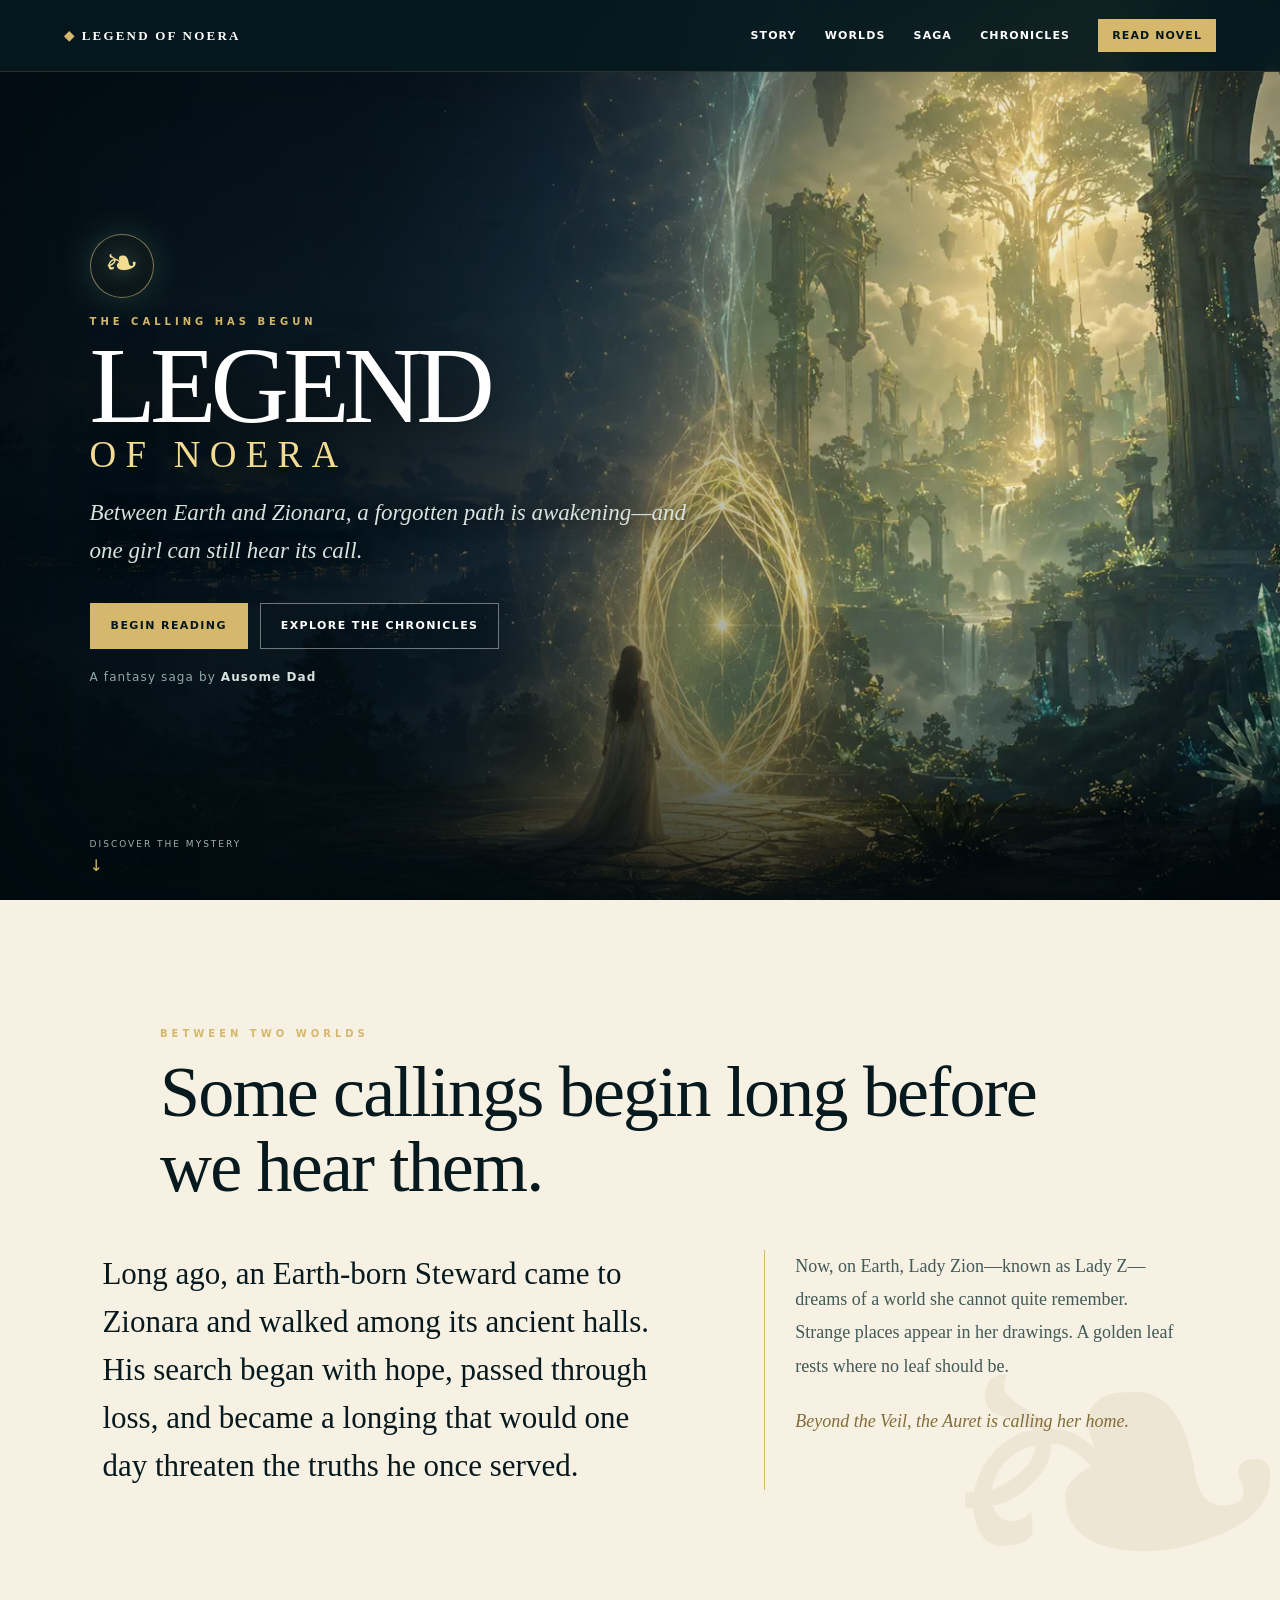
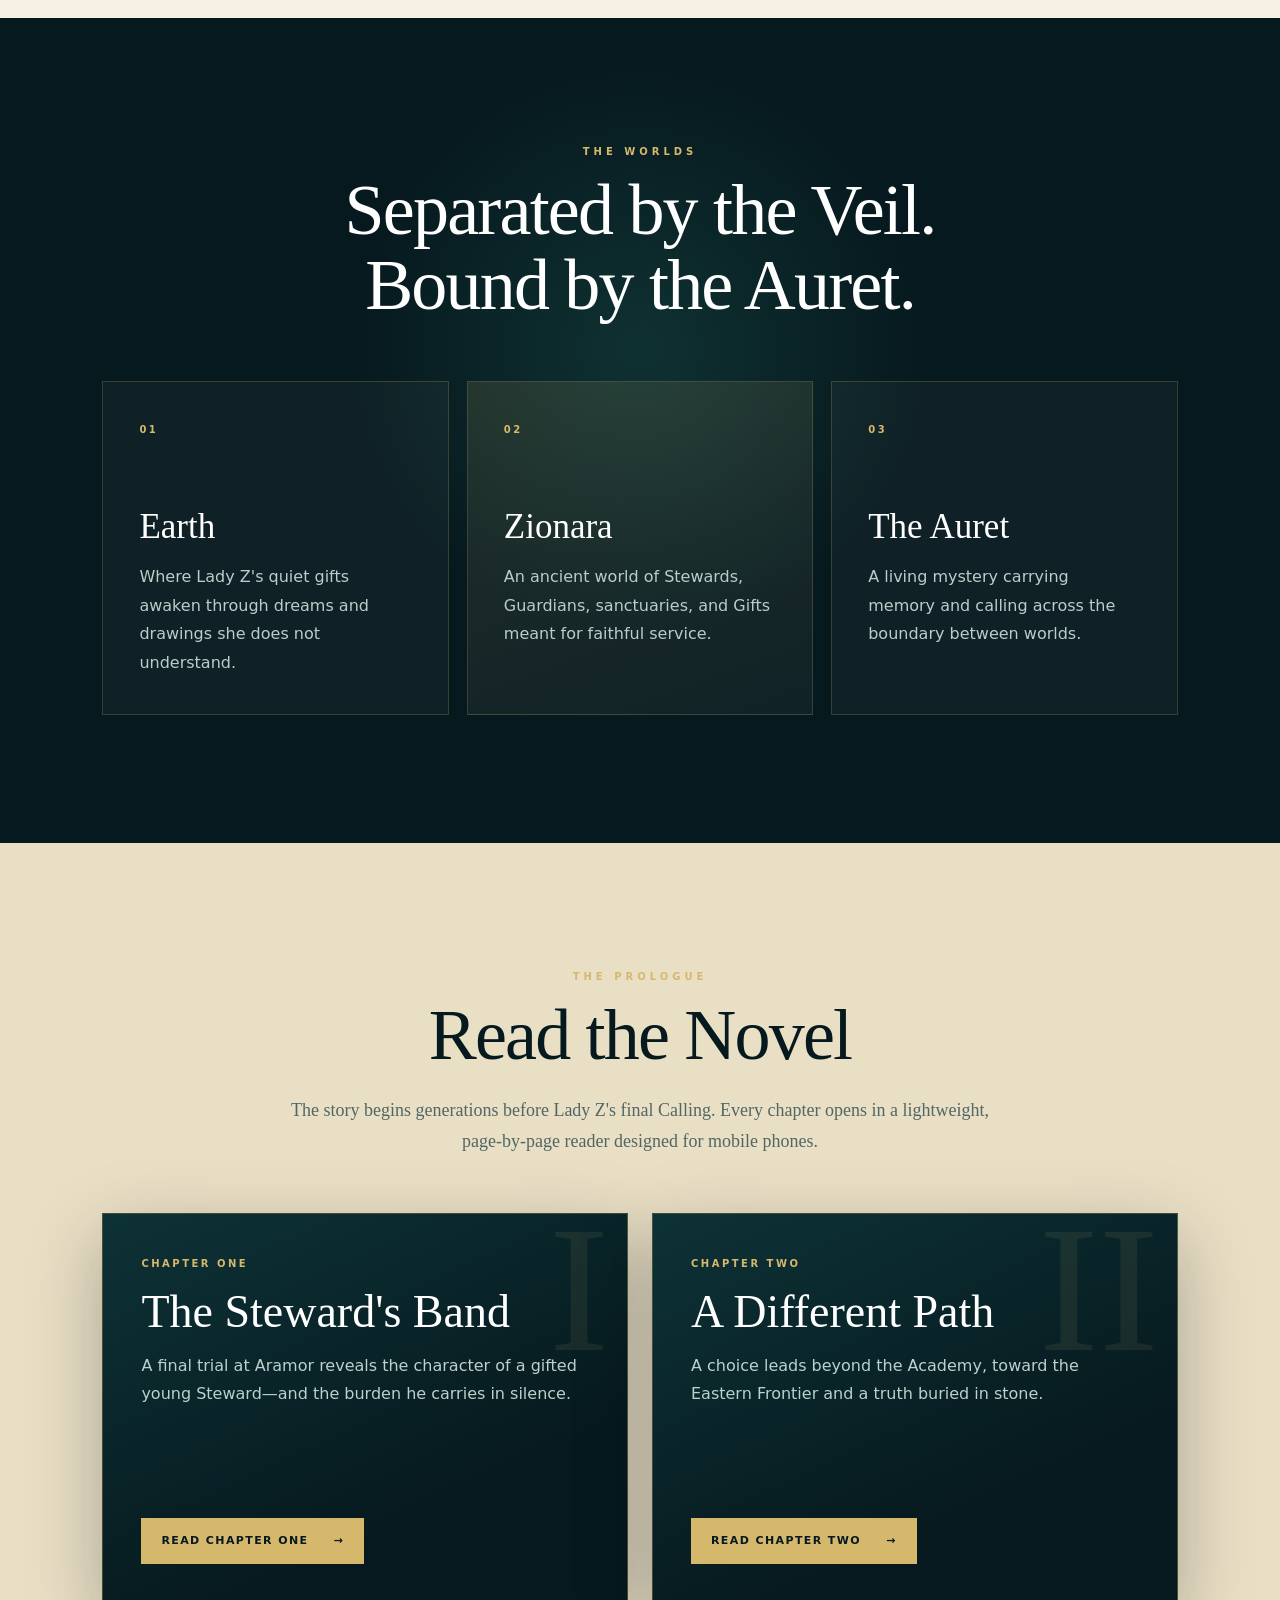
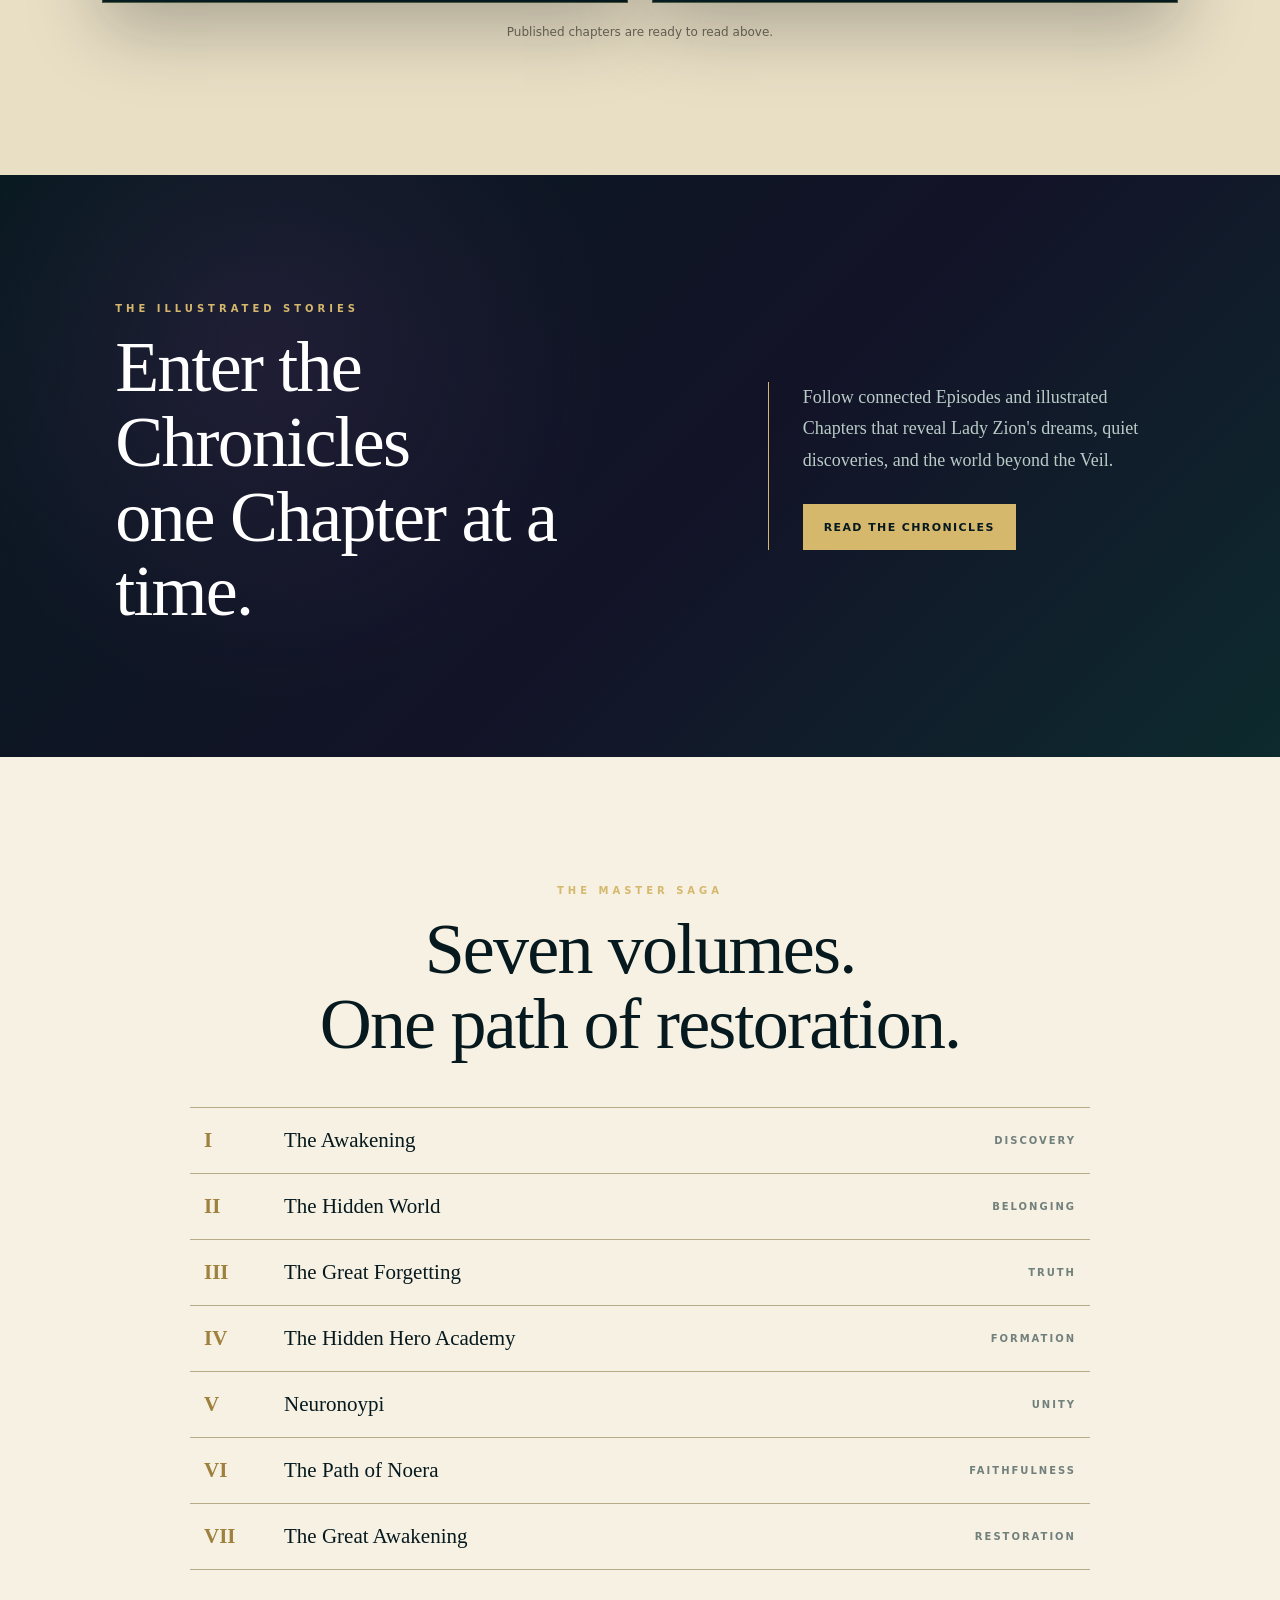
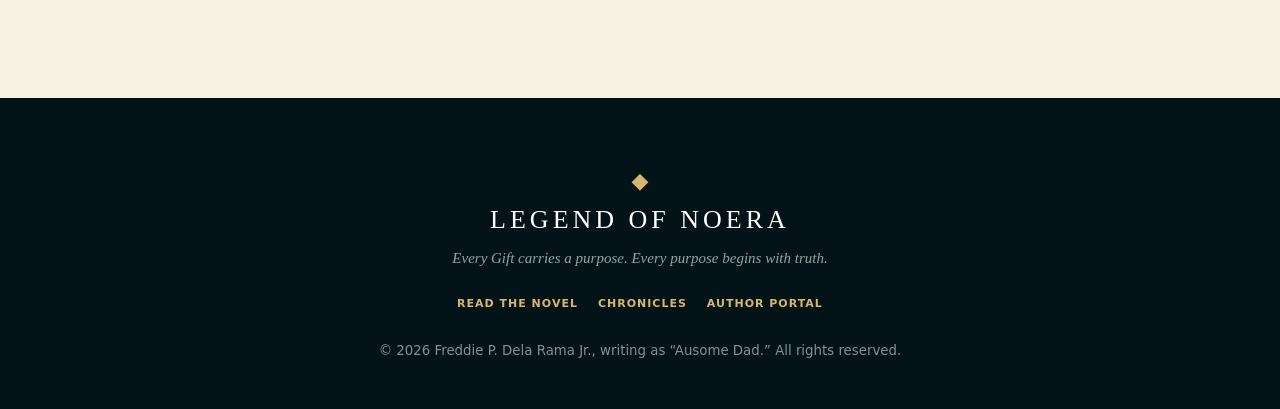
<file: index.html>
<!doctype html>
<html lang="en">
<head>
  <meta charset="utf-8">
  <meta name="viewport" content="width=device-width,initial-scale=1,viewport-fit=cover">
  <meta name="theme-color" content="#06191e">
  <meta name="description" content="The official website of Legend of Noera, a fantasy saga by Ausome Dad.">
  <title>Legend of Noera — Official Website</title>
  <link rel="preload" href="assets/hero-auret-calling-v2.svg" as="image" type="image/svg+xml">
  <link rel="stylesheet" href="styles.css?v=20260713-3">
  <link rel="stylesheet" href="reader-fixes.css?v=20260713-3">
</head>
<body>
  <a class="skip-link" href="#main">Skip to the story</a>

  <header class="site-header">
    <a class="brand" href="#home" aria-label="Legend of Noera home"><span>◆</span> LEGEND OF NOERA</a>
    <nav aria-label="Main navigation">
      <a href="#story">Story</a>
      <a href="#worlds">Worlds</a>
      <a href="#saga">Saga</a>
      <a href="comic.html">Chronicles</a>
      <a class="nav-read" href="#read">Read Novel</a>
    </nav>
  </header>

  <main id="main">
    <section id="home" class="hero">
      <div class="hero-content">
        <div class="auret" aria-hidden="true"><span>❧</span></div>
        <p class="eyebrow">THE CALLING HAS BEGUN</p>
        <h1>LEGEND <span>OF NOERA</span></h1>
        <p class="lead">Between Earth and Zionara, a forgotten path is awakening—and one girl can still hear its call.</p>
        <div class="hero-actions">
          <a class="button" href="#read">Begin Reading</a>
          <a class="ghost" href="comic.html">Explore the Chronicles</a>
        </div>
        <p class="author-credit">A fantasy saga by <strong>Ausome Dad</strong></p>
      </div>
      <a class="scroll-cue" href="#story" aria-label="Continue to story">Discover the mystery <span>↓</span></a>
    </section>

    <section id="story" class="story-section light">
      <div class="section-heading">
        <p class="eyebrow">BETWEEN TWO WORLDS</p>
        <h2>Some callings begin long before we hear them.</h2>
      </div>
      <div class="story-grid">
        <p class="story-lead">Long ago, an Earth-born Steward came to Zionara and walked among its ancient halls. His search began with hope, passed through loss, and became a longing that would one day threaten the truths he once served.</p>
        <div class="story-copy">
          <p>Now, on Earth, Lady Zion—known as Lady Z—dreams of a world she cannot quite remember. Strange places appear in her drawings. A golden leaf rests where no leaf should be.</p>
          <p>Beyond the Veil, the Auret is calling her home.</p>
        </div>
      </div>
    </section>

    <section id="worlds" class="worlds-section dark">
      <div class="section-heading center">
        <p class="eyebrow">THE WORLDS</p>
        <h2>Separated by the Veil.<br>Bound by the Auret.</h2>
      </div>
      <div class="cards">
        <article><b>01</b><h3>Earth</h3><p>Where Lady Z's quiet gifts awaken through dreams and drawings she does not understand.</p></article>
        <article class="featured-card"><b>02</b><h3>Zionara</h3><p>An ancient world of Stewards, Guardians, sanctuaries, and Gifts meant for faithful service.</p></article>
        <article><b>03</b><h3>The Auret</h3><p>A living mystery carrying memory and calling across the boundary between worlds.</p></article>
      </div>
    </section>

    <section id="read" class="read-section">
      <div class="section-heading center">
        <p class="eyebrow">THE PROLOGUE</p>
        <h2>Read the Novel</h2>
        <p>The story begins generations before Lady Z's final Calling. Every chapter opens in a lightweight, page-by-page reader designed for mobile phones.</p>
      </div>
      <div class="books" aria-live="polite">
        <article>
          <div class="book-number">I</div>
          <div><b>CHAPTER ONE</b><h3>The Steward's Band</h3><p>A final trial at Aramor reveals the character of a gifted young Steward—and the burden he carries in silence.</p></div>
          <button data-chapter="1" type="button">Read Chapter One <span>→</span></button>
        </article>
        <article>
          <div class="book-number">II</div>
          <div><b>CHAPTER TWO</b><h3>A Different Path</h3><p>A choice leads beyond the Academy, toward the Eastern Frontier and a truth buried in stone.</p></div>
          <button data-chapter="2" type="button">Read Chapter Two <span>→</span></button>
        </article>
      </div>
      <p id="chapter-discovery-status" class="discovery-status" role="status">Checking for newly published chapters…</p>
    </section>

    <section class="comic-invite dark">
      <div>
        <p class="eyebrow">THE ILLUSTRATED STORIES</p>
        <h2>Enter the Chronicles<br>one Chapter at a time.</h2>
      </div>
      <div>
        <p>Follow connected Episodes and illustrated Chapters that reveal Lady Zion's dreams, quiet discoveries, and the world beyond the Veil.</p>
        <a class="button" href="comic.html">Read the Chronicles</a>
      </div>
    </section>

    <section id="saga" class="saga-section light">
      <div class="section-heading center">
        <p class="eyebrow">THE MASTER SAGA</p>
        <h2>Seven volumes.<br>One path of restoration.</h2>
      </div>
      <div class="volumes">
        <p><b>I</b><span>The Awakening</span><small>Discovery</small></p>
        <p><b>II</b><span>The Hidden World</span><small>Belonging</small></p>
        <p><b>III</b><span>The Great Forgetting</span><small>Truth</small></p>
        <p><b>IV</b><span>The Hidden Hero Academy</span><small>Formation</small></p>
        <p><b>V</b><span>Neuronoypi</span><small>Unity</small></p>
        <p><b>VI</b><span>The Path of Noera</span><small>Faithfulness</small></p>
        <p><b>VII</b><span>The Great Awakening</span><small>Restoration</small></p>
      </div>
    </section>
  </main>

  <dialog id="reader" aria-labelledby="chapter-title">
    <div class="reader-shell">
      <div class="reader-head">
        <div><small id="chapter-label">CHAPTER</small><h2 id="chapter-title">Opening manuscript</h2></div>
        <button id="close" class="icon-button" type="button" aria-label="Close reader">×</button>
      </div>

      <div class="audio-panel" aria-label="Audio narration controls">
        <div class="audio-field">
          <label for="voice">Narrator</label>
          <select id="voice">
            <option value="female-warm">Female — Warm</option>
            <option value="female-clear">Female — Clear</option>
            <option value="male-deep">Male — Deep</option>
            <option value="male-gentle">Male — Gentle</option>
          </select>
        </div>
        <div class="audio-field speed-field">
          <label for="speed">Speed</label>
          <select id="speed">
            <option value="0.8">0.8×</option>
            <option value="0.9" selected>0.9×</option>
            <option value="1">1×</option>
            <option value="1.15">1.15×</option>
          </select>
        </div>
        <div class="audio-buttons">
          <button id="listen" type="button">▶ Listen</button>
          <button id="pause" type="button">Pause</button>
          <button id="stop" type="button">Stop</button>
        </div>
        <label class="auto-next"><input id="auto-next" type="checkbox"> Continue automatically</label>
        <small id="voice-note" role="status">Choose a narrator, then press Listen.</small>
      </div>

      <article id="page-text" tabindex="0"><p>Opening the manuscript…</p></article>

      <div class="pager">
        <button id="prev" type="button">← Previous</button>
        <span id="page-count" aria-live="polite">PART 1</span>
        <button id="next" type="button">Next →</button>
      </div>
    </div>
  </dialog>

  <footer>
    <div class="footer-mark">◆</div>
    <h2>LEGEND OF NOERA</h2>
    <p>Every Gift carries a purpose. Every purpose begins with truth.</p>
    <div class="footer-links"><a href="#read">Read the Novel</a><a href="comic.html">Chronicles</a><a href="author.html">Author Portal</a></div>
    <small>© 2026 Freddie P. Dela Rama Jr., writing as “Ausome Dad.” All rights reserved.</small>
  </footer>

  <noscript><p class="noscript">JavaScript is required to open the chapter reader. Please enable it and reload the page.</p></noscript>
  <script src="app.js?v=20260713-2" defer></script>
</body>
</html>
</file>
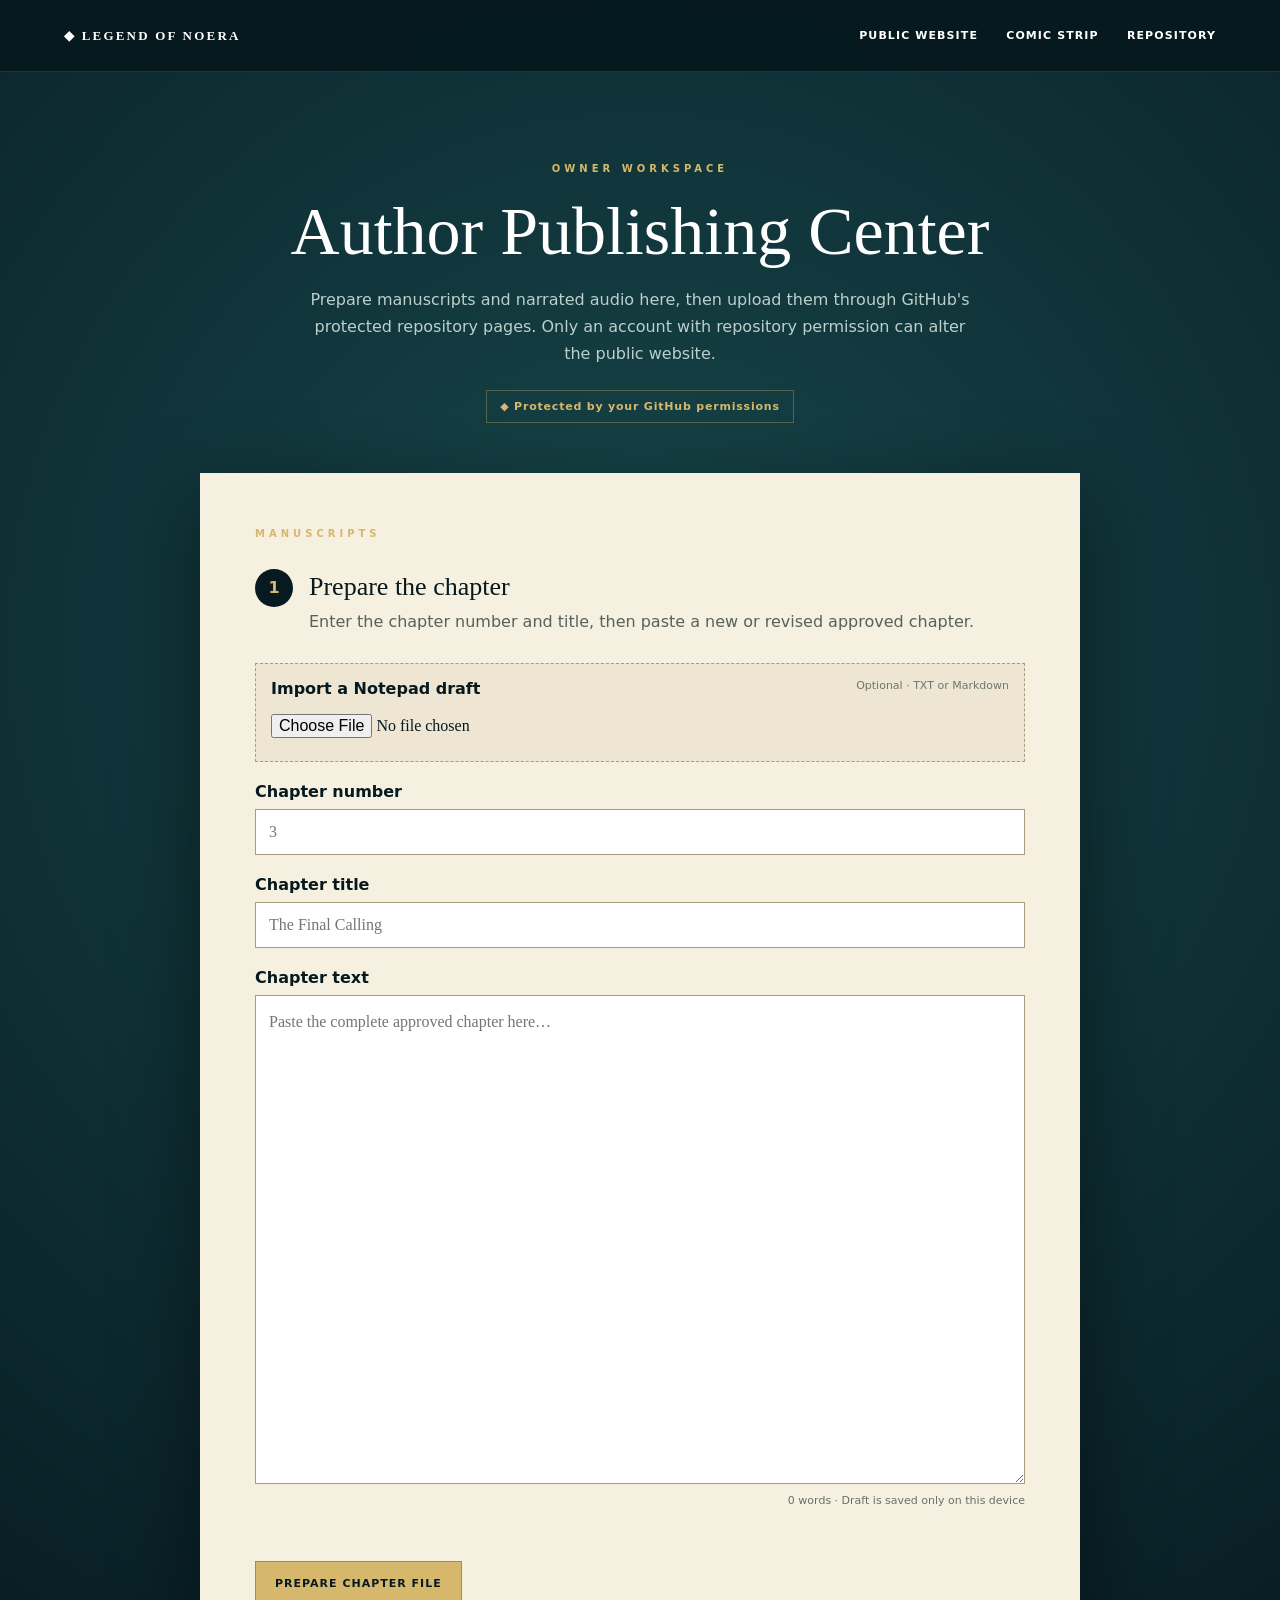
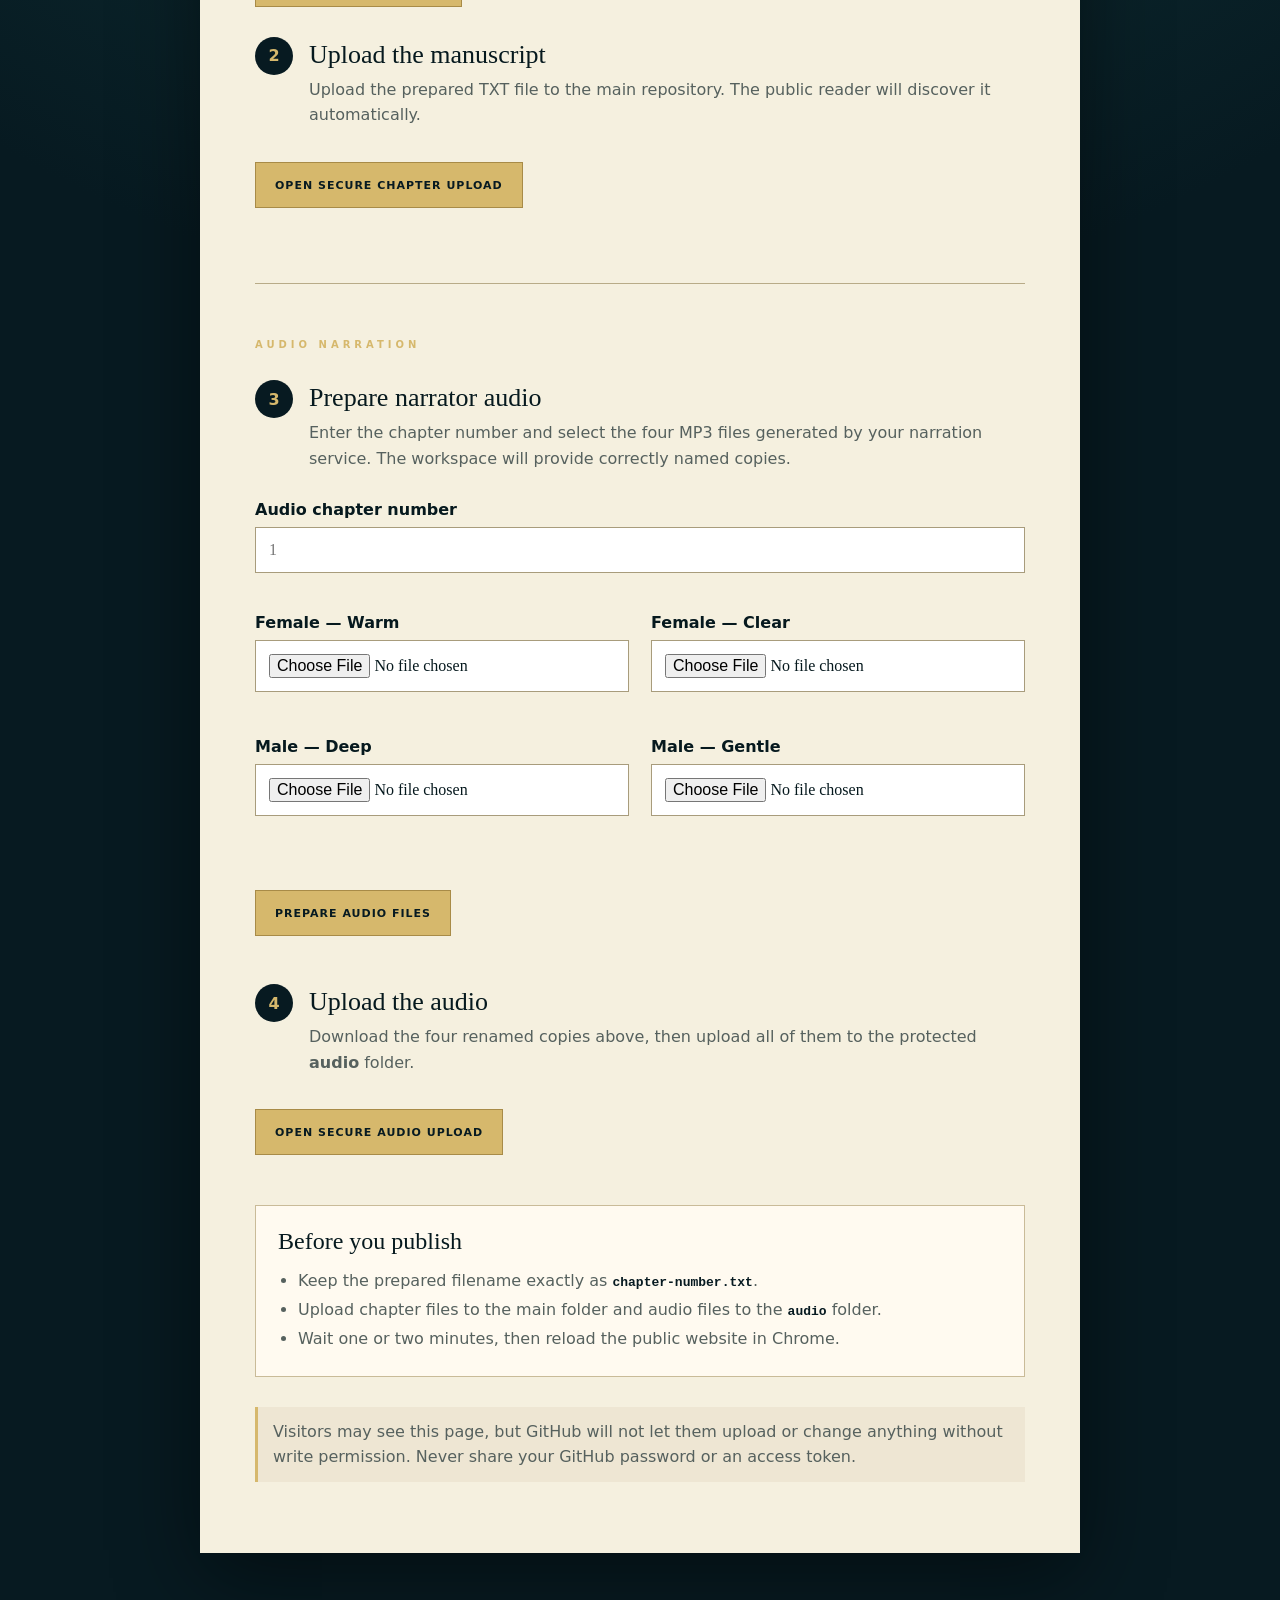
<file: author.html>
<!doctype html>
<html lang="en">
<head>
  <meta charset="utf-8">
  <meta name="viewport" content="width=device-width,initial-scale=1">
  <meta name="theme-color" content="#071a21">
  <meta name="description" content="Private publishing tools for the author of Legend of Noera.">
  <title>Author Workspace — Legend of Noera</title>
  <link rel="stylesheet" href="styles.css?v=20260713-2">
  <link rel="stylesheet" href="author.css?v=20260713-2">
  <link rel="stylesheet" href="author-audio.css?v=20260713-2">
</head>
<body class="author-page">
  <header><a href="index.html">◆ LEGEND OF NOERA</a><nav><a href="index.html">Public Website</a><a href="comic.html">Comic Strip</a><a href="https://github.com/jongpogi87/Legend-Of-Noera">Repository</a></nav></header>
  <main class="author-shell">
    <section class="author-hero">
      <p class="eyebrow">OWNER WORKSPACE</p>
      <h1>Author Publishing Center</h1>
      <p>Prepare manuscripts and narrated audio here, then upload them through GitHub's protected repository pages. Only an account with repository permission can alter the public website.</p>
      <div class="owner-badge">◆ Protected by your GitHub permissions</div>
    </section>
    <section class="author-panel">
      <p class="eyebrow">MANUSCRIPTS</p>
      <div class="author-step"><b>1</b><div><h2>Prepare the chapter</h2><p>Enter the chapter number and title, then paste a new or revised approved chapter.</p></div></div>
      <label class="import-label">Import a Notepad draft <span>Optional · TXT or Markdown</span><input id="author-import" type="file" accept=".txt,.md,text/plain,text/markdown"></label>
      <label>Chapter number<input id="author-number" type="number" min="1" step="1" placeholder="3"></label>
      <label>Chapter title<input id="author-title" type="text" placeholder="The Final Calling"></label>
      <label>Chapter text<textarea id="author-text" rows="18" placeholder="Paste the complete approved chapter here…"></textarea></label>
      <p id="author-count" class="author-count">0 words · Draft is saved only on this device</p>
      <p id="author-message" role="status"></p>
      <button id="download-chapter" class="author-action" type="button">Prepare Chapter File</button>
      <div class="author-step"><b>2</b><div><h2>Upload the manuscript</h2><p>Upload the prepared TXT file to the main repository. The public reader will discover it automatically.</p></div></div>
      <a class="author-action upload-link" href="https://github.com/jongpogi87/Legend-Of-Noera/upload/main" target="_blank" rel="noopener">Open Secure Chapter Upload</a>

      <hr class="author-divider">
      <p class="eyebrow">AUDIO NARRATION</p>
      <div class="author-step"><b>3</b><div><h2>Prepare narrator audio</h2><p>Enter the chapter number and select the four MP3 files generated by your narration service. The workspace will provide correctly named copies.</p></div></div>
      <label>Audio chapter number<input id="audio-number" type="number" min="1" step="1" placeholder="1"></label>
      <div class="audio-files">
        <label>Female — Warm<input data-audio-profile="female-warm" type="file" accept=".mp3,audio/mpeg"></label>
        <label>Female — Clear<input data-audio-profile="female-clear" type="file" accept=".mp3,audio/mpeg"></label>
        <label>Male — Deep<input data-audio-profile="male-deep" type="file" accept=".mp3,audio/mpeg"></label>
        <label>Male — Gentle<input data-audio-profile="male-gentle" type="file" accept=".mp3,audio/mpeg"></label>
      </div>
      <p id="audio-message" role="status"></p>
      <button id="prepare-audio" class="author-action" type="button">Prepare Audio Files</button>
      <div id="audio-downloads" class="audio-downloads"></div>
      <div class="author-step"><b>4</b><div><h2>Upload the audio</h2><p>Download the four renamed copies above, then upload all of them to the protected <strong>audio</strong> folder.</p></div></div>
      <a class="author-action upload-link" href="https://github.com/jongpogi87/Legend-Of-Noera/upload/main/audio" target="_blank" rel="noopener">Open Secure Audio Upload</a>
      <div class="publishing-checklist">
        <h2>Before you publish</h2>
        <ul>
          <li>Keep the prepared filename exactly as <code>chapter-number.txt</code>.</li>
          <li>Upload chapter files to the main folder and audio files to the <code>audio</code> folder.</li>
          <li>Wait one or two minutes, then reload the public website in Chrome.</li>
        </ul>
      </div>
      <p class="author-note">Visitors may see this page, but GitHub will not let them upload or change anything without write permission. Never share your GitHub password or an access token.</p>
    </section>
  </main>
  <script>
    const numberInput = document.querySelector("#author-number");
    const titleInput = document.querySelector("#author-title");
    const textInput = document.querySelector("#author-text");
    const message = document.querySelector("#author-message");
    const count = document.querySelector("#author-count");
    const importInput = document.querySelector("#author-import");
    const draftKey = "noeraAuthorDraft";

    function updateCount() {
      const words = textInput.value.trim() ? textInput.value.trim().split(/\s+/).length : 0;
      count.textContent = words.toLocaleString() + " words · Draft is saved only on this device";
    }

    function saveDraft() {
      try {
        localStorage.setItem(draftKey, JSON.stringify({ number: numberInput.value, title: titleInput.value, text: textInput.value }));
      } catch {}
      updateCount();
    }

    try {
      const saved = JSON.parse(localStorage.getItem(draftKey) || "null");
      if (saved) {
        numberInput.value = saved.number || "";
        titleInput.value = saved.title || "";
        textInput.value = saved.text || "";
      }
    } catch {}
    updateCount();
    [numberInput, titleInput, textInput].forEach((input) => input.addEventListener("input", saveDraft));

    importInput.addEventListener("change", async () => {
      const file = importInput.files[0];
      if (!file) return;
      try {
        const imported = (await file.text()).replace(/^\uFEFF/, "");
        const firstLine = imported.split(/\r?\n/).find((line) => line.trim()) || "";
        const chapterMatch = firstLine.match(/chapter\s+(\d+)\s*[:\-]?\s*(.*)/i);
        if (chapterMatch) {
          numberInput.value = chapterMatch[1];
          if (!titleInput.value && chapterMatch[2]) titleInput.value = chapterMatch[2].trim();
          textInput.value = imported.replace(firstLine, "").trimStart();
        } else {
          textInput.value = imported;
        }
        saveDraft();
        message.textContent = file.name + " was imported. Review it before preparing the chapter file.";
      } catch {
        message.textContent = "The draft could not be read. Please save it as a UTF-8 TXT file and try again.";
      }
    });

    document.querySelector("#download-chapter").addEventListener("click", () => {
      const number = Number(numberInput.value);
      const title = titleInput.value.trim();
      const body = textInput.value.trim();
      if (!Number.isInteger(number) || number < 1 || !title || !body) {
        message.textContent = "Please provide the chapter number, title, and complete chapter text.";
        return;
      }
      const contents = "CHAPTER " + number + ": " + title + "\n\n" + body + "\n\nCopyright © 2026 Freddie P. Dela Rama Jr., writing as “Ausome Dad.”\nAll rights reserved.\n";
      const link = document.createElement("a");
      link.href = URL.createObjectURL(new Blob([contents], { type: "text/plain;charset=utf-8" }));
      link.download = "chapter-" + number + ".txt";
      link.click();
      message.textContent = "chapter-" + number + ".txt is ready. Continue to the secure GitHub upload.";
    });
    document.querySelector("#prepare-audio").addEventListener("click", () => {
      const chapter = Number(document.querySelector("#audio-number").value);
      const inputs = [...document.querySelectorAll("[data-audio-profile]")];
      const status = document.querySelector("#audio-message");
      const downloads = document.querySelector("#audio-downloads");
      downloads.replaceChildren();
      if (!Number.isInteger(chapter) || chapter < 1) {
        status.textContent = "Please enter a valid chapter number.";
        return;
      }
      if (inputs.some((input) => !input.files[0])) {
        status.textContent = "Please select all four MP3 narrator files.";
        return;
      }
      inputs.forEach((input) => {
        const profile = input.dataset.audioProfile;
        const link = document.createElement("a");
        link.href = URL.createObjectURL(input.files[0]);
        link.download = "chapter-" + chapter + "-" + profile + ".mp3";
        link.textContent = "Download " + profile.replace("-", " — ");
        link.className = "audio-download";
        downloads.append(link);
      });
      status.textContent = "The four files are ready. Download each renamed copy, then continue to the secure audio upload.";
    });
  </script>
</body>
</html>
</file>
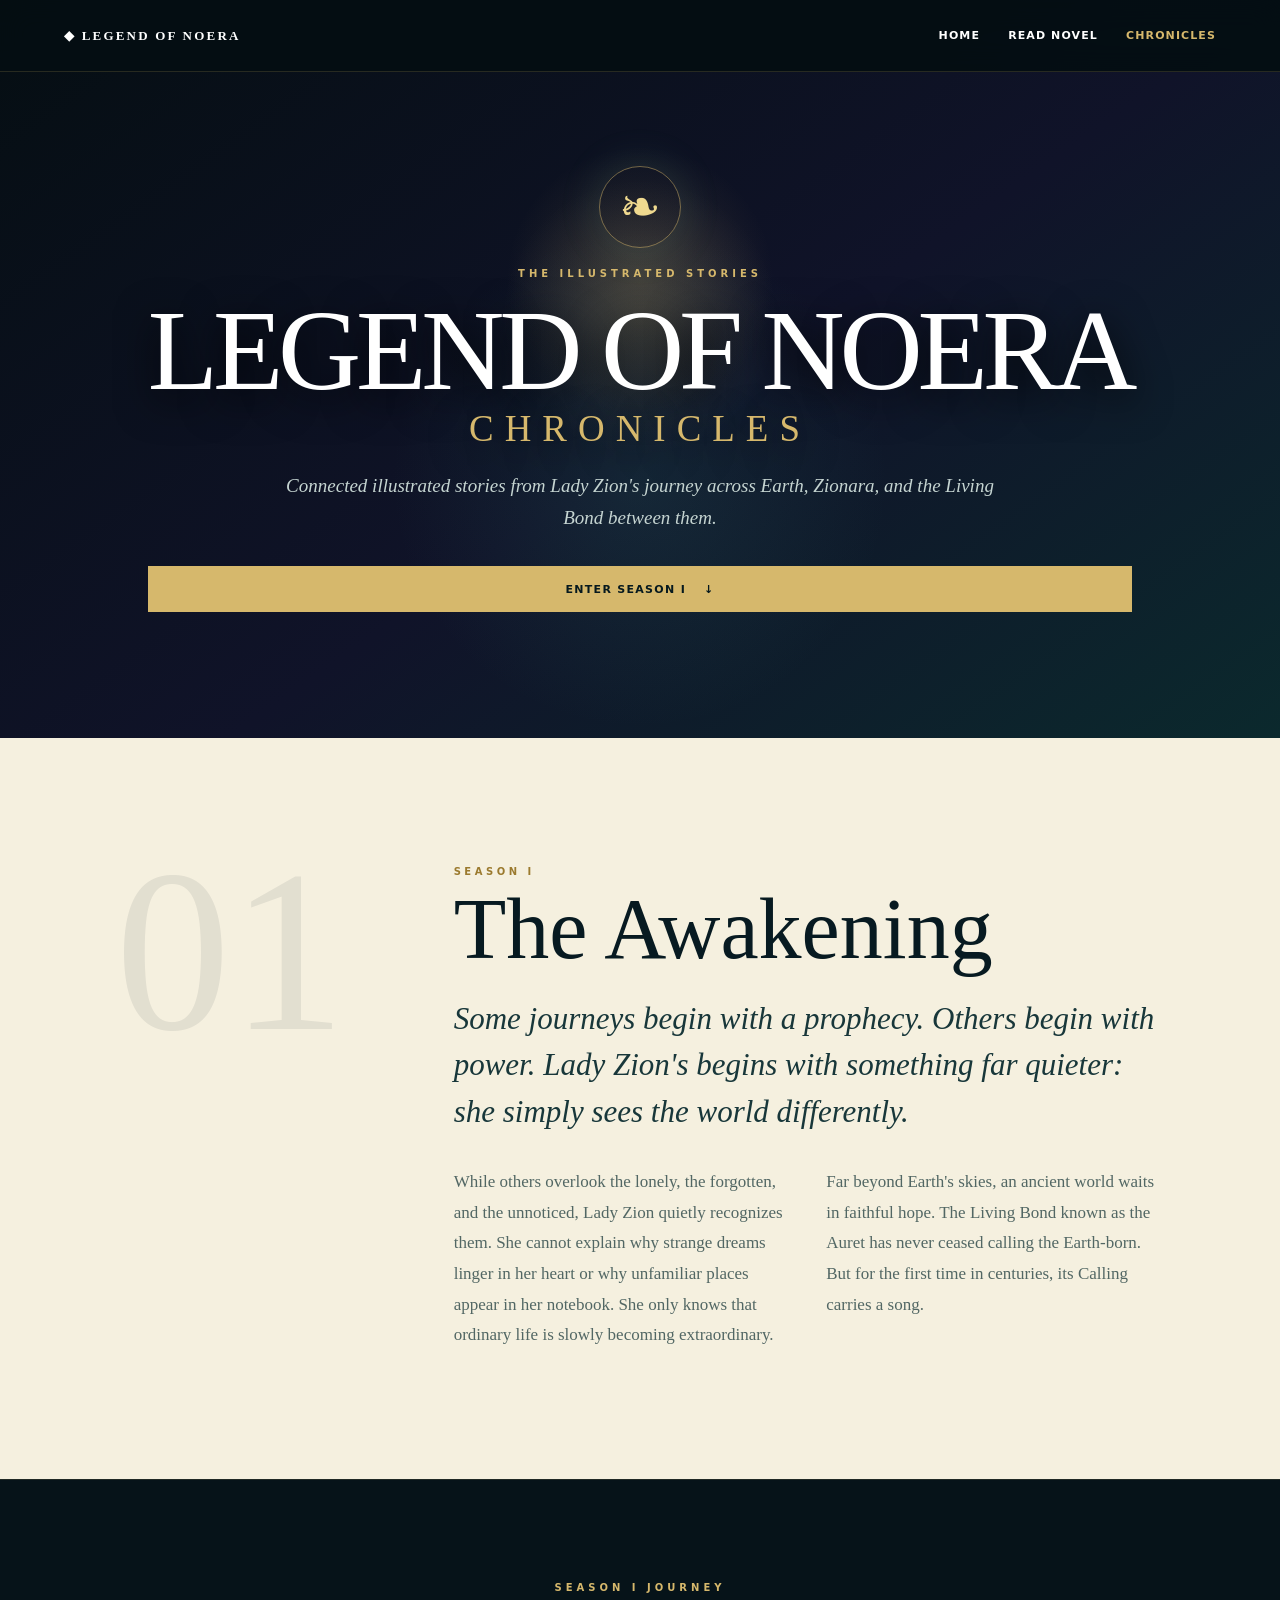
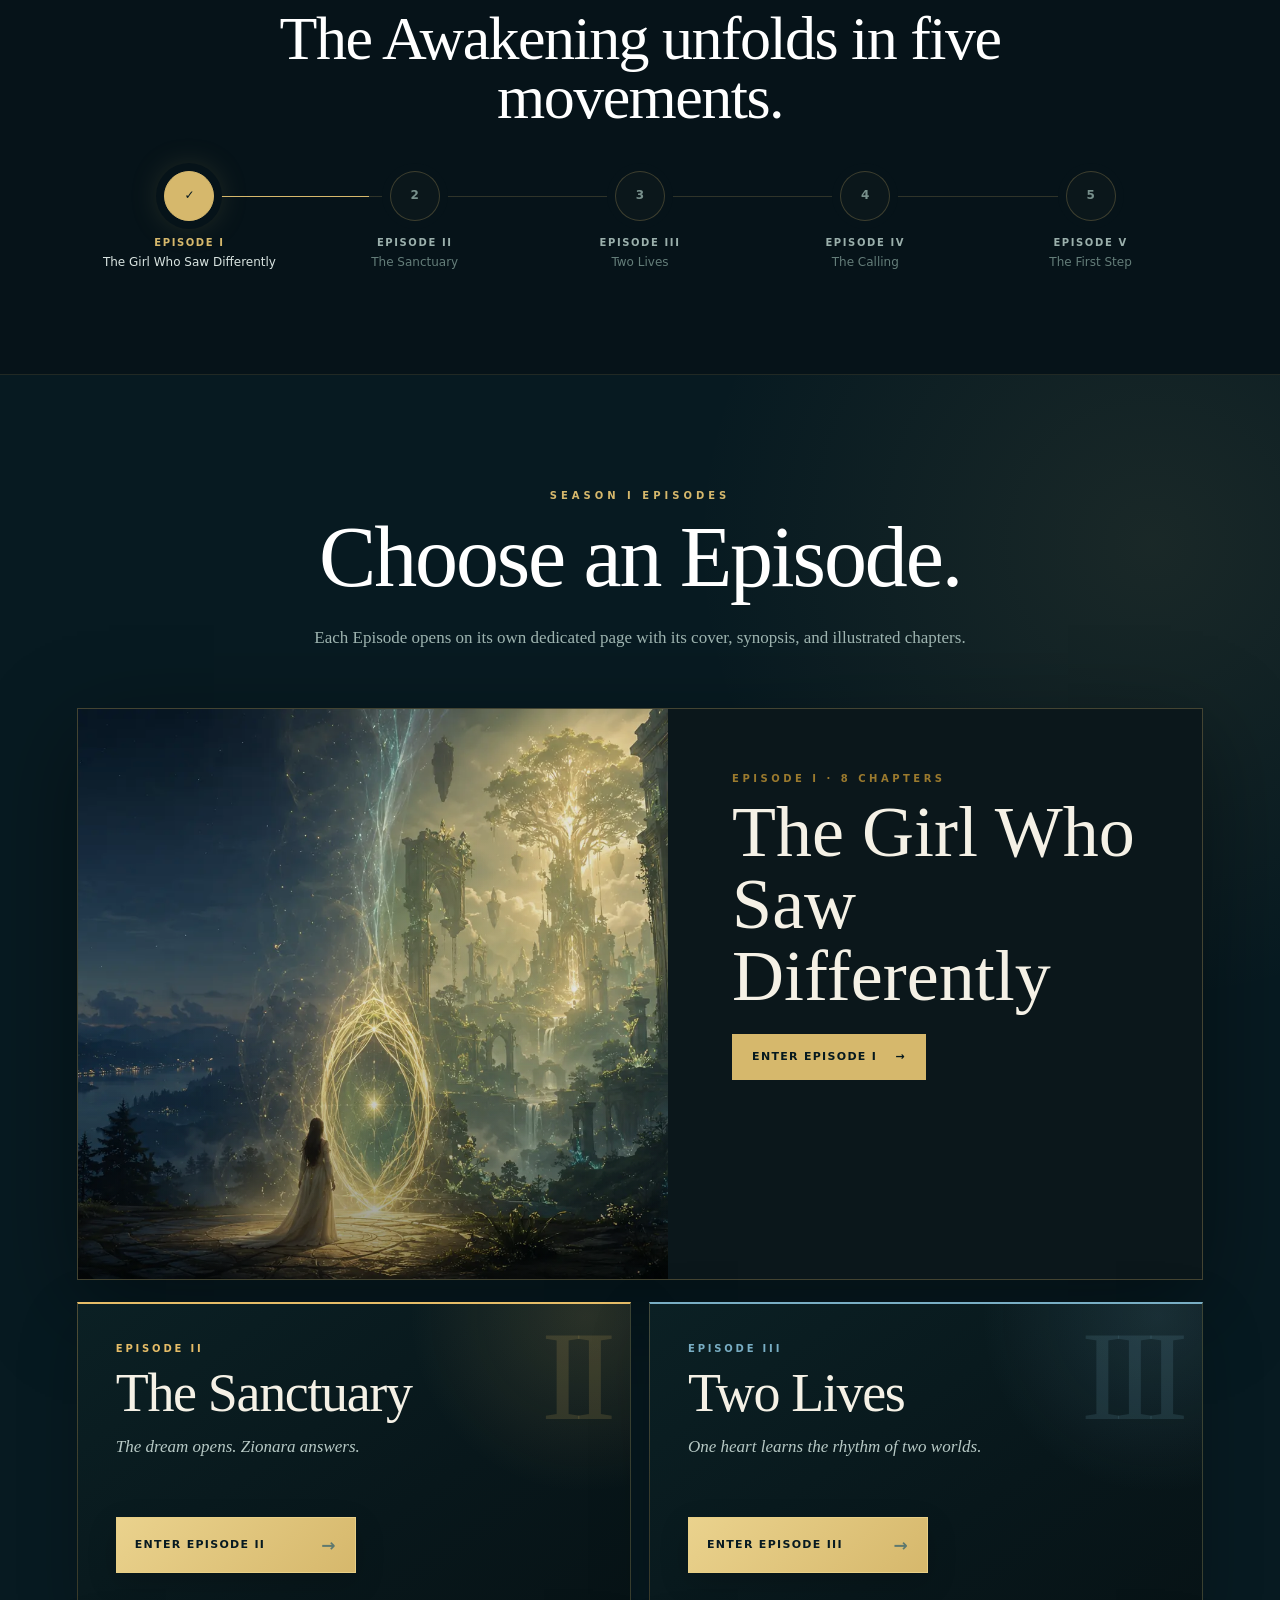
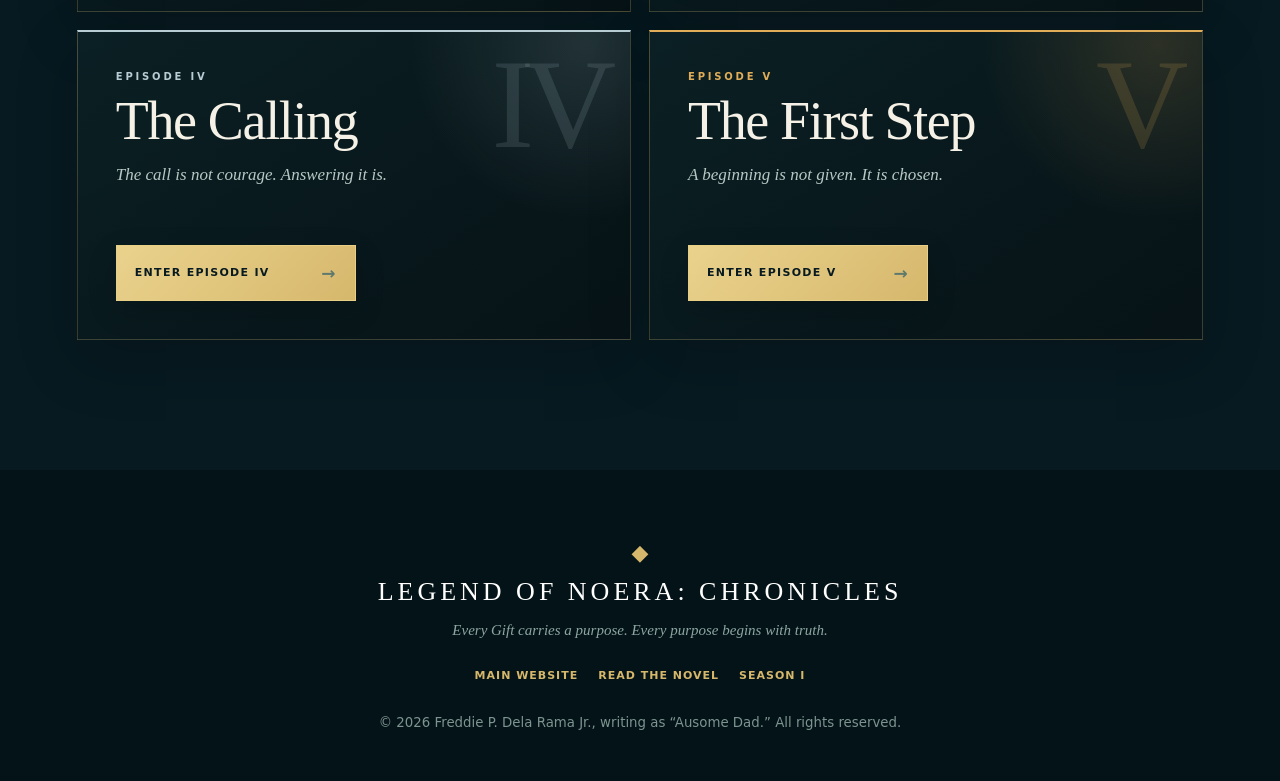
<file: comic.html>
<!doctype html>
<html lang="en">
<head>
  <meta charset="utf-8">
  <meta name="viewport" content="width=device-width,initial-scale=1,viewport-fit=cover">
  <meta name="theme-color" content="#050e12">
  <meta name="description" content="Explore Legend of Noera: Chronicles, beginning with Season I — The Awakening.">
  <title>Legend of Noera: Chronicles — Season I</title>
  <link rel="stylesheet" href="styles.css?v=20260714-1">
  <link rel="stylesheet" href="comic.css?v=20260714-landing-3">
  <link rel="stylesheet" href="chronicles-refined.css?v=20260714-landing-9">
</head>
<body class="comic-page chronicles-home">
  <a class="skip-link" href="#chronicles">Skip to the Chronicles</a>

  <header>
    <a href="index.html">◆ LEGEND OF NOERA</a>
    <nav aria-label="Main navigation">
      <a href="index.html">Home</a>
      <a href="index.html#read">Read Novel</a>
      <a href="comic.html" aria-current="page">Chronicles</a>
    </nav>
  </header>

  <main id="chronicles">
    <section class="chronicles-hero">
      <div class="auret-glow" aria-hidden="true"></div>
      <div class="chronicles-mark" aria-hidden="true">❧</div>
      <p class="eyebrow">THE ILLUSTRATED STORIES</p>
      <h1>LEGEND OF NOERA <span>CHRONICLES</span></h1>
      <p>Connected illustrated stories from Lady Zion's journey across Earth, Zionara, and the Living Bond between them.</p>
      <a class="comic-start" href="#season-one">Enter Season I <span>↓</span></a>
    </section>

    <section id="season-one" class="season-section" aria-labelledby="season-one-title">
      <div class="season-number" aria-hidden="true">01</div>
      <div class="season-copy">
        <p class="season-kicker">SEASON I</p>
        <h2 id="season-one-title">The Awakening</h2>
        <p class="season-lead">Some journeys begin with a prophecy. Others begin with power. Lady Zion's begins with something far quieter: she simply sees the world differently.</p>
        <div class="season-introduction">
          <p>While others overlook the lonely, the forgotten, and the unnoticed, Lady Zion quietly recognizes them. She cannot explain why strange dreams linger in her heart or why unfamiliar places appear in her notebook. She only knows that ordinary life is slowly becoming extraordinary.</p>
          <p>Far beyond Earth's skies, an ancient world waits in faithful hope. The Living Bond known as the Auret has never ceased calling the Earth-born. But for the first time in centuries, its Calling carries a song.</p>
        </div>
      </div>
    </section>

    <section class="season-progress-section" aria-labelledby="season-progress-title">
      <div class="section-heading compact-heading">
        <p class="eyebrow">SEASON I JOURNEY</p>
        <h2 id="season-progress-title">The Awakening unfolds in five movements.</h2>
      </div>
      <ol class="season-progress" aria-label="Season I episodes">
        <li class="is-complete"><a href="episode-1.html"><span class="progress-node">✓</span><span><strong>Episode I</strong>The Girl Who Saw Differently</span></a></li>
        <li class="is-available"><a href="episode-2.html"><span class="progress-node">2</span><span><strong>Episode II</strong>The Sanctuary</span></a></li>
        <li class="is-available"><a href="episode-3.html"><span class="progress-node">3</span><span><strong>Episode III</strong>Two Lives</span></a></li>
        <li class="is-available"><a href="episode-4.html"><span class="progress-node">4</span><span><strong>Episode IV</strong>The Calling</span></a></li>
        <li class="is-available"><a href="episode-5.html"><span class="progress-node">5</span><span><strong>Episode V</strong>The First Step</span></a></li>
      </ol>
    </section>

    <section class="episodes-section" aria-labelledby="episodes-title">
      <div class="section-heading">
        <p class="eyebrow">SEASON I EPISODES</p>
        <h2 id="episodes-title">Choose an Episode.</h2>
        <p>Each Episode opens on its own dedicated page with its cover, synopsis, and illustrated chapters.</p>
      </div>

      <article class="episode-card episode-card-featured">
        <a class="episode-art episode-cover-card" href="episode-1.html" aria-label="Open Episode I — The Girl Who Saw Differently">
          <img src="assets/hero-auret-calling-v2.svg" alt="Lady Zion standing between Earth and Zionara as the Auret begins to call.">
        </a>
        <div class="episode-card-copy">
          <p class="episode-kicker">EPISODE I · 8 CHAPTERS</p>
          <h3><a href="episode-1.html">The Girl Who Saw Differently</a></h3>
          <a class="episode-read" href="episode-1.html">Enter Episode I <span>→</span></a>
        </div>
      </article>

      <div class="coming-episodes" aria-label="Season I episodes">
        <article class="episode-available">
          <p>EPISODE II</p>
          <h3><a href="episode-2.html">The Sanctuary</a></h3>
          <span>The dream opens. Zionara answers.</span>
          <a class="episode-read" href="episode-2.html">Enter Episode II <span>→</span></a>
        </article>
        <article class="episode-available">
          <p>EPISODE III</p>
          <h3><a href="episode-3.html">Two Lives</a></h3>
          <span>One heart learns the rhythm of two worlds.</span>
          <a class="episode-read" href="episode-3.html">Enter Episode III <span>→</span></a>
        </article>
        <article class="episode-available">
          <p>EPISODE IV</p>
          <h3><a href="episode-4.html">The Calling</a></h3>
          <span>The call is not courage. Answering it is.</span>
          <a class="episode-read" href="episode-4.html">Enter Episode IV <span>→</span></a>
        </article>
        <article class="episode-available">
          <p>EPISODE V</p>
          <h3><a href="episode-5.html">The First Step</a></h3>
          <span>A beginning is not given. It is chosen.</span>
          <a class="episode-read" href="episode-5.html">Enter Episode V <span>→</span></a>
        </article>
      </div>
    </section>
  </main>

  <footer>
    <div class="footer-mark">◆</div>
    <h2>LEGEND OF NOERA: CHRONICLES</h2>
    <p>Every Gift carries a purpose. Every purpose begins with truth.</p>
    <div class="footer-links"><a href="index.html">Main Website</a><a href="index.html#read">Read the Novel</a><a href="#season-one">Season I</a></div>
    <small>© 2026 Freddie P. Dela Rama Jr., writing as “Ausome Dad.” All rights reserved.</small>
  </footer>
</body>
</html>
</file>
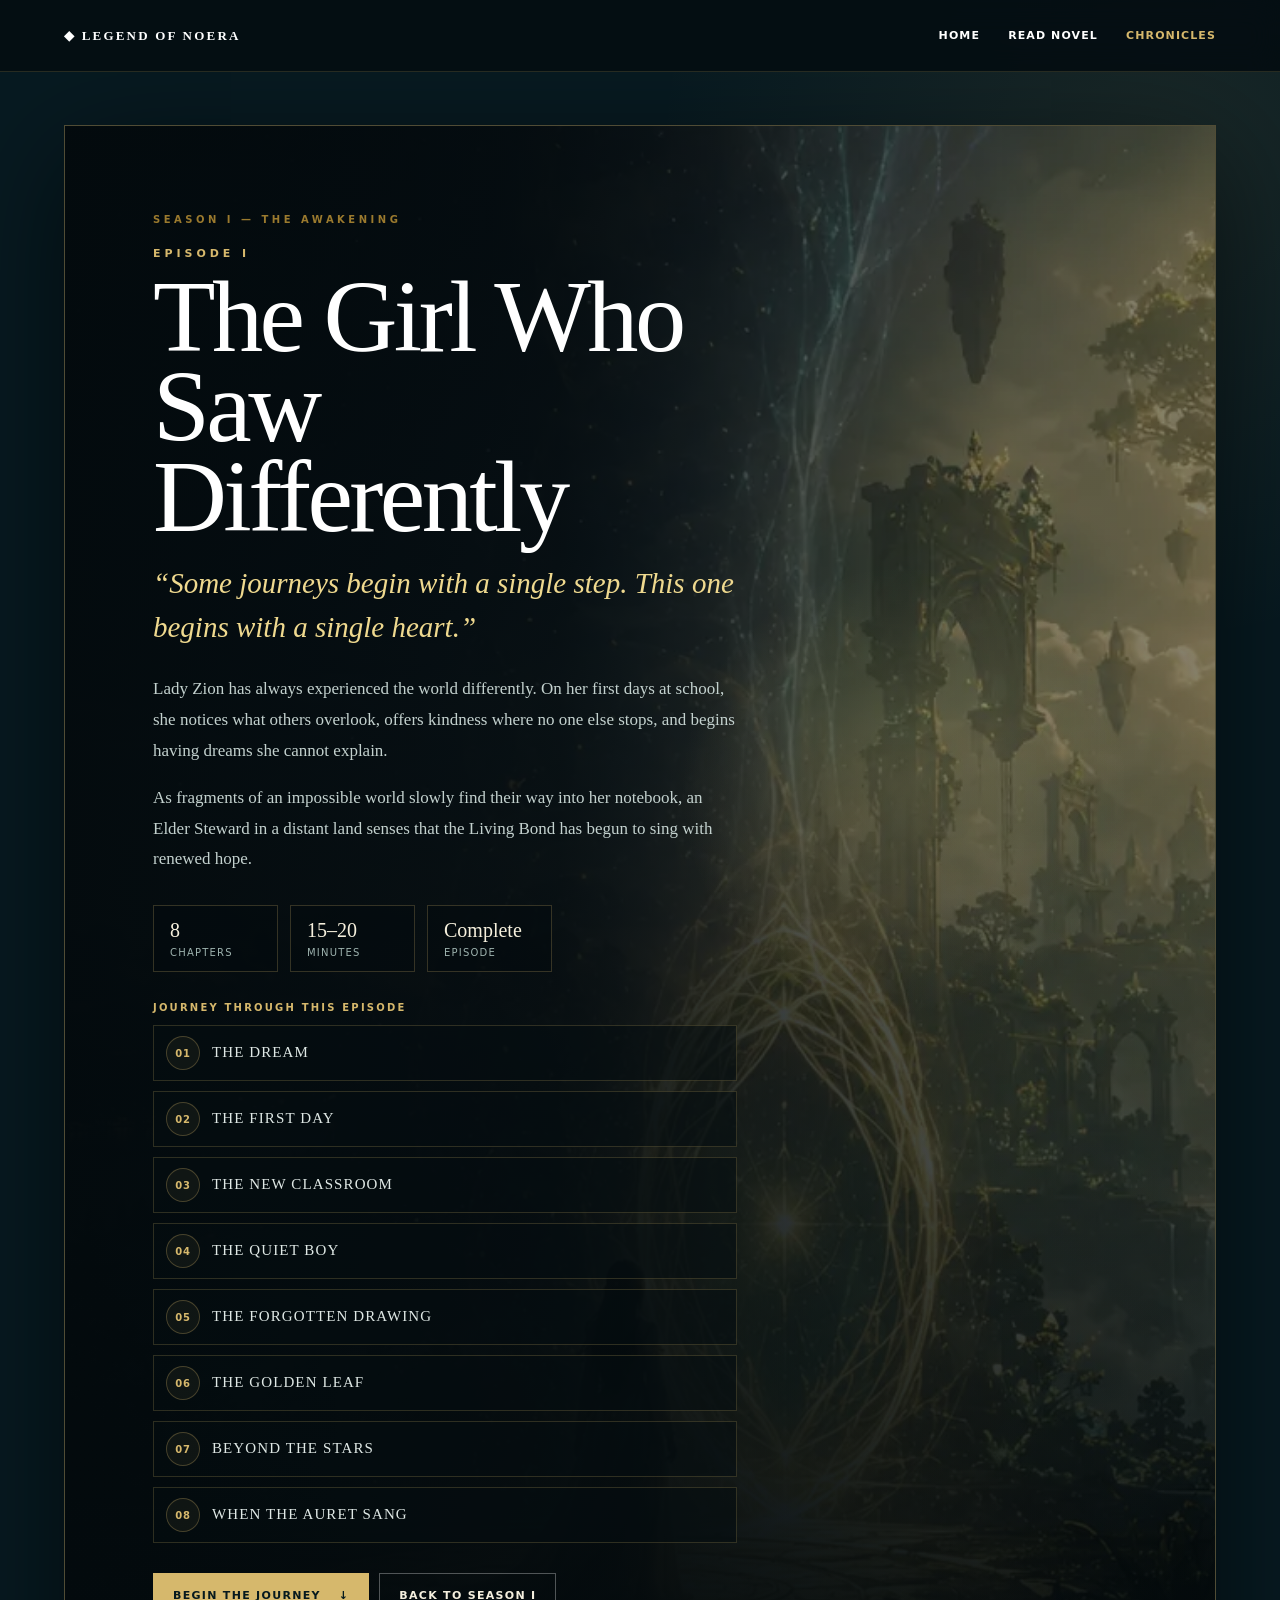
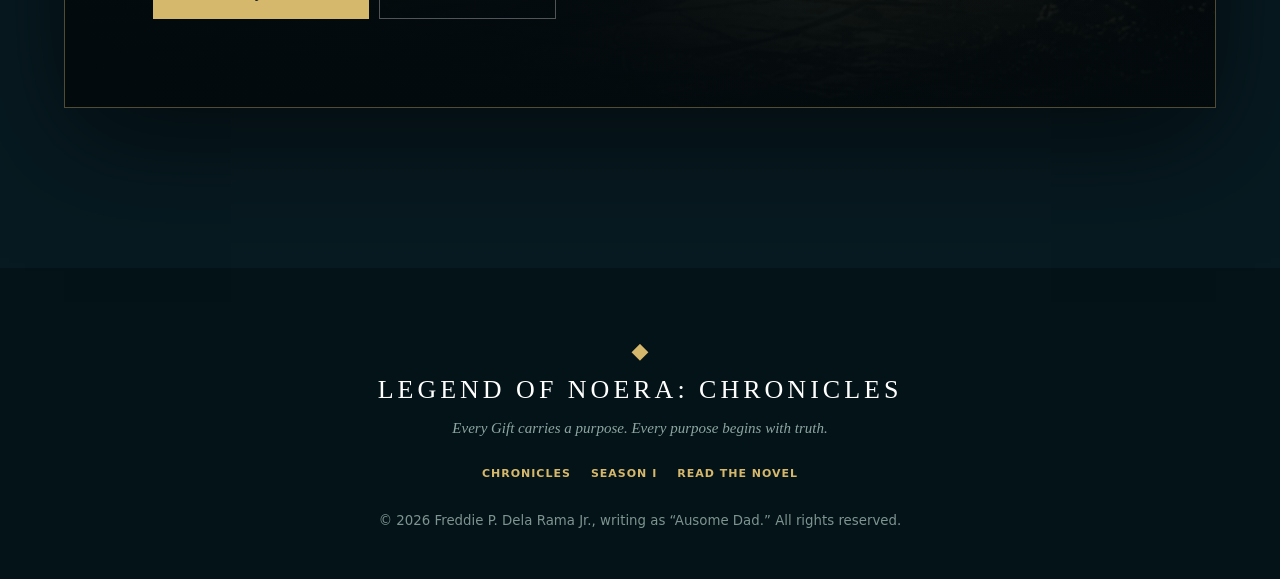
<file: episode-1.html>
<!doctype html>
<html lang="en">
<head>
  <meta charset="utf-8">
  <meta name="viewport" content="width=device-width,initial-scale=1,viewport-fit=cover">
  <meta name="theme-color" content="#050e12">
  <meta name="description" content="Read Episode I — The Girl Who Saw Differently from Legend of Noera: Chronicles.">
  <title>The Girl Who Saw Differently — Legend of Noera: Chronicles</title>
  <link rel="stylesheet" href="styles.css?v=20260714-1">
  <link rel="stylesheet" href="comic.css?v=20260714-refined-7">
  <link rel="stylesheet" href="chronicles-refined.css?v=20260714-refined-9">
  <script src="chronicles.js?v=20260714-refined-10" defer></script>
  <link rel="stylesheet" href="episode-navigation.css?v=20260714-6">
</head>
<body class="comic-page episode-page">
  <a class="skip-link" href="#episode-reader">Skip to the episode</a>
  <header>
    <a href="index.html">◆ LEGEND OF NOERA</a>
    <nav aria-label="Main navigation">
      <a href="index.html">Home</a>
      <a href="index.html#read">Read Novel</a>
      <a href="comic.html" aria-current="page">Chronicles</a>
    </nav>
  </header>

  <main class="episode-page-main">
    <section id="episode-cover" class="episode-cover episode-cover-refined" aria-labelledby="episode-cover-title">
      <div class="episode-cover-art" aria-hidden="true">
        <img src="assets/hero-auret-calling-v2.svg" alt="">
        <div class="episode-cover-shade"></div>
        <div class="episode-cover-auret"></div>
      </div>
      <div class="episode-cover-copy">
        <p class="season-kicker">SEASON I — THE AWAKENING</p>
        <p class="episode-cover-number">EPISODE I</p>
        <h1 id="episode-cover-title">The Girl Who Saw Differently</h1>
        <blockquote>“Some journeys begin with a single step. This one begins with a single heart.”</blockquote>
        <div class="episode-cover-synopsis">
          <p>Lady Zion has always experienced the world differently. On her first days at school, she notices what others overlook, offers kindness where no one else stops, and begins having dreams she cannot explain.</p>
          <p>As fragments of an impossible world slowly find their way into her notebook, an Elder Steward in a distant land senses that the Living Bond has begun to sing with renewed hope.</p>
        </div>
        <div class="episode-cover-meta" aria-label="Episode information">
          <span><strong>8</strong> Chapters</span>
          <span><strong>15–20</strong> Minutes</span>
          <span><strong>Complete</strong> Episode</span>
        </div>

        <nav class="episode-chapter-list" aria-label="Episode I chapters">
          <p>Journey Through This Episode</p>
          <ol>
            <li><a href="episode-1.html?chapter=1"><span>01</span>The Dream</a></li>
            <li><a href="episode-1.html?chapter=2"><span>02</span>The First Day</a></li>
            <li><a href="episode-1.html?chapter=3"><span>03</span>The New Classroom</a></li>
            <li><a href="episode-1.html?chapter=4"><span>04</span>The Quiet Boy</a></li>
            <li><a href="episode-1.html?chapter=5"><span>05</span>The Forgotten Drawing</a></li>
            <li><a href="episode-1.html?chapter=6"><span>06</span>The Golden Leaf</a></li>
            <li><a href="episode-1.html?chapter=7"><span>07</span>Beyond the Stars</a></li>
            <li><a href="episode-1.html?chapter=8"><span>08</span>When the Auret Sang</a></li>
          </ol>
        </nav>

        <div class="episode-cover-actions">
          <button id="begin-reading" class="episode-read" type="button">Begin the Journey <span>↓</span></button>
          <a class="secondary-action" href="comic.html#season-one">Back to Season I</a>
        </div>
      </div>
    </section>

    <section id="reader-shell" class="reader-shell" hidden>
      <div class="episode-tools" aria-label="Episode I chapter navigator">
        <button id="chapter-previous" class="chapter-nav-button" type="button">← Previous</button>
        <label class="visually-hidden" for="chapter-select">Choose a chapter</label>
        <select id="chapter-select" class="chapter-picker">
          <option value="1">01 · The Dream</option>
          <option value="2">02 · The First Day</option>
          <option value="3">03 · The New Classroom</option>
          <option value="4">04 · The Quiet Boy</option>
          <option value="5">05 · The Forgotten Drawing</option>
          <option value="6">06 · The Golden Leaf</option>
          <option value="7">07 · Beyond the Stars</option>
          <option value="8">08 · When the Auret Sang</option>
        </select>
        <button id="chapter-next" class="chapter-nav-button" type="button">Next →</button>
      </div>
      <p id="chapter-position" class="visually-hidden">Chapter 1 of 8</p>
      <p id="chapter-announcement" class="visually-hidden" aria-live="polite"></p>

      <section id="episode-reader" data-episode-reader>
        <article class="chapter-reader has-mobile-panels">
          <div class="chapter-heading"><div><p class="chapter-number">EPISODE I · CHAPTER 1</p><h2>The Dream</h2></div><p>Lady Zion receives her clearest glimpse of Zionara—and awakens with only the feeling that someone, somewhere, is waiting for her.</p></div>
          <figure class="full-page-edition"><img src="comics/chronicles-episode-1-chapter-1-the-dream.svg" alt="Episode I, Chapter 1: The Dream."></figure>
          <div class="mobile-panel-edition" aria-label="Phone-friendly edition of Chapter 1">
            <p class="mobile-reader-note"><strong>Phone Edition</strong>Scroll down and read one panel at a time.</p>
            <svg class="comic-panel" viewBox="6 47 307 559" role="img" aria-label="A voice calls Lady Zion through a starlit dream."><image href="comics/chronicles-episode-1-chapter-1-the-dream.svg" width="1331" height="1181"/></svg>
            <svg class="comic-panel" viewBox="315 47 350 559" role="img" aria-label="Lady Zion stands before the luminous tree of Zionara."><image href="comics/chronicles-episode-1-chapter-1-the-dream.svg" width="1331" height="1181"/></svg>
            <svg class="comic-panel" viewBox="667 47 331 559" role="img" aria-label="Brief fragments of Zionara appear and vanish."><image href="comics/chronicles-episode-1-chapter-1-the-dream.svg" width="1331" height="1181"/></svg>
            <svg class="comic-panel" viewBox="1000 47 327 559" role="img" aria-label="A gentle ancient Guardian appears in golden light."><image href="comics/chronicles-episode-1-chapter-1-the-dream.svg" width="1331" height="1181"/></svg>
            <svg class="comic-panel" viewBox="6 608 307 539" role="img" aria-label="The Guardian offers Lady Zion a luminous leaf."><image href="comics/chronicles-episode-1-chapter-1-the-dream.svg" width="1331" height="1181"/></svg>
            <svg class="comic-panel" viewBox="315 608 350 539" role="img" aria-label="The dream dissolves as the voice asks her to remember."><image href="comics/chronicles-episode-1-chapter-1-the-dream.svg" width="1331" height="1181"/></svg>
            <svg class="comic-panel" viewBox="667 608 331 539" role="img" aria-label="Lady Zion awakens when her alarm rings."><image href="comics/chronicles-episode-1-chapter-1-the-dream.svg" width="1331" height="1181"/></svg>
            <svg class="comic-panel" viewBox="1000 608 327 539" role="img" aria-label="Lady Zion remembers only the feeling that someone is waiting."><image href="comics/chronicles-episode-1-chapter-1-the-dream.svg" width="1331" height="1181"/></svg>
            <div class="mobile-panel-end">❧ &nbsp; END OF CHAPTER 1</div>
          </div>
          <div class="chapter-actions"><a class="full-page" href="comics/chronicles-episode-1-chapter-1-the-dream.svg" target="_blank" rel="noopener">Open Full-Resolution Page</a></div>
        </article>

        <article class="chapter-reader" hidden>
          <div class="chapter-heading"><div><p class="chapter-number">EPISODE I · CHAPTER 2</p><h2>The First Day</h2></div><p>On her first day of high school, Lady Zion steadies herself for Grade 7, where an ordinary act of kindness quietly reveals the heart of who she is.</p></div>
          <figure class="full-page-edition"><img src="comics/chronicles-episode-1-chapter-2-the-first-day.svg" alt="Episode I, Chapter 2: The First Day."></figure>
          <div class="chapter-actions"><a class="full-page" href="comics/chronicles-episode-1-chapter-2-the-first-day.svg" target="_blank" rel="noopener">Open Full-Resolution Page</a></div>
        </article>

        <article class="chapter-reader" hidden>
          <div class="chapter-heading"><div><p class="chapter-number">EPISODE I · CHAPTER 3</p><h2>The New Classroom</h2></div><p>Lady Zion steps into Grade 7–Hope, finds the courage to introduce herself, and notices one quiet classmate whom everyone else has learned not to see.</p></div>
          <figure class="full-page-edition"><img src="comics/chronicles-episode-1-chapter-3-the-new-classroom.svg" alt="Episode I, Chapter 3: The New Classroom."></figure>
          <div class="chapter-actions"><a class="full-page" href="comics/chronicles-episode-1-chapter-3-the-new-classroom.svg" target="_blank" rel="noopener">Open Full-Resolution Page</a></div>
        </article>

        <article class="chapter-reader" hidden>
          <div class="chapter-heading"><div><p class="chapter-number">EPISODE I · CHAPTER 4</p><h2>The Quiet Boy</h2></div><p>Lady Zion notices Ethan, an overlooked classmate whose drawings protect a private world, and offers the small kindness of truly seeing him.</p></div>
          <figure class="full-page-edition"><img src="comics/chronicles-episode-1-chapter-4-the-quiet-boy.svg" alt="Episode I, Chapter 4: The Quiet Boy."></figure>
          <div class="chapter-actions"><a class="full-page" href="comics/chronicles-episode-1-chapter-4-the-quiet-boy.svg" target="_blank" rel="noopener">Open Full-Resolution Page</a></div>
        </article>

        <article class="chapter-reader" hidden>
          <div class="chapter-heading"><div><p class="chapter-number">EPISODE I · CHAPTER 5</p><h2>The Forgotten Drawing</h2></div><p>Back home, Lady Zion draws a world she cannot remember and discovers a golden leaf hidden inside her notebook.</p></div>
          <figure class="full-page-edition"><img src="comics/chronicles-episode-1-chapter-5-the-forgotten-drawing.svg" alt="Episode I, Chapter 5: The Forgotten Drawing."></figure>
          <div class="chapter-actions"><a class="full-page" href="comics/chronicles-episode-1-chapter-5-the-forgotten-drawing.svg" target="_blank" rel="noopener">Open Full-Resolution Page</a></div>
        </article>

        <article class="chapter-reader" hidden>
          <div class="chapter-heading"><div><p class="chapter-number">EPISODE I · CHAPTER 6</p><h2>The Golden Leaf</h2></div><p>The leaf responds to the mysterious symbol and lets Lady Zion feel, for one brief moment, the invisible bond between two distant worlds.</p></div>
          <figure class="full-page-edition"><img src="comics/chronicles-episode-1-chapter-6-the-golden-leaf-refined.svg" alt="Episode I, Chapter 6: The Golden Leaf."></figure>
          <div class="chapter-actions"><a class="full-page" href="comics/chronicles-episode-1-chapter-6-the-golden-leaf-refined.svg" target="_blank" rel="noopener">Open Full-Resolution Page</a></div>
        </article>

        <article class="chapter-reader" hidden>
          <div class="chapter-heading"><div><p class="chapter-number">EPISODE I · CHAPTER 7</p><h2>Beyond the Stars</h2></div><p>Across the Living Bond, the matching symbol awakens within an ancient sanctuary, and an Elder Steward recognizes the sign he has awaited.</p></div>
          <figure class="full-page-edition"><img src="comics/chronicles-episode-1-chapter-7-beyond-the-stars.svg" alt="Episode I, Chapter 7: Beyond the Stars."></figure>
          <div class="chapter-actions"><a class="full-page" href="comics/chronicles-episode-1-chapter-7-beyond-the-stars.svg" target="_blank" rel="noopener">Open Full-Resolution Page</a></div>
        </article>

        <article class="chapter-reader" hidden>
          <div class="chapter-heading"><div><p class="chapter-number">EPISODE I · CHAPTER 8</p><h2>When the Auret Sang</h2></div><p>The Elder Steward listens as the invisible Living Bond changes, and Lady Zion begins walking toward a harmony she has never truly forgotten.</p></div>
          <figure class="full-page-edition"><img src="comics/chronicles-episode-1-chapter-8-when-the-auret-sang.svg" alt="Episode I, Chapter 8: When the Auret Sang."></figure>
          <div class="chapter-actions"><a class="full-page" href="comics/chronicles-episode-1-chapter-8-when-the-auret-sang.svg" target="_blank" rel="noopener">Open Full-Resolution Page</a></div>
        </article>
      </section>

      <section id="episode-complete-card" class="episode-finish" hidden>
        <p class="eyebrow">END OF EPISODE I</p>
        <div class="episode-completion-status" role="status">
          <span class="episode-completion-mark" aria-hidden="true">✓</span>
          <div class="episode-completion-copy"><span>Reading Status</span><strong>Episode I Complete</strong></div>
        </div>
        <h2>The Girl Who Saw Differently is complete.</h2>
        <p>Lady Zion's awakening has begun.</p>
        <div class="episode-cover-actions episode-finish-actions">
          <a class="episode-read" href="episode-2.html">Continue to Episode II <span aria-hidden="true">→</span></a>
          <a class="secondary-action" href="comic.html#season-one">Return to Season I</a>
        </div>
      </section>
    </section>
  </main>

  <footer>
    <div class="footer-mark">◆</div>
    <h2>LEGEND OF NOERA: CHRONICLES</h2>
    <p>Every Gift carries a purpose. Every purpose begins with truth.</p>
    <div class="footer-links"><a href="comic.html">Chronicles</a><a href="comic.html#season-one">Season I</a><a href="index.html#read">Read the Novel</a></div>
    <small>© 2026 Freddie P. Dela Rama Jr., writing as “Ausome Dad.” All rights reserved.</small>
  </footer>
</body>
</html>
</file>
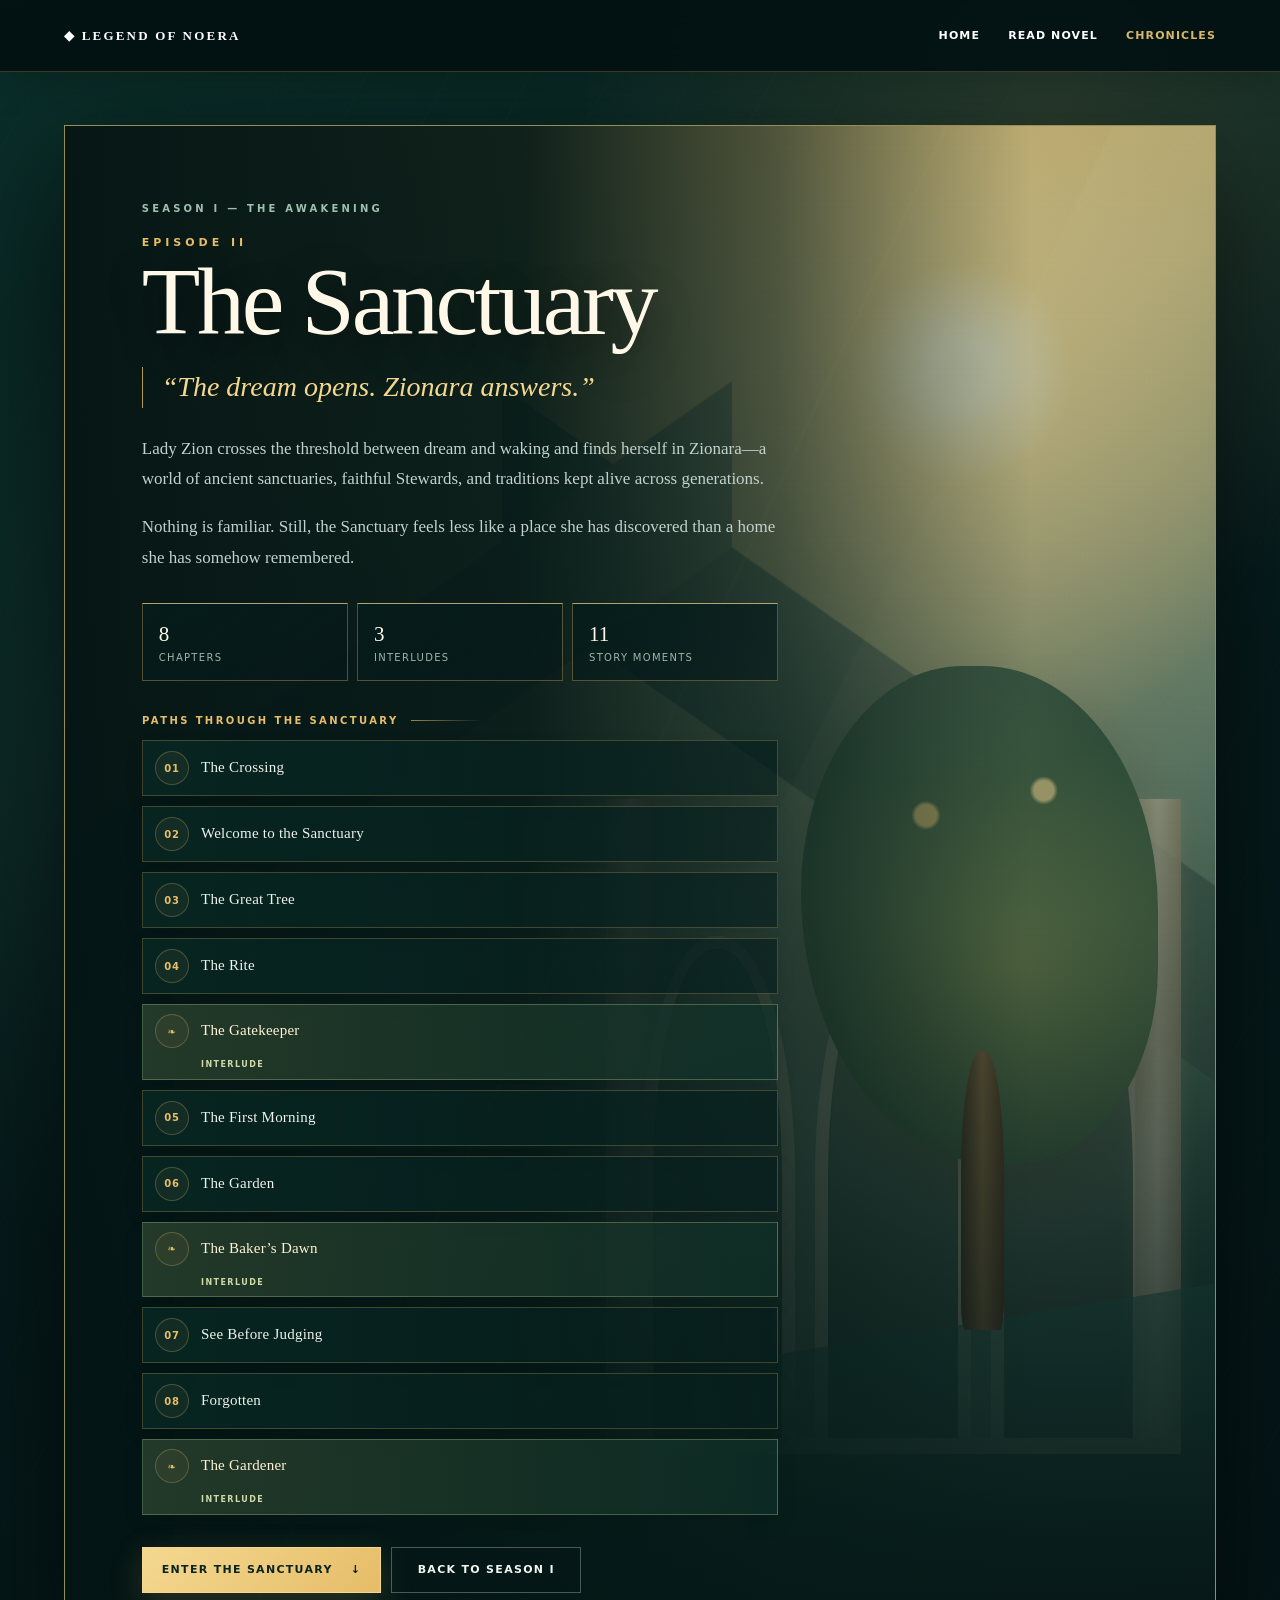
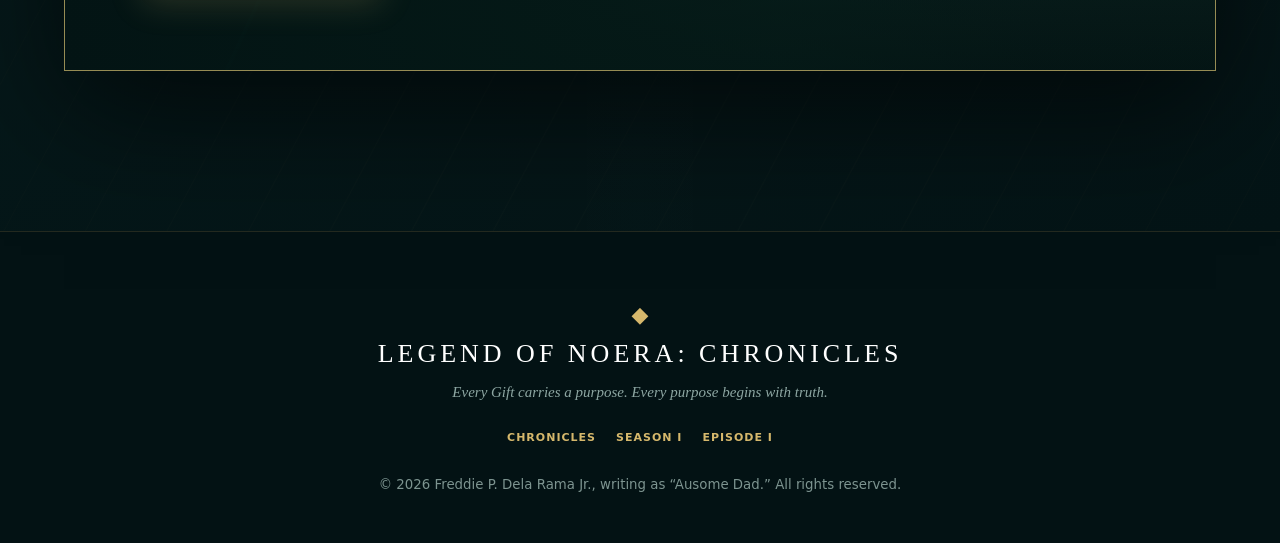
<file: episode-2.html>
<!doctype html>
<html lang="en">
<head>
  <meta charset="utf-8">
  <meta name="viewport" content="width=device-width,initial-scale=1,viewport-fit=cover">
  <meta name="theme-color" content="#071f1e">
  <meta name="description" content="Explore Episode II — The Sanctuary from Legend of Noera: Chronicles.">
  <title>The Sanctuary — Legend of Noera: Chronicles</title>
  <link rel="stylesheet" href="styles.css?v=20260714-1">
  <link rel="stylesheet" href="comic.css?v=20260714-landing-3">
  <link rel="stylesheet" href="chronicles-refined.css?v=20260714-episode2-5">
  <link rel="stylesheet" href="episode-2.css?v=20260714-2">
  <link rel="stylesheet" href="episode-unified.css?v=20260714-1">
  <link rel="stylesheet" href="episode-navigation.css?v=20260714-6">
</head>
<body class="comic-page episode-page sanctuary-page">
  <a class="skip-link" href="#episode-two-reader">Skip to Episode II</a>
  <header>
    <a href="index.html">◆ LEGEND OF NOERA</a>
    <nav aria-label="Main navigation">
      <a href="index.html">Home</a>
      <a href="index.html#read">Read Novel</a>
      <a href="comic.html" aria-current="page">Chronicles</a>
    </nav>
  </header>

  <main class="episode-page-main sanctuary-main">
    <section id="episode-two-cover" class="episode-cover sanctuary-cover" aria-labelledby="episode-two-title">
      <div class="sanctuary-sky" aria-hidden="true"></div>
      <div class="sanctuary-mountains" aria-hidden="true"></div>
      <div class="sanctuary-arches" aria-hidden="true"><span></span><span></span><span></span></div>
      <div class="sanctuary-tree" aria-hidden="true"><span class="tree-crown"></span><span class="tree-trunk"></span></div>
      <div class="sanctuary-water" aria-hidden="true"></div>
      <div class="sanctuary-figure" aria-hidden="true"></div>
      <div class="sanctuary-light" aria-hidden="true"></div>

      <div class="episode-cover-copy sanctuary-cover-copy">
        <p class="season-kicker">SEASON I — THE AWAKENING</p>
        <p class="episode-cover-number">EPISODE II</p>
        <h1 id="episode-two-title">The Sanctuary</h1>
        <blockquote>“The dream opens. Zionara answers.”</blockquote>
        <div class="episode-cover-synopsis">
          <p>Lady Zion crosses the threshold between dream and waking and finds herself in Zionara—a world of ancient sanctuaries, faithful Stewards, and traditions kept alive across generations.</p>
          <p>Nothing is familiar. Still, the Sanctuary feels less like a place she has discovered than a home she has somehow remembered.</p>
        </div>
        <div class="episode-cover-meta" aria-label="Episode information">
          <span><strong>8</strong> Chapters</span>
          <span><strong>3</strong> Interludes</span>
          <span><strong>11</strong> Story Moments</span>
        </div>

        <nav class="episode-chapter-list sanctuary-chapter-list" aria-label="Episode II chapters and interludes">
          <p>Paths Through the Sanctuary</p>
          <ol>
            <li><a href="episode-2.html?chapter=1"><span>01</span>The Crossing</a></li>
            <li><a href="episode-2.html?chapter=2"><span>02</span>Welcome to the Sanctuary</a></li>
            <li><a href="episode-2.html?chapter=3"><span>03</span>The Great Tree</a></li>
            <li><a href="episode-2.html?chapter=4"><span>04</span>The Rite</a></li>
            <li class="is-interlude"><a href="episode-2.html?chapter=5"><span>❧</span>The Gatekeeper <small>Interlude</small></a></li>
            <li><a href="episode-2.html?chapter=6"><span>05</span>The First Morning</a></li>
            <li><a href="episode-2.html?chapter=7"><span>06</span>The Garden</a></li>
            <li class="is-interlude"><a href="episode-2.html?chapter=8"><span>❧</span>The Baker’s Dawn <small>Interlude</small></a></li>
            <li><a href="episode-2.html?chapter=9"><span>07</span>See Before Judging</a></li>
            <li><a href="episode-2.html?chapter=10"><span>08</span>Forgotten</a></li>
            <li class="is-interlude"><a href="episode-2.html?chapter=11"><span>❧</span>The Gardener <small>Interlude</small></a></li>
          </ol>
        </nav>

        <div class="episode-cover-actions">
          <button id="episode-two-begin" class="episode-read" type="button">Enter the Sanctuary <span aria-hidden="true">↓</span></button>
          <a class="secondary-action" href="comic.html#season-one">Back to Season I</a>
        </div>
      </div>
    </section>

    <section id="episode-two-reader" class="reader-shell sanctuary-reader" hidden>
      <div class="episode-tools" aria-label="Episode II chapter navigator">
        <button id="episode-two-previous" class="chapter-nav-button" type="button">← Previous</button>
        <label class="visually-hidden" for="episode-two-select">Choose a chapter</label>
        <select id="episode-two-select" class="chapter-picker">
          <option value="1">01 · The Crossing</option>
          <option value="2">02 · Welcome to the Sanctuary</option>
          <option value="3">03 · The Great Tree</option>
          <option value="4">04 · The Rite</option>
          <option value="5">Interlude · The Gatekeeper</option>
          <option value="6">05 · The First Morning</option>
          <option value="7">06 · The Garden</option>
          <option value="8">Interlude · The Baker’s Dawn</option>
          <option value="9">07 · See Before Judging</option>
          <option value="10">08 · Forgotten</option>
          <option value="11">Interlude · The Gardener</option>
        </select>
        <button id="episode-two-next" class="chapter-nav-button" type="button">Next →</button>
      </div>
      <p id="episode-two-announcement" class="visually-hidden" aria-live="polite"></p>

      <section data-episode-two-reader>
        <article class="chapter-reader episode-placeholder sanctuary-placeholder" data-title="The Crossing" data-label="EPISODE II · CHAPTER 1">
          <p class="chapter-number">EPISODE II · CHAPTER 1</p><h2>The Crossing</h2><p>Lady Zion passes from dream into Zionara and discovers that the impossible has become real.</p>
        </article>
        <article class="chapter-reader episode-placeholder sanctuary-placeholder" data-title="Welcome to the Sanctuary" data-label="EPISODE II · CHAPTER 2" hidden>
          <p class="chapter-number">EPISODE II · CHAPTER 2</p><h2>Welcome to the Sanctuary</h2><p>Faithful Stewards receive Lady Zion into a place shaped by generations of service and hope.</p>
        </article>
        <article class="chapter-reader episode-placeholder sanctuary-placeholder" data-title="The Great Tree" data-label="EPISODE II · CHAPTER 3" hidden>
          <p class="chapter-number">EPISODE II · CHAPTER 3</p><h2>The Great Tree</h2><p>Lady Zion encounters an ancient living landmark of the Sanctuary and senses the deeper harmony surrounding it.</p>
        </article>
        <article class="chapter-reader episode-placeholder sanctuary-placeholder" data-title="The Rite" data-label="EPISODE II · CHAPTER 4" hidden>
          <p class="chapter-number">EPISODE II · CHAPTER 4</p><h2>The Rite</h2><p>A sacred tradition welcomes Lady Zion while asking whether she is ready to receive what the Sanctuary preserves.</p>
        </article>
        <article class="chapter-reader episode-placeholder sanctuary-placeholder is-interlude-card" data-title="The Gatekeeper" data-label="EPISODE II · INTERLUDE" hidden>
          <p class="chapter-number">EPISODE II · INTERLUDE</p><h2>The Gatekeeper</h2><p>The Steward who has welcomed generations of Earth-born quietly reminds us that every journey begins with someone faithfully holding the door open.</p>
        </article>
        <article class="chapter-reader episode-placeholder sanctuary-placeholder" data-title="The First Morning" data-label="EPISODE II · CHAPTER 5" hidden>
          <p class="chapter-number">EPISODE II · CHAPTER 5</p><h2>The First Morning</h2><p>Lady Zion wakes beneath Zionara’s morning light and begins to understand the rhythms of Sanctuary life.</p>
        </article>
        <article class="chapter-reader episode-placeholder sanctuary-placeholder" data-title="The Garden" data-label="EPISODE II · CHAPTER 6" hidden>
          <p class="chapter-number">EPISODE II · CHAPTER 6</p><h2>The Garden</h2><p>Within the Sanctuary garden, care for creation becomes a lesson in patience, attention, and belonging.</p>
        </article>
        <article class="chapter-reader episode-placeholder sanctuary-placeholder is-interlude-card" data-title="The Baker’s Dawn" data-label="EPISODE II · INTERLUDE" hidden>
          <p class="chapter-number">EPISODE II · INTERLUDE</p><h2>The Baker’s Dawn</h2><p>Before sunrise, simple acts of service reveal the quiet joy woven into everyday stewardship.</p>
        </article>
        <article class="chapter-reader episode-placeholder sanctuary-placeholder" data-title="See Before Judging" data-label="EPISODE II · CHAPTER 7" hidden>
          <p class="chapter-number">EPISODE II · CHAPTER 7</p><h2>See Before Judging</h2><p>Lady Zion’s way of noticing others is tested in a place where appearances can still conceal a deeper truth.</p>
        </article>
        <article class="chapter-reader episode-placeholder sanctuary-placeholder" data-title="Forgotten" data-label="EPISODE II · CHAPTER 8" hidden>
          <p class="chapter-number">EPISODE II · CHAPTER 8</p><h2>Forgotten</h2><p>The Sanctuary’s welcome cannot hide every wound, and Lady Zion begins to sense what even faithful people have learned not to remember.</p>
        </article>
        <article class="chapter-reader episode-placeholder sanctuary-placeholder is-interlude-card" data-title="The Gardener" data-label="EPISODE II · INTERLUDE" hidden>
          <p class="chapter-number">EPISODE II · INTERLUDE</p><h2>The Gardener</h2><p>An elderly Steward tends the Sanctuary gardens, revealing that caring for creation is one of the quietest expressions of the Living Bond.</p>
        </article>
      </section>

      <section id="episode-two-complete-card" class="episode-finish" hidden>
        <p class="eyebrow">END OF EPISODE II</p>
        <div class="episode-completion-status" role="status">
          <span class="episode-completion-mark" aria-hidden="true">✓</span>
          <div class="episode-completion-copy"><span>Reading Status</span><strong>Episode II Complete</strong></div>
        </div>
        <h2>The Sanctuary remains with you.</h2>
        <p>Lady Zion has crossed the threshold. Her first steps through Zionara now lead onward.</p>
        <div class="episode-cover-actions episode-finish-actions">
          <a class="episode-read" href="episode-3.html">Continue to Episode III <span aria-hidden="true">→</span></a>
          <a class="secondary-action" href="comic.html#season-one">Return to Season I</a>
        </div>
      </section>

      <nav class="episode-end-nav episode-two-end-nav" aria-label="Episode navigation">
        <a class="secondary-action" href="episode-1.html">← Episode I</a>
        <a class="secondary-action" href="comic.html#season-one">Season I</a>
        <a class="secondary-action" href="episode-3.html">Episode III →</a>
      </nav>
    </section>
  </main>

  <footer>
    <div class="footer-mark">◆</div>
    <h2>LEGEND OF NOERA: CHRONICLES</h2>
    <p>Every Gift carries a purpose. Every purpose begins with truth.</p>
    <div class="footer-links"><a href="comic.html">Chronicles</a><a href="comic.html#season-one">Season I</a><a href="episode-1.html">Episode I</a></div>
    <small>© 2026 Freddie P. Dela Rama Jr., writing as “Ausome Dad.” All rights reserved.</small>
  </footer>

  <script>
  (() => {
    const cover = document.querySelector('#episode-two-cover');
    const reader = document.querySelector('#episode-two-reader');
    const begin = document.querySelector('#episode-two-begin');
    const select = document.querySelector('#episode-two-select');
    const previous = document.querySelector('#episode-two-previous');
    const next = document.querySelector('#episode-two-next');
    const announcement = document.querySelector('#episode-two-announcement');
    const finish = document.querySelector('#episode-two-complete-card');
    const entries = [...document.querySelectorAll('[data-episode-two-reader] .chapter-reader')];
    if (!reader || !select || !entries.length) return;

    const requested = () => {
      const value = Number(new URLSearchParams(location.search).get('chapter'));
      return Number.isInteger(value) && value >= 1 && value <= entries.length ? value - 1 : 0;
    };

    const show = (index, update = true, scroll = true) => {
      const safe = Math.max(0, Math.min(index, entries.length - 1));
      reader.hidden = false;
      cover?.classList.add('is-condensed');
      entries.forEach((entry, i) => entry.hidden = i !== safe);
      select.value = String(safe + 1);
      previous.disabled = safe === 0;
      next.disabled = safe === entries.length - 1;
      if (finish) finish.hidden = safe !== entries.length - 1;
      const title = entries[safe].dataset.title || `Part ${safe + 1}`;
      announcement.textContent = `Now reading ${title}`;
      document.title = `${title} — Episode II: The Sanctuary`;
      if (update) {
        const url = new URL(location.href);
        url.searchParams.set('chapter', String(safe + 1));
        history.replaceState({chapter:safe + 1}, '', url);
      }
      if (scroll) window.scrollTo({top: reader.offsetTop - 82, behavior: 'smooth'});
    };

    entries.forEach((entry, index) => {
      const notice = document.createElement('div');
      notice.className = 'episode-status-card sanctuary-artwork-notice';
      notice.innerHTML = '<span class="chapter-status-label">Illustrated Edition</span><strong>Artwork in Progress</strong><p>This story moment is ready. Its illustrated Chronicle page is now being carefully crafted.</p>';
      entry.appendChild(notice);
      const nav = document.createElement('nav');
      nav.className = 'chapter-end-navigation';
      const forward = index === entries.length - 1
        ? '<a class="chapter-end-button chapter-end-next is-complete" href="episode-3.html"><span><small>Continue the Journey</small>Episode III</span><span aria-hidden="true">→</span></a>'
        : '<button class="chapter-end-button chapter-end-next" type="button"><span><small>Continue</small>Next</span><span aria-hidden="true">→</span></button>';
      nav.innerHTML = `<button class="chapter-end-button chapter-end-back" type="button" ${index === 0 ? 'disabled' : ''}><span aria-hidden="true">←</span><span><small>Previous</small>Back</span></button><div class="chapter-end-marker"><span>❧</span><strong>Part ${index + 1} of ${entries.length}</strong></div>${forward}`;
      nav.querySelector('.chapter-end-back')?.addEventListener('click', () => show(index - 1));
      if (index < entries.length - 1) nav.querySelector('.chapter-end-next')?.addEventListener('click', () => show(index + 1));
      entry.appendChild(nav);
    });

    begin?.addEventListener('click', () => show(0));
    select.addEventListener('change', () => show(Number(select.value) - 1));
    previous.addEventListener('click', () => show(Number(select.value) - 2));
    next.addEventListener('click', () => show(Number(select.value)));
    addEventListener('popstate', () => show(requested(), false));
    if (new URLSearchParams(location.search).has('chapter')) show(requested(), false, false);
  })();
  </script>
</body>
</html>
</file>
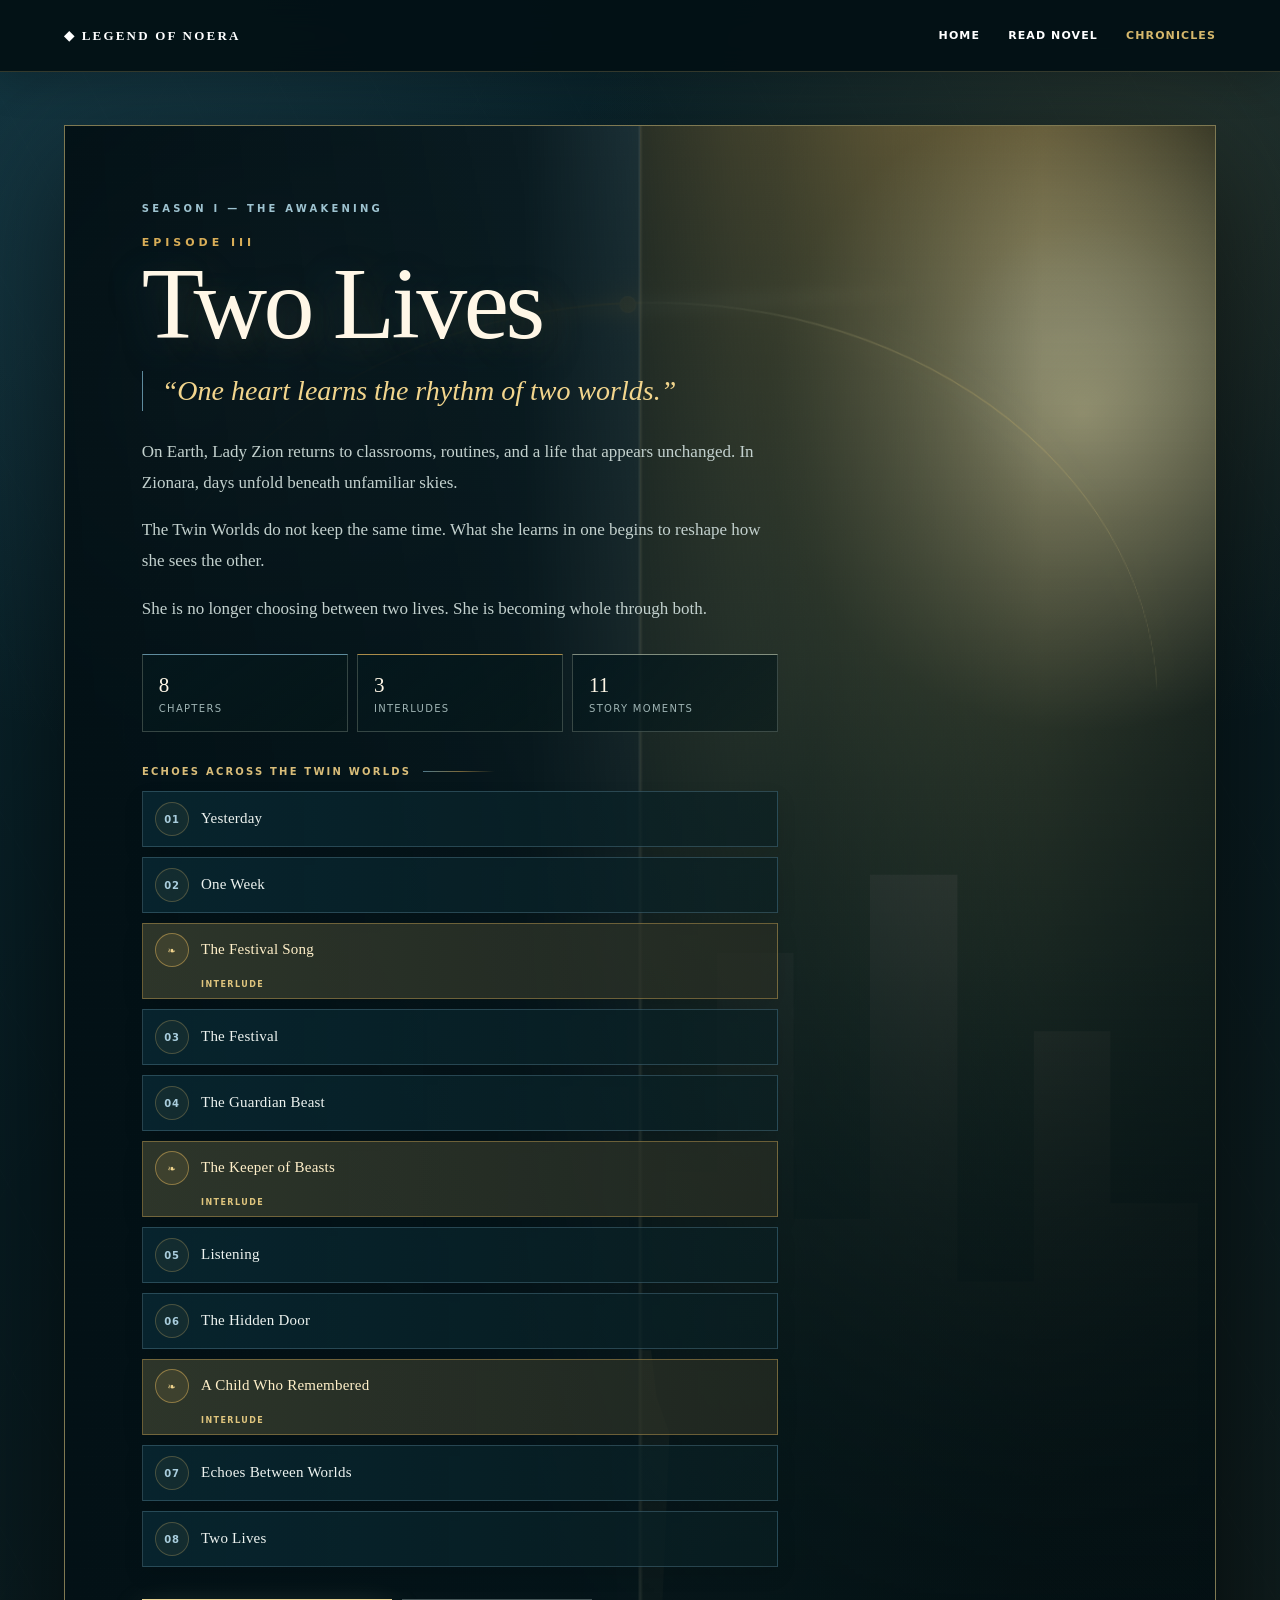
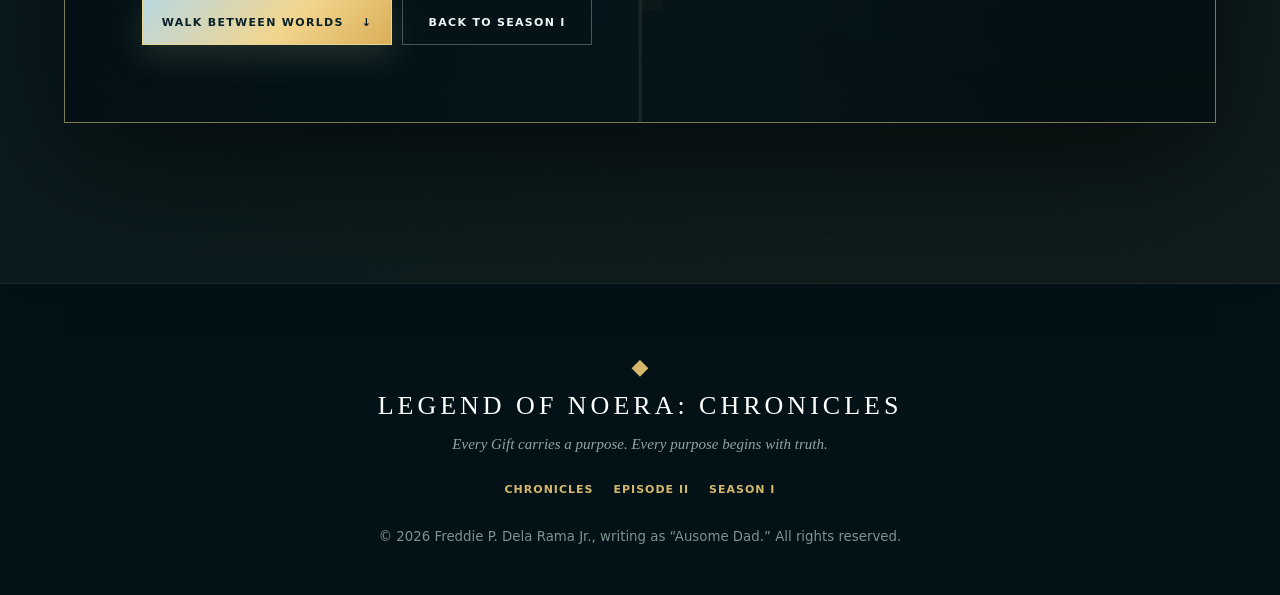
<file: episode-3.html>
<!doctype html>
<html lang="en">
<head>
  <meta charset="utf-8">
  <meta name="viewport" content="width=device-width,initial-scale=1,viewport-fit=cover">
  <meta name="theme-color" content="#071b21">
  <meta name="description" content="Explore Episode III — Two Lives from Legend of Noera: Chronicles.">
  <title>Two Lives — Legend of Noera: Chronicles</title>
  <link rel="stylesheet" href="styles.css?v=20260714-1">
  <link rel="stylesheet" href="comic.css?v=20260714-landing-3">
  <link rel="stylesheet" href="chronicles-refined.css?v=20260714-episode3-2">
  <link rel="stylesheet" href="episode-3.css?v=20260714-2">
  <link rel="stylesheet" href="episode-unified.css?v=20260714-1">
  <link rel="stylesheet" href="episode-navigation.css?v=20260714-6">
</head>
<body class="comic-page episode-page two-lives-page">
  <a class="skip-link" href="#episode-three-reader">Skip to Episode III</a>
  <header>
    <a href="index.html">◆ LEGEND OF NOERA</a>
    <nav aria-label="Main navigation">
      <a href="index.html">Home</a>
      <a href="index.html#read">Read Novel</a>
      <a href="comic.html" aria-current="page">Chronicles</a>
    </nav>
  </header>

  <main class="episode-page-main two-lives-main">
    <section id="episode-three-cover" class="episode-cover two-lives-cover" aria-labelledby="episode-three-title">
      <div class="two-lives-worlds" aria-hidden="true">
        <div class="earth-world"></div>
        <div class="zionara-world"></div>
        <div class="world-blend"></div>
        <div class="auret-thread"></div>
        <div class="two-lives-figure"></div>
      </div>

      <div class="episode-cover-copy two-lives-cover-copy">
        <p class="season-kicker">SEASON I — THE AWAKENING</p>
        <p class="episode-cover-number">EPISODE III</p>
        <h1 id="episode-three-title">Two Lives</h1>
        <blockquote>“One heart learns the rhythm of two worlds.”</blockquote>
        <div class="episode-cover-synopsis">
          <p>On Earth, Lady Zion returns to classrooms, routines, and a life that appears unchanged. In Zionara, days unfold beneath unfamiliar skies.</p>
          <p>The Twin Worlds do not keep the same time. What she learns in one begins to reshape how she sees the other.</p>
          <p>She is no longer choosing between two lives. She is becoming whole through both.</p>
        </div>
        <div class="episode-cover-meta" aria-label="Episode information">
          <span><strong>8</strong> Chapters</span>
          <span><strong>3</strong> Interludes</span>
          <span><strong>11</strong> Story Moments</span>
        </div>

        <nav class="episode-chapter-list two-lives-chapter-list" aria-label="Episode III chapters and interludes">
          <p>Echoes Across the Twin Worlds</p>
          <ol>
            <li><a href="episode-3.html?chapter=1"><span>01</span>Yesterday</a></li>
            <li><a href="episode-3.html?chapter=2"><span>02</span>One Week</a></li>
            <li class="is-interlude"><a href="episode-3.html?chapter=3"><span>❧</span>The Festival Song <small>Interlude</small></a></li>
            <li><a href="episode-3.html?chapter=4"><span>03</span>The Festival</a></li>
            <li><a href="episode-3.html?chapter=5"><span>04</span>The Guardian Beast</a></li>
            <li class="is-interlude"><a href="episode-3.html?chapter=6"><span>❧</span>The Keeper of Beasts <small>Interlude</small></a></li>
            <li><a href="episode-3.html?chapter=7"><span>05</span>Listening</a></li>
            <li><a href="episode-3.html?chapter=8"><span>06</span>The Hidden Door</a></li>
            <li class="is-interlude"><a href="episode-3.html?chapter=9"><span>❧</span>A Child Who Remembered <small>Interlude</small></a></li>
            <li><a href="episode-3.html?chapter=10"><span>07</span>Echoes Between Worlds</a></li>
            <li><a href="episode-3.html?chapter=11"><span>08</span>Two Lives</a></li>
          </ol>
        </nav>

        <div class="episode-cover-actions">
          <button id="episode-three-begin" class="episode-read" type="button">Walk Between Worlds <span aria-hidden="true">↓</span></button>
          <a class="secondary-action" href="comic.html#season-one">Back to Season I</a>
        </div>
      </div>
    </section>

    <section id="episode-three-reader" class="reader-shell two-lives-reader" hidden>
      <div class="episode-tools" aria-label="Episode III chapter navigator">
        <button id="episode-three-previous" class="chapter-nav-button" type="button">← Previous</button>
        <label class="visually-hidden" for="episode-three-select">Choose a chapter</label>
        <select id="episode-three-select" class="chapter-picker">
          <option value="1">01 · Yesterday</option>
          <option value="2">02 · One Week</option>
          <option value="3">Interlude · The Festival Song</option>
          <option value="4">03 · The Festival</option>
          <option value="5">04 · The Guardian Beast</option>
          <option value="6">Interlude · The Keeper of Beasts</option>
          <option value="7">05 · Listening</option>
          <option value="8">06 · The Hidden Door</option>
          <option value="9">Interlude · A Child Who Remembered</option>
          <option value="10">07 · Echoes Between Worlds</option>
          <option value="11">08 · Two Lives</option>
        </select>
        <button id="episode-three-next" class="chapter-nav-button" type="button">Next →</button>
      </div>
      <p id="episode-three-announcement" class="visually-hidden" aria-live="polite"></p>

      <section data-episode-three-reader>
        <article class="chapter-reader episode-placeholder two-lives-placeholder" data-title="Yesterday"><p class="chapter-number">EPISODE III · CHAPTER 1</p><h2>Yesterday</h2><p>Lady Zion returns to Earth and discovers that what felt like a single night in Zionara has changed the meaning of yesterday.</p></article>
        <article class="chapter-reader episode-placeholder two-lives-placeholder" data-title="One Week" hidden><p class="chapter-number">EPISODE III · CHAPTER 2</p><h2>One Week</h2><p>Time moves differently between the Twin Worlds, and Lady Zion begins measuring her life by two separate rhythms.</p></article>
        <article class="chapter-reader episode-placeholder two-lives-placeholder is-interlude-card" data-title="The Festival Song" hidden><p class="chapter-number">EPISODE III · INTERLUDE</p><h2>The Festival Song</h2><p>The story behind Zionara’s ancient hymn and why every generation continues to sing it.</p></article>
        <article class="chapter-reader episode-placeholder two-lives-placeholder" data-title="The Festival" hidden><p class="chapter-number">EPISODE III · CHAPTER 3</p><h2>The Festival</h2><p>Lady Zion enters a celebration shaped by memory, gratitude, and traditions older than any living Steward.</p></article>
        <article class="chapter-reader episode-placeholder two-lives-placeholder" data-title="The Guardian Beast" hidden><p class="chapter-number">EPISODE III · CHAPTER 4</p><h2>The Guardian Beast</h2><p>A powerful creature of Zionara reveals that trust is earned not through command, but through presence.</p></article>
        <article class="chapter-reader episode-placeholder two-lives-placeholder is-interlude-card" data-title="The Keeper of Beasts" hidden><p class="chapter-number">EPISODE III · INTERLUDE</p><h2>The Keeper of Beasts</h2><p>The Steward entrusted with the lifelong care of Zionara’s Guardian Beasts.</p></article>
        <article class="chapter-reader episode-placeholder two-lives-placeholder" data-title="Listening" hidden><p class="chapter-number">EPISODE III · CHAPTER 5</p><h2>Listening</h2><p>Lady Zion learns that understanding begins before words and that quiet attention can reveal what others miss.</p></article>
        <article class="chapter-reader episode-placeholder two-lives-placeholder" data-title="The Hidden Door" hidden><p class="chapter-number">EPISODE III · CHAPTER 6</p><h2>The Hidden Door</h2><p>A forgotten passage opens toward a truth that has waited silently between the worlds.</p></article>
        <article class="chapter-reader episode-placeholder two-lives-placeholder is-interlude-card" data-title="A Child Who Remembered" hidden><p class="chapter-number">EPISODE III · INTERLUDE</p><h2>A Child Who Remembered</h2><p>A quiet Earth-born child unknowingly echoes an ancient Zionaran tradition, hinting that the Living Bond reaches farther than anyone realizes.</p></article>
        <article class="chapter-reader episode-placeholder two-lives-placeholder" data-title="Echoes Between Worlds" hidden><p class="chapter-number">EPISODE III · CHAPTER 7</p><h2>Echoes Between Worlds</h2><p>Choices made on Earth begin to echo in Zionara, and lessons from Zionara quietly reshape Lady Zion’s life at home.</p></article>
        <article class="chapter-reader episode-placeholder two-lives-placeholder" data-title="Two Lives" hidden><p class="chapter-number">EPISODE III · CHAPTER 8</p><h2>Two Lives</h2><p>Lady Zion understands that she is not leaving one life for another. Both worlds are becoming part of who she is.</p></article>
      </section>

      <section id="episode-three-complete-card" class="episode-finish" hidden>
        <p class="eyebrow">END OF EPISODE III</p>
        <div class="episode-completion-status" role="status">
          <span class="episode-completion-mark" aria-hidden="true">✓</span>
          <div class="episode-completion-copy"><span>Reading Status</span><strong>Episode III Complete</strong></div>
        </div>
        <h2>Two worlds now move within one heart.</h2>
        <p>Lady Zion carries the lessons of Earth and Zionara forward into her calling.</p>
        <div class="episode-cover-actions episode-finish-actions">
          <a class="episode-read" href="episode-4.html">Continue to Episode IV <span aria-hidden="true">→</span></a>
          <a class="secondary-action" href="comic.html#season-one">Return to Season I</a>
        </div>
      </section>

      <nav class="episode-end-nav episode-three-end-nav" aria-label="Episode navigation">
        <a class="secondary-action" href="episode-2.html">← Episode II</a>
        <a class="secondary-action" href="comic.html#season-one">Season I</a>
        <a class="secondary-action" href="episode-4.html">Episode IV →</a>
      </nav>
    </section>
  </main>

  <footer>
    <div class="footer-mark">◆</div>
    <h2>LEGEND OF NOERA: CHRONICLES</h2>
    <p>Every Gift carries a purpose. Every purpose begins with truth.</p>
    <div class="footer-links"><a href="comic.html">Chronicles</a><a href="episode-2.html">Episode II</a><a href="comic.html#season-one">Season I</a></div>
    <small>© 2026 Freddie P. Dela Rama Jr., writing as “Ausome Dad.” All rights reserved.</small>
  </footer>

  <script>
  (() => {
    const cover = document.querySelector('#episode-three-cover');
    const reader = document.querySelector('#episode-three-reader');
    const begin = document.querySelector('#episode-three-begin');
    const select = document.querySelector('#episode-three-select');
    const previous = document.querySelector('#episode-three-previous');
    const next = document.querySelector('#episode-three-next');
    const announcement = document.querySelector('#episode-three-announcement');
    const finish = document.querySelector('#episode-three-complete-card');
    const entries = [...document.querySelectorAll('[data-episode-three-reader] .chapter-reader')];
    if (!reader || !select || !entries.length) return;

    const requested = () => {
      const value = Number(new URLSearchParams(location.search).get('chapter'));
      return Number.isInteger(value) && value >= 1 && value <= entries.length ? value - 1 : 0;
    };

    const show = (index, update = true, scroll = true) => {
      const safe = Math.max(0, Math.min(index, entries.length - 1));
      reader.hidden = false;
      cover?.classList.add('is-condensed');
      entries.forEach((entry, i) => entry.hidden = i !== safe);
      select.value = String(safe + 1);
      previous.disabled = safe === 0;
      next.disabled = safe === entries.length - 1;
      if (finish) finish.hidden = safe !== entries.length - 1;
      const title = entries[safe].dataset.title || `Part ${safe + 1}`;
      announcement.textContent = `Now reading ${title}`;
      document.title = `${title} — Episode III: Two Lives`;
      if (update) {
        const url = new URL(location.href);
        url.searchParams.set('chapter', String(safe + 1));
        history.replaceState({chapter:safe + 1}, '', url);
      }
      if (scroll) window.scrollTo({top: reader.offsetTop - 82, behavior: 'smooth'});
    };

    entries.forEach((entry, index) => {
      const notice = document.createElement('div');
      notice.className = 'episode-status-card two-lives-artwork-notice';
      notice.innerHTML = '<span class="chapter-status-label">Illustrated Edition</span><strong>Visual Development</strong><p>This story moment is ready. Its storyboards and twin-world visual language are now taking shape.</p>';
      entry.appendChild(notice);
      const nav = document.createElement('nav');
      nav.className = 'chapter-end-navigation';
      const forward = index === entries.length - 1
        ? '<a class="chapter-end-button chapter-end-next is-complete" href="episode-4.html"><span><small>Continue the Journey</small>Episode IV</span><span aria-hidden="true">→</span></a>'
        : '<button class="chapter-end-button chapter-end-next" type="button"><span><small>Continue</small>Next</span><span aria-hidden="true">→</span></button>';
      nav.innerHTML = `<button class="chapter-end-button chapter-end-back" type="button" ${index === 0 ? 'disabled' : ''}><span aria-hidden="true">←</span><span><small>Previous</small>Back</span></button><div class="chapter-end-marker"><span>❧</span><strong>Part ${index + 1} of ${entries.length}</strong></div>${forward}`;
      nav.querySelector('.chapter-end-back')?.addEventListener('click', () => show(index - 1));
      if (index < entries.length - 1) nav.querySelector('.chapter-end-next')?.addEventListener('click', () => show(index + 1));
      entry.appendChild(nav);
    });

    begin?.addEventListener('click', () => show(0));
    select.addEventListener('change', () => show(Number(select.value) - 1));
    previous?.addEventListener('click', () => show(Number(select.value) - 2));
    next?.addEventListener('click', () => show(Number(select.value)));
    window.addEventListener('popstate', () => show(requested(), false, false));
    if (new URLSearchParams(location.search).has('chapter')) show(requested(), false, false);
  })();
  </script>
</body>
</html>
</file>
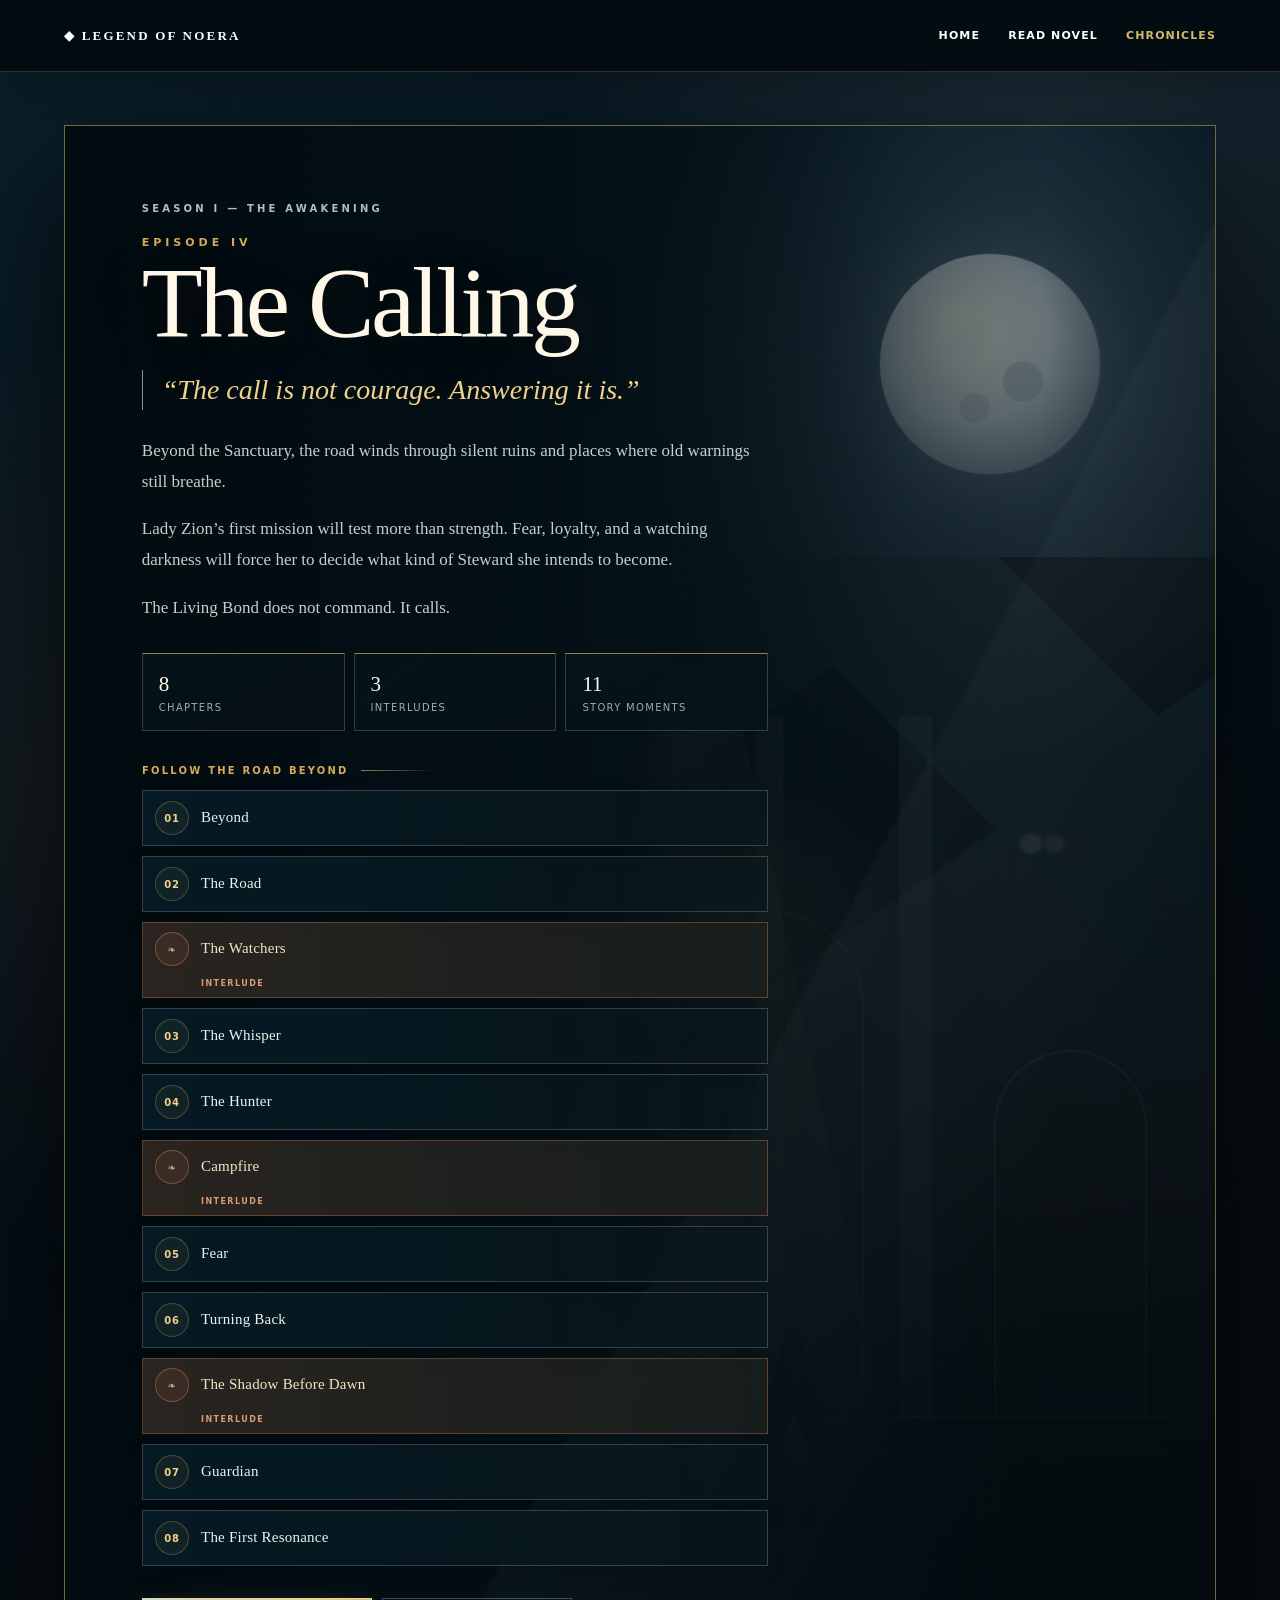
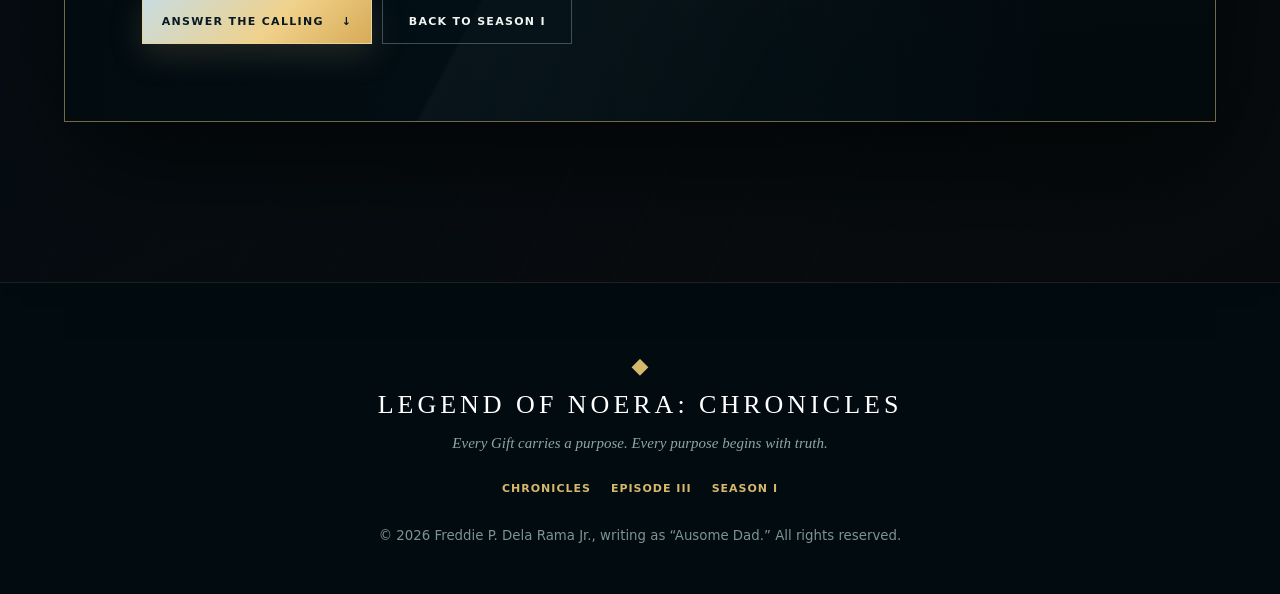
<file: episode-4.html>
<!doctype html>
<html lang="en">
<head>
  <meta charset="utf-8">
  <meta name="viewport" content="width=device-width,initial-scale=1,viewport-fit=cover">
  <meta name="theme-color" content="#050f16">
  <meta name="description" content="Explore Episode IV — The Calling from Legend of Noera: Chronicles.">
  <title>The Calling — Legend of Noera: Chronicles</title>
  <link rel="stylesheet" href="styles.css?v=20260714-1">
  <link rel="stylesheet" href="comic.css?v=20260714-landing-3">
  <link rel="stylesheet" href="chronicles-refined.css?v=20260714-episode4-2">
  <link rel="stylesheet" href="episode-4.css?v=20260714-2">
  <link rel="stylesheet" href="episode-unified.css?v=20260714-1">
  <link rel="stylesheet" href="episode-navigation.css?v=20260714-6">
</head>
<body class="comic-page episode-page calling-page">
  <a class="skip-link" href="#episode-four-reader">Skip to Episode IV</a>
  <header>
    <a href="index.html">◆ LEGEND OF NOERA</a>
    <nav aria-label="Main navigation"><a href="index.html">Home</a><a href="index.html#read">Read Novel</a><a href="comic.html" aria-current="page">Chronicles</a></nav>
  </header>

  <main class="episode-page-main calling-main">
    <section id="episode-four-cover" class="episode-cover calling-cover" aria-labelledby="episode-four-title">
      <div class="calling-world" aria-hidden="true"><div class="calling-moon"></div><div class="calling-mountains"></div><div class="calling-ruins"></div><div class="calling-road"></div><div class="calling-watchers"></div><div class="calling-figure"></div><div class="calling-whisper"></div></div>
      <div class="episode-cover-copy calling-cover-copy">
        <p class="season-kicker">SEASON I — THE AWAKENING</p>
        <p class="episode-cover-number">EPISODE IV</p>
        <h1 id="episode-four-title">The Calling</h1>
        <blockquote>“The call is not courage. Answering it is.”</blockquote>
        <div class="episode-cover-synopsis">
          <p>Beyond the Sanctuary, the road winds through silent ruins and places where old warnings still breathe.</p>
          <p>Lady Zion’s first mission will test more than strength. Fear, loyalty, and a watching darkness will force her to decide what kind of Steward she intends to become.</p>
          <p>The Living Bond does not command. It calls.</p>
        </div>
        <div class="episode-cover-meta" aria-label="Episode information"><span><strong>8</strong> Chapters</span><span><strong>3</strong> Interludes</span><span><strong>11</strong> Story Moments</span></div>
        <nav class="episode-chapter-list calling-chapter-list" aria-label="Episode IV chapters and interludes">
          <p>Follow the Road Beyond</p>
          <ol>
            <li><a href="episode-4.html?chapter=1"><span>01</span>Beyond</a></li>
            <li><a href="episode-4.html?chapter=2"><span>02</span>The Road</a></li>
            <li class="is-interlude"><a href="episode-4.html?chapter=3"><span>❧</span>The Watchers <small>Interlude</small></a></li>
            <li><a href="episode-4.html?chapter=4"><span>03</span>The Whisper</a></li>
            <li><a href="episode-4.html?chapter=5"><span>04</span>The Hunter</a></li>
            <li class="is-interlude"><a href="episode-4.html?chapter=6"><span>❧</span>Campfire <small>Interlude</small></a></li>
            <li><a href="episode-4.html?chapter=7"><span>05</span>Fear</a></li>
            <li><a href="episode-4.html?chapter=8"><span>06</span>Turning Back</a></li>
            <li class="is-interlude"><a href="episode-4.html?chapter=9"><span>❧</span>The Shadow Before Dawn <small>Interlude</small></a></li>
            <li><a href="episode-4.html?chapter=10"><span>07</span>Guardian</a></li>
            <li><a href="episode-4.html?chapter=11"><span>08</span>The First Resonance</a></li>
          </ol>
        </nav>
        <div class="episode-cover-actions"><button id="episode-four-begin" class="episode-read" type="button">Answer the Calling <span aria-hidden="true">↓</span></button><a class="secondary-action" href="comic.html#season-one">Back to Season I</a></div>
      </div>
    </section>

    <section id="episode-four-reader" class="reader-shell calling-reader" hidden>
      <div class="episode-tools" aria-label="Episode IV chapter navigator"><button id="episode-four-previous" class="chapter-nav-button" type="button">← Previous</button><label class="visually-hidden" for="episode-four-select">Choose a chapter</label><select id="episode-four-select" class="chapter-picker"><option value="1">01 · Beyond</option><option value="2">02 · The Road</option><option value="3">Interlude · The Watchers</option><option value="4">03 · The Whisper</option><option value="5">04 · The Hunter</option><option value="6">Interlude · Campfire</option><option value="7">05 · Fear</option><option value="8">06 · Turning Back</option><option value="9">Interlude · The Shadow Before Dawn</option><option value="10">07 · Guardian</option><option value="11">08 · The First Resonance</option></select><button id="episode-four-next" class="chapter-nav-button" type="button">Next →</button></div>
      <p id="episode-four-announcement" class="visually-hidden" aria-live="polite"></p>
      <section data-episode-four-reader>
        <article class="chapter-reader episode-placeholder calling-placeholder" data-title="Beyond"><p class="chapter-number">EPISODE IV · CHAPTER 1</p><h2>Beyond</h2><p>Lady Zion leaves the Sanctuary’s protection and steps into a wider, older, and less forgiving Zionara.</p></article>
        <article class="chapter-reader episode-placeholder calling-placeholder" data-title="The Road" hidden><p class="chapter-number">EPISODE IV · CHAPTER 2</p><h2>The Road</h2><p>The ancient road carries memories, warnings, and traces of those who never reached its end.</p></article>
        <article class="chapter-reader episode-placeholder calling-placeholder is-interlude-card" data-title="The Watchers" hidden><p class="chapter-number">EPISODE IV · INTERLUDE</p><h2>The Watchers</h2><p>Guardians silently protect the ancient roads, unseen by most travelers.</p></article>
        <article class="chapter-reader episode-placeholder calling-placeholder" data-title="The Whisper" hidden><p class="chapter-number">EPISODE IV · CHAPTER 3</p><h2>The Whisper</h2><p>A voice in the ruins tests whether Lady Zion can distinguish fear from truth.</p></article>
        <article class="chapter-reader episode-placeholder calling-placeholder" data-title="The Hunter" hidden><p class="chapter-number">EPISODE IV · CHAPTER 4</p><h2>The Hunter</h2><p>The Dream Hunter draws near, turning uncertainty into a living threat.</p></article>
        <article class="chapter-reader episode-placeholder calling-placeholder is-interlude-card" data-title="Campfire" hidden><p class="chapter-number">EPISODE IV · INTERLUDE</p><h2>Campfire</h2><p>On the eve of danger, Stewards share stories that reveal courage is born long before battle.</p></article>
        <article class="chapter-reader episode-placeholder calling-placeholder" data-title="Fear" hidden><p class="chapter-number">EPISODE IV · CHAPTER 5</p><h2>Fear</h2><p>Lady Zion confronts not only the danger before her, but the fear already waiting within.</p></article>
        <article class="chapter-reader episode-placeholder calling-placeholder" data-title="Turning Back" hidden><p class="chapter-number">EPISODE IV · CHAPTER 6</p><h2>Turning Back</h2><p>The choice to retreat becomes a test of wisdom, loyalty, and the true meaning of courage.</p></article>
        <article class="chapter-reader episode-placeholder calling-placeholder is-interlude-card" data-title="The Shadow Before Dawn" hidden><p class="chapter-number">EPISODE IV · INTERLUDE</p><h2>The Shadow Before Dawn</h2><p>A distant village experiences the Dream Hunter’s presence long before Lady Zion encounters it.</p></article>
        <article class="chapter-reader episode-placeholder calling-placeholder" data-title="Guardian" hidden><p class="chapter-number">EPISODE IV · CHAPTER 7</p><h2>Guardian</h2><p>Lady Zion chooses whom she will protect when strength alone is not enough.</p></article>
        <article class="chapter-reader episode-placeholder calling-placeholder" data-title="The First Resonance" hidden><p class="chapter-number">EPISODE IV · CHAPTER 8</p><h2>The First Resonance</h2><p>Faithful courage awakens a harmony deeper than power and reveals the first sign of true Resonance.</p></article>
      </section>

      <section id="episode-four-complete-card" class="episode-finish" hidden>
        <p class="eyebrow">END OF EPISODE IV</p>
        <div class="episode-completion-status" role="status">
          <span class="episode-completion-mark" aria-hidden="true">✓</span>
          <div class="episode-completion-copy"><span>Reading Status</span><strong>Episode IV Complete</strong></div>
        </div>
        <h2>The first Resonance has answered.</h2>
        <p>Lady Zion chose courage while turning back was still possible. The path now leads toward her first step.</p>
        <div class="episode-cover-actions episode-finish-actions">
          <a class="episode-read" href="episode-5.html">Continue to Episode V <span aria-hidden="true">→</span></a>
          <a class="secondary-action" href="comic.html#season-one">Return to Season I</a>
        </div>
      </section>

      <nav class="episode-end-nav episode-four-end-nav" aria-label="Episode navigation"><a class="secondary-action" href="episode-3.html">← Episode III</a><a class="secondary-action" href="comic.html#season-one">Season I</a><a class="secondary-action" href="episode-5.html">Episode V →</a></nav>
    </section>
  </main>

  <footer><div class="footer-mark">◆</div><h2>LEGEND OF NOERA: CHRONICLES</h2><p>Every Gift carries a purpose. Every purpose begins with truth.</p><div class="footer-links"><a href="comic.html">Chronicles</a><a href="episode-3.html">Episode III</a><a href="comic.html#season-one">Season I</a></div><small>© 2026 Freddie P. Dela Rama Jr., writing as “Ausome Dad.” All rights reserved.</small></footer>

  <script>
  (() => {
    const cover=document.querySelector('#episode-four-cover'),reader=document.querySelector('#episode-four-reader'),begin=document.querySelector('#episode-four-begin'),select=document.querySelector('#episode-four-select'),previous=document.querySelector('#episode-four-previous'),next=document.querySelector('#episode-four-next'),announcement=document.querySelector('#episode-four-announcement'),finish=document.querySelector('#episode-four-complete-card'),entries=[...document.querySelectorAll('[data-episode-four-reader] .chapter-reader')];
    if(!reader||!select||!entries.length)return;
    const requested=()=>{const value=Number(new URLSearchParams(location.search).get('chapter'));return Number.isInteger(value)&&value>=1&&value<=entries.length?value-1:0};
    const show=(index,update=true,scroll=true)=>{const safe=Math.max(0,Math.min(index,entries.length-1));reader.hidden=false;cover?.classList.add('is-condensed');entries.forEach((entry,i)=>entry.hidden=i!==safe);select.value=String(safe+1);previous.disabled=safe===0;next.disabled=safe===entries.length-1;if(finish)finish.hidden=safe!==entries.length-1;const title=entries[safe].dataset.title||`Part ${safe+1}`;announcement.textContent=`Now reading ${title}`;document.title=`${title} — Episode IV: The Calling`;if(update){const url=new URL(location.href);url.searchParams.set('chapter',String(safe+1));history.replaceState({chapter:safe+1},'',url)}if(scroll)window.scrollTo({top:reader.offsetTop-82,behavior:'smooth'})};
    entries.forEach((entry,index)=>{const notice=document.createElement('div');notice.className='episode-status-card calling-artwork-notice';notice.innerHTML = '<span class="chapter-status-label">Illustrated Edition</span><strong>Panel Production</strong><p>This story moment is entering panel production, where its tension, ruins, and first Resonance are being shaped.</p>';entry.appendChild(notice);const nav=document.createElement('nav');nav.className='chapter-end-navigation';const forward=index===entries.length-1?'<a class="chapter-end-button chapter-end-next is-complete" href="episode-5.html"><span><small>Continue the Journey</small>Episode V</span><span aria-hidden="true">→</span></a>':'<button class="chapter-end-button chapter-end-next" type="button"><span><small>Continue</small>Next</span><span aria-hidden="true">→</span></button>';nav.innerHTML=`<button class="chapter-end-button chapter-end-back" type="button" ${index===0?'disabled':''}><span aria-hidden="true">←</span><span><small>Previous</small>Back</span></button><div class="chapter-end-marker"><span>❧</span><strong>Part ${index+1} of ${entries.length}</strong></div>${forward}`;nav.querySelector('.chapter-end-back')?.addEventListener('click',()=>show(index-1));if(index<entries.length-1)nav.querySelector('.chapter-end-next')?.addEventListener('click',()=>show(index+1));entry.appendChild(nav)});
    begin?.addEventListener('click',()=>show(0));select.addEventListener('change',()=>show(Number(select.value)-1));previous.addEventListener('click',()=>show(Number(select.value)-2));next.addEventListener('click',()=>show(Number(select.value)));addEventListener('popstate',()=>show(requested(),false));if(new URLSearchParams(location.search).has('chapter'))show(requested(),false,false);
  })();
  </script>
</body>
</html>
</file>
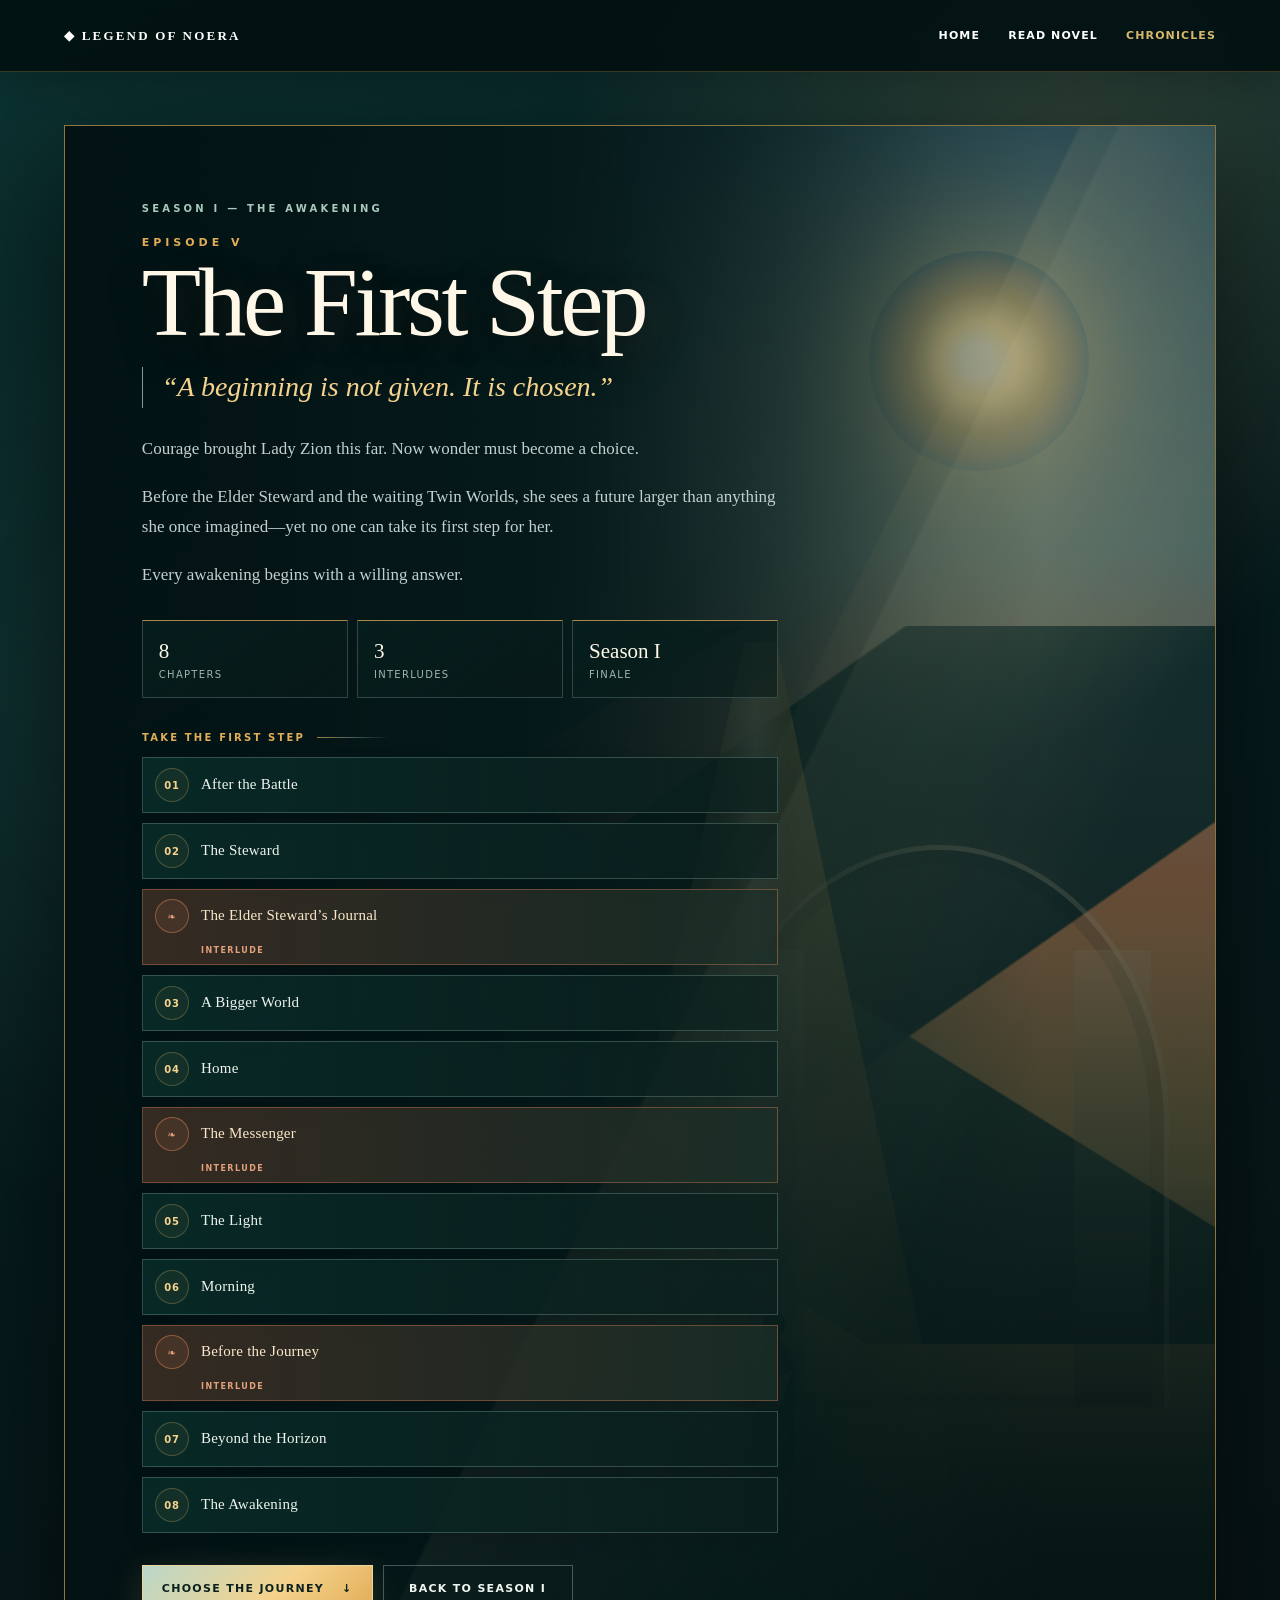
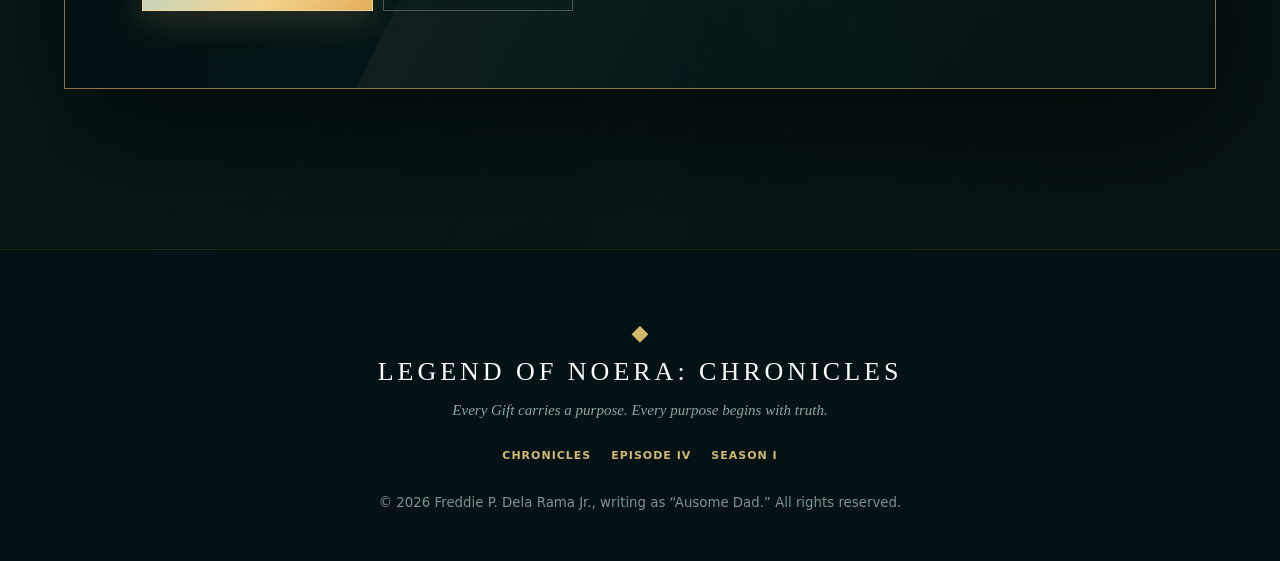
<file: episode-5.html>
<!doctype html>
<html lang="en">
<head>
  <meta charset="utf-8">
  <meta name="viewport" content="width=device-width,initial-scale=1,viewport-fit=cover">
  <meta name="theme-color" content="#061b1d">
  <meta name="description" content="Explore Episode V — The First Step from Legend of Noera: Chronicles.">
  <title>The First Step — Legend of Noera: Chronicles</title>
  <link rel="stylesheet" href="styles.css?v=20260714-1">
  <link rel="stylesheet" href="comic.css?v=20260714-landing-3">
  <link rel="stylesheet" href="chronicles-refined.css?v=20260714-episode5-1">
  <link rel="stylesheet" href="episode-5.css?v=20260714-2">
  <link rel="stylesheet" href="episode-unified.css?v=20260714-1">
  <link rel="stylesheet" href="episode-navigation.css?v=20260714-6">
</head>
<body class="comic-page episode-page first-step-page">
  <a class="skip-link" href="#episode-five-reader">Skip to Episode V</a>
  <header>
    <a href="index.html">◆ LEGEND OF NOERA</a>
    <nav aria-label="Main navigation"><a href="index.html">Home</a><a href="index.html#read">Read Novel</a><a href="comic.html" aria-current="page">Chronicles</a></nav>
  </header>

  <main class="episode-page-main first-step-main">
    <section id="episode-five-cover" class="episode-cover first-step-cover" aria-labelledby="episode-five-title">
      <div class="first-step-world" aria-hidden="true"><div class="first-step-sun"></div><div class="first-step-mountains"></div><div class="first-step-path"></div><div class="first-step-arches"></div><div class="first-step-figure"></div><div class="first-step-light"></div></div>
      <div class="episode-cover-copy first-step-cover-copy">
        <p class="season-kicker">SEASON I — THE AWAKENING</p>
        <p class="episode-cover-number">EPISODE V</p>
        <h1 id="episode-five-title">The First Step</h1>
        <blockquote>“A beginning is not given. It is chosen.”</blockquote>
        <div class="episode-cover-synopsis">
          <p>Courage brought Lady Zion this far. Now wonder must become a choice.</p>
          <p>Before the Elder Steward and the waiting Twin Worlds, she sees a future larger than anything she once imagined—yet no one can take its first step for her.</p>
          <p>Every awakening begins with a willing answer.</p>
        </div>
        <div class="episode-cover-meta" aria-label="Episode information"><span><strong>8</strong> Chapters</span><span><strong>3</strong> Interludes</span><span><strong>Season I</strong> Finale</span></div>
        <nav class="episode-chapter-list first-step-chapter-list" aria-label="Episode V chapters and interludes">
          <p>Take the First Step</p>
          <ol>
            <li><a href="episode-5.html?chapter=1"><span>01</span>After the Battle</a></li>
            <li><a href="episode-5.html?chapter=2"><span>02</span>The Steward</a></li>
            <li class="is-interlude"><a href="episode-5.html?chapter=3"><span>❧</span>The Elder Steward’s Journal <small>Interlude</small></a></li>
            <li><a href="episode-5.html?chapter=4"><span>03</span>A Bigger World</a></li>
            <li><a href="episode-5.html?chapter=5"><span>04</span>Home</a></li>
            <li class="is-interlude"><a href="episode-5.html?chapter=6"><span>❧</span>The Messenger <small>Interlude</small></a></li>
            <li><a href="episode-5.html?chapter=7"><span>05</span>The Light</a></li>
            <li><a href="episode-5.html?chapter=8"><span>06</span>Morning</a></li>
            <li class="is-interlude"><a href="episode-5.html?chapter=9"><span>❧</span>Before the Journey <small>Interlude</small></a></li>
            <li><a href="episode-5.html?chapter=10"><span>07</span>Beyond the Horizon</a></li>
            <li><a href="episode-5.html?chapter=11"><span>08</span>The Awakening</a></li>
          </ol>
        </nav>
        <div class="episode-cover-actions"><button id="episode-five-begin" class="episode-read" type="button">Choose the Journey <span aria-hidden="true">↓</span></button><a class="secondary-action" href="comic.html#season-one">Back to Season I</a></div>
      </div>
    </section>

    <section id="episode-five-reader" class="reader-shell first-step-reader" hidden>
      <div class="episode-tools" aria-label="Episode V chapter navigator"><button id="episode-five-previous" class="chapter-nav-button" type="button">← Previous</button><label class="visually-hidden" for="episode-five-select">Choose a chapter</label><select id="episode-five-select" class="chapter-picker"><option value="1">01 · After the Battle</option><option value="2">02 · The Steward</option><option value="3">Interlude · The Elder Steward’s Journal</option><option value="4">03 · A Bigger World</option><option value="5">04 · Home</option><option value="6">Interlude · The Messenger</option><option value="7">05 · The Light</option><option value="8">06 · Morning</option><option value="9">Interlude · Before the Journey</option><option value="10">07 · Beyond the Horizon</option><option value="11">08 · The Awakening</option></select><button id="episode-five-next" class="chapter-nav-button" type="button">Next →</button></div>
      <p id="episode-five-announcement" class="visually-hidden" aria-live="polite"></p>
      <section data-episode-five-reader>
        <article class="chapter-reader episode-placeholder first-step-placeholder" data-title="After the Battle"><p class="chapter-number">EPISODE V · CHAPTER 1</p><h2>After the Battle</h2><p>The danger has passed, but Lady Zion must now understand what courage has changed within her.</p></article>
        <article class="chapter-reader episode-placeholder first-step-placeholder" data-title="The Steward" hidden><p class="chapter-number">EPISODE V · CHAPTER 2</p><h2>The Steward</h2><p>The Elder Steward reveals that stewardship is not a rank to receive, but a life to choose.</p></article>
        <article class="chapter-reader episode-placeholder first-step-placeholder is-interlude-card" data-title="The Elder Steward’s Journal" hidden><p class="chapter-number">EPISODE V · INTERLUDE</p><h2>The Elder Steward’s Journal</h2><p>Reflections from a lifetime spent faithfully waiting for the next generation.</p></article>
        <article class="chapter-reader episode-placeholder first-step-placeholder" data-title="A Bigger World" hidden><p class="chapter-number">EPISODE V · CHAPTER 3</p><h2>A Bigger World</h2><p>Lady Zion learns that the Sanctuary is only one small part of the vast world now opening before her.</p></article>
        <article class="chapter-reader episode-placeholder first-step-placeholder" data-title="Home" hidden><p class="chapter-number">EPISODE V · CHAPTER 4</p><h2>Home</h2><p>Returning to Earth no longer feels like leaving Zionara behind, because both worlds now live within her.</p></article>
        <article class="chapter-reader episode-placeholder first-step-placeholder is-interlude-card" data-title="The Messenger" hidden><p class="chapter-number">EPISODE V · INTERLUDE</p><h2>The Messenger</h2><p>A courier’s journey reveals that Zionara is far larger than the Sanctuary alone.</p></article>
        <article class="chapter-reader episode-placeholder first-step-placeholder" data-title="The Light" hidden><p class="chapter-number">EPISODE V · CHAPTER 5</p><h2>The Light</h2><p>The Living Bond answers not with command, but with a quiet light that asks Lady Zion to choose freely.</p></article>
        <article class="chapter-reader episode-placeholder first-step-placeholder" data-title="Morning" hidden><p class="chapter-number">EPISODE V · CHAPTER 6</p><h2>Morning</h2><p>Earth awakens around Lady Zion as though nothing has changed, even while everything within her has.</p></article>
        <article class="chapter-reader episode-placeholder first-step-placeholder is-interlude-card" data-title="Before the Journey" hidden><p class="chapter-number">EPISODE V · INTERLUDE</p><h2>Before the Journey</h2><p>Lady Zion’s parents quietly notice the changes in their daughter, unaware that another world is shaping her heart.</p></article>
        <article class="chapter-reader episode-placeholder first-step-placeholder" data-title="Beyond the Horizon" hidden><p class="chapter-number">EPISODE V · CHAPTER 7</p><h2>Beyond the Horizon</h2><p>The future stretches beyond everything Lady Zion can see, yet she no longer needs to understand the whole road before beginning.</p></article>
        <article class="chapter-reader episode-placeholder first-step-placeholder" data-title="The Awakening" hidden><p class="chapter-number">EPISODE V · CHAPTER 8</p><h2>The Awakening</h2><p>Lady Zion gives her answer and takes the first true step into the journey that will unite the Twin Worlds.</p></article>
      </section>

      <section id="episode-five-complete-card" class="episode-finish season-complete-card" aria-labelledby="season-complete-title" hidden>
        <p class="eyebrow">SEASON I COMPLETE</p>
        <div class="episode-completion-status" role="status">
          <span class="episode-completion-mark" aria-hidden="true">✓</span>
          <div class="episode-completion-copy"><span>Reading Status</span><strong>Episode V Complete</strong></div>
        </div>
        <h2 id="season-complete-title">The awakening is only the beginning.</h2>
        <p>Lady Zion has answered freely. Season I closes where her true journey begins.</p>
        <div class="episode-cover-actions episode-finish-actions">
          <a class="episode-read" href="comic.html">Return to Chronicles <span aria-hidden="true">→</span></a>
          <a class="secondary-action" href="comic.html#season-one">Revisit Season I</a>
        </div>
      </section>

      <nav class="episode-end-nav episode-five-end-nav" aria-label="Episode navigation"><a class="secondary-action" href="episode-4.html">← Episode IV</a><a class="secondary-action" href="comic.html#season-one">Season I</a><span class="secondary-action is-disabled" aria-disabled="true">Season II Awaits</span></nav>
    </section>
  </main>

  <footer><div class="footer-mark">◆</div><h2>LEGEND OF NOERA: CHRONICLES</h2><p>Every Gift carries a purpose. Every purpose begins with truth.</p><div class="footer-links"><a href="comic.html">Chronicles</a><a href="episode-4.html">Episode IV</a><a href="comic.html#season-one">Season I</a></div><small>© 2026 Freddie P. Dela Rama Jr., writing as “Ausome Dad.” All rights reserved.</small></footer>

  <script>
  (()=>{
    const cover=document.querySelector('#episode-five-cover'),reader=document.querySelector('#episode-five-reader'),begin=document.querySelector('#episode-five-begin'),select=document.querySelector('#episode-five-select'),previous=document.querySelector('#episode-five-previous'),next=document.querySelector('#episode-five-next'),announcement=document.querySelector('#episode-five-announcement'),finish=document.querySelector('#episode-five-complete-card'),entries=[...document.querySelectorAll('[data-episode-five-reader] .chapter-reader')];
    if(!reader||!select||!entries.length)return;
    const requested=()=>{const value=Number(new URLSearchParams(location.search).get('chapter'));return Number.isInteger(value)&&value>=1&&value<=entries.length?value-1:0};
    const show=(index,update=true,scroll=true)=>{const safe=Math.max(0,Math.min(index,entries.length-1));reader.hidden=false;cover?.classList.add('is-condensed');entries.forEach((entry,i)=>entry.hidden=i!==safe);select.value=String(safe+1);previous.disabled=safe===0;next.disabled=safe===entries.length-1;if(finish)finish.hidden=safe!==entries.length-1;const title=entries[safe].dataset.title||`Part ${safe+1}`;announcement.textContent=`Now reading ${title}`;document.title=`${title} — Episode V: The First Step`;if(update){const url=new URL(location.href);url.searchParams.set('chapter',String(safe+1));history.replaceState({chapter:safe+1},'',url)}if(scroll)window.scrollTo({top:reader.offsetTop-82,behavior:'smooth'})};
    entries.forEach((entry,index)=>{const notice=document.createElement('div');notice.className='episode-status-card first-step-artwork-notice';notice.innerHTML = '<span class="chapter-status-label">Illustrated Edition</span><strong>Finale Production</strong><p>The closing movement of Season I is being shaped into its full illustrated release.</p>';entry.appendChild(notice);const nav=document.createElement('nav');nav.className='chapter-end-navigation';const forward=index===entries.length-1?'<a class="chapter-end-button chapter-end-next is-complete" href="comic.html#season-one"><span><small>Season I Complete</small>View the Journey</span><span aria-hidden="true">✓</span></a>':'<button class="chapter-end-button chapter-end-next" type="button"><span><small>Continue</small>Next</span><span aria-hidden="true">→</span></button>';nav.innerHTML=`<button class="chapter-end-button chapter-end-back" type="button" ${index===0?'disabled':''}><span aria-hidden="true">←</span><span><small>Previous</small>Back</span></button><div class="chapter-end-marker"><span>❧</span><strong>Part ${index+1} of ${entries.length}</strong></div>${forward}`;nav.querySelector('.chapter-end-back')?.addEventListener('click',()=>show(index-1));if(index<entries.length-1)nav.querySelector('.chapter-end-next')?.addEventListener('click',()=>show(index+1));entry.appendChild(nav)});
    begin?.addEventListener('click',()=>show(0));select.addEventListener('change',()=>show(Number(select.value)-1));previous.addEventListener('click',()=>show(Number(select.value)-2));next.addEventListener('click',()=>show(Number(select.value)));addEventListener('popstate',()=>show(requested(),false));if(new URLSearchParams(location.search).has('chapter'))show(requested(),false,false);
  })();
  </script>
</body>
</html>
</file>
<file: styles.css>
:root {
  --ink: #06191e;
  --ink-soft: #0c2b31;
  --teal: #17464a;
  --gold: #d6b86c;
  --gold-bright: #f3dc92;
  --cream: #f6f1e3;
  --paper: #fffdf7;
  --mist: #b9ceca;
  --line: rgba(214, 184, 108, .34);
  --shadow: 0 24px 70px rgba(0, 12, 16, .28);
}

* { box-sizing: border-box; }
html { scroll-behavior: smooth; scroll-padding-top: 80px; }
body { margin: 0; background: var(--cream); color: var(--ink); font-family: Inter, ui-sans-serif, system-ui, -apple-system, BlinkMacSystemFont, "Segoe UI", sans-serif; }
a, button, select, input { -webkit-tap-highlight-color: transparent; }
button, select, input, textarea { font: inherit; }
button { touch-action: manipulation; }

.skip-link { position: fixed; z-index: 100; top: 8px; left: 8px; transform: translateY(-160%); padding: 10px 14px; background: var(--gold); color: var(--ink); font-weight: 800; }
.skip-link:focus { transform: none; }

header { position: fixed; z-index: 20; inset: 0 0 auto; min-height: 72px; display: flex; align-items: center; justify-content: space-between; gap: 24px; padding: 15px clamp(18px, 5vw, 72px); background: rgba(6, 25, 30, .94); border-bottom: 1px solid rgba(214, 184, 108, .17); backdrop-filter: blur(14px); }
header a { color: #fff; text-decoration: none; }
.brand, header > a:first-child { flex: 0 0 auto; font: 700 13px/1 Georgia, serif; letter-spacing: 2.2px; }
.brand span { color: var(--gold); }
nav { display: flex; align-items: center; justify-content: flex-end; gap: clamp(14px, 2.2vw, 32px); }
nav a { position: relative; padding: 9px 0; font-size: 11px; font-weight: 800; letter-spacing: 1.1px; text-transform: uppercase; white-space: nowrap; }
nav a::after { content: ""; position: absolute; inset: auto 50% 2px; height: 1px; background: var(--gold); transition: inset .2s ease; }
nav a:hover::after, nav a:focus-visible::after { inset-inline: 0; }
nav .nav-read { padding: 10px 14px; color: var(--ink); background: var(--gold); }
nav .nav-read::after { display: none; }

.hero { position: relative; min-height: 100svh; isolation: isolate; display: grid; align-items: center; overflow: hidden; padding: 120px clamp(22px, 7vw, 110px) 90px; color: #fff; text-align: left; background-color: #06191e; background-image: linear-gradient(90deg, rgba(2, 12, 17, .93) 0%, rgba(2, 12, 17, .76) 28%, rgba(2, 12, 17, .26) 56%, rgba(2, 12, 17, .05) 75%), linear-gradient(0deg, rgba(2, 12, 17, .72), transparent 36%), url("assets/hero-auret-calling-v2.svg"); background-size: cover; background-position: center; }
.hero::before { content: ""; position: absolute; z-index: -1; inset: 0; background: radial-gradient(circle at 53% 69%, rgba(243, 220, 146, .12), transparent 20%); pointer-events: none; }
.hero::after { content: ""; position: absolute; z-index: -1; inset: 0; box-shadow: inset 0 0 140px rgba(0, 8, 12, .38); pointer-events: none; }
.hero-content { width: min(670px, 48vw); justify-self: start; }
.auret { width: 64px; height: 64px; display: grid; place-items: center; margin: 0 0 18px; border: 1px solid rgba(243, 220, 146, .5); border-radius: 50%; color: var(--gold-bright); font-size: 41px; background: rgba(2, 14, 18, .35); box-shadow: 0 0 38px rgba(187, 255, 210, .16), inset 0 0 22px rgba(243, 220, 146, .08); }
.auret span { transform: translateY(-3px); text-shadow: 0 0 26px rgba(213, 255, 210, .7); }
.eyebrow { margin: 0 0 16px; color: var(--gold) !important; font-size: 10px !important; font-weight: 900 !important; letter-spacing: 4px; text-transform: uppercase; }
.hero h1 { margin: 18px 0 25px; font: 500 clamp(68px, 8.5vw, 122px)/.76 Georgia, "Times New Roman", serif; letter-spacing: -.055em; text-shadow: 0 10px 45px rgba(0, 0, 0, .72); }
.hero h1 span { display: block; margin-top: .34em; color: var(--gold-bright); font-size: .34em; letter-spacing: .25em; }
.lead { max-width: 600px; margin: 0; color: #d7e3df; font: italic clamp(18px, 2.1vw, 23px)/1.65 Georgia, serif; text-shadow: 0 3px 18px #000; }
.hero-actions { display: flex; flex-wrap: wrap; justify-content: flex-start; gap: 12px; margin: 33px 0 21px; }
.button, .ghost, .books button { min-height: 46px; display: inline-flex; align-items: center; justify-content: center; padding: 13px 20px; border: 1px solid var(--gold); text-decoration: none; text-transform: uppercase; letter-spacing: 1.4px; font-size: 11px; font-weight: 900; cursor: pointer; }
.button, .books button { background: var(--gold); color: var(--ink); }
.button:hover, .books button:hover { background: var(--gold-bright); }
.ghost { color: #fff; border-color: rgba(255, 255, 255, .42); background: rgba(3, 16, 20, .24); }
.author-credit { color: #91aaa7; font-size: 12px; letter-spacing: 1.1px; }
.author-credit strong { color: #d7e3df; }
.scroll-cue { position: absolute; left: clamp(22px, 7vw, 110px); bottom: 25px; color: #9db2ae; text-decoration: none; text-transform: uppercase; letter-spacing: 2px; font-size: 9px; }
.scroll-cue span { display: block; margin-top: 7px; color: var(--gold); font-size: 16px; }

.light, .story-section, .saga-section { background: var(--cream); }
.dark, .worlds-section, .comic-invite { background: var(--ink); color: #fff; }
.story-section, .worlds-section, .read-section, .saga-section { padding: clamp(80px, 10vw, 140px) max(22px, 8vw); }
.section-heading { max-width: 960px; margin: 0 auto 45px; }
.section-heading.center { text-align: center; }
.section-heading h2, .comic-invite h2 { margin: 0; font: 500 clamp(40px, 6vw, 72px)/1.04 Georgia, serif; letter-spacing: -.025em; }
.section-heading > p:not(.eyebrow) { max-width: 720px; margin: 22px auto 0; color: #526764; font: 18px/1.75 Georgia, serif; }

.story-section { position: relative; overflow: hidden; }
.story-section::before { content: "❧"; position: absolute; right: -2vw; bottom: -9vw; color: rgba(140, 109, 49, .08); font-size: min(35vw, 460px); }
.story-grid { position: relative; display: grid; grid-template-columns: 1.15fr .85fr; gap: clamp(38px, 8vw, 110px); max-width: 1100px; margin: 0 auto; }
.story-grid p { margin: 0; color: #425a58; font: 18px/1.85 Georgia, serif; }
.story-grid .story-lead { color: var(--ink); font-size: clamp(22px, 2.6vw, 31px); line-height: 1.55; }
.story-copy { padding-left: 30px; border-left: 1px solid var(--gold); }
.story-copy p + p { margin-top: 22px; color: #836c38; font-style: italic; }

.worlds-section { background: radial-gradient(circle at 50% 40%, rgba(34, 98, 91, .33), transparent 36%), var(--ink); }
.cards { display: grid; grid-template-columns: repeat(3, 1fr); gap: 18px; max-width: 1180px; margin: 58px auto 0; }
.cards article { min-height: 310px; padding: 36px; border: 1px solid rgba(214, 184, 108, .2); background: rgba(255, 255, 255, .035); transition: transform .25s ease, border-color .25s ease; }
.cards article:hover { transform: translateY(-6px); border-color: rgba(214, 184, 108, .62); }
.cards .featured-card { background: linear-gradient(160deg, rgba(214, 184, 108, .13), rgba(255, 255, 255, .04)); }
.cards b, .books b { color: var(--gold); font-size: 10px; letter-spacing: 2.5px; }
.cards h3 { margin: 70px 0 16px; font: 500 35px Georgia, serif; }
.cards p { margin: 0; color: var(--mist); line-height: 1.8; }

.read-section { background: #e9dfc5; }
.books { display: grid; grid-template-columns: repeat(2, minmax(0, 1fr)); gap: 24px; max-width: 1100px; margin: 55px auto 0; }
.books article { position: relative; min-height: 390px; display: flex; flex-direction: column; overflow: hidden; padding: 38px; color: #fff; background: linear-gradient(155deg, #0d3236, #06191e 72%); border: 1px solid rgba(214, 184, 108, .3); box-shadow: var(--shadow); }
.book-number { position: absolute; right: 18px; top: -28px; color: rgba(214, 184, 108, .09); font: 180px Georgia, serif; }
.books h3 { position: relative; margin: 17px 0 15px; font: 500 clamp(32px, 4vw, 46px)/1.05 Georgia, serif; }
.books p { position: relative; max-width: 500px; color: #bcd0cc; line-height: 1.75; }
.books button { position: relative; align-self: flex-start; gap: 25px; margin-top: auto; border: 0; }
.discovery-status { min-height: 22px; max-width: 1100px; margin: 22px auto 0; color: #6d6758; text-align: center; font-size: 12px; }

.comic-invite { display: grid; grid-template-columns: 1.15fr .85fr; align-items: center; gap: clamp(40px, 9vw, 140px); padding: clamp(80px, 10vw, 130px) max(22px, 9vw); background: radial-gradient(circle at 20% 30%, rgba(87, 50, 105, .27), transparent 32%), linear-gradient(135deg, #06191e, #131328 55%, #0d2a2e); }
.comic-invite > div:last-child { padding-left: 34px; border-left: 1px solid var(--gold); }
.comic-invite > div:last-child p { margin: 0 0 28px; color: #b9cbc7; font: 18px/1.75 Georgia, serif; }

.volumes { max-width: 900px; margin: 0 auto; border-top: 1px solid #b8ab88; }
.volumes p { display: grid; grid-template-columns: 65px 1fr auto; gap: 15px; align-items: center; margin: 0; padding: 20px 14px; border-bottom: 1px solid #b8ab88; font: 21px Georgia, serif; transition: padding .2s, background .2s; }
.volumes p:hover { padding-inline: 23px; background: rgba(214, 184, 108, .1); }
.volumes b { color: #9f813e; }
.volumes small { color: #71807c; font: 800 10px system-ui, sans-serif; letter-spacing: 2px; text-transform: uppercase; }

footer { padding: 70px 22px max(48px, env(safe-area-inset-bottom)); background: #041317; color: #fff; text-align: center; }
.footer-mark { color: var(--gold); font-size: 22px; }
footer h2 { margin: 12px 0; font: 500 26px Georgia, serif; letter-spacing: 4px; }
footer > p { color: #8da6a2; font: italic 15px Georgia, serif; }
.footer-links { display: flex; flex-wrap: wrap; justify-content: center; gap: 20px; margin: 30px 0; }
.footer-links a { color: var(--gold); font-size: 11px; font-weight: 800; letter-spacing: 1px; text-decoration: none; text-transform: uppercase; }
footer small { display: block; color: #7d9490; line-height: 1.6; }
.noscript { position: fixed; z-index: 50; inset: auto 10px 10px; padding: 14px; background: #fff0d0; color: #381f11; box-shadow: var(--shadow); }

@media (max-width: 820px) {
  html { scroll-padding-top: 112px; }
  header { min-height: 104px; align-items: flex-start; flex-direction: column; gap: 8px; padding: 14px 18px 8px; }
  header nav { width: calc(100vw - 36px); justify-content: flex-start; gap: 20px; overflow-x: auto; padding: 0 0 3px; scrollbar-width: none; }
  header nav::-webkit-scrollbar { display: none; }
  header nav a { font-size: 10px; }
  nav .nav-read { padding: 7px 10px; }
  .hero { padding-top: 150px; background-position: 52% center; }
  .hero-content { width: min(610px, 58vw); }
  .story-grid, .comic-invite { grid-template-columns: 1fr; }
  .story-copy, .comic-invite > div:last-child { padding: 26px 0 0; border: 0; border-top: 1px solid var(--gold); }
  .cards { grid-template-columns: 1fr; }
  .cards article { min-height: 240px; }
  .cards h3 { margin-top: 42px; }
  .books { grid-template-columns: 1fr; }
}

@media (max-width: 560px) {
  .hero { min-height: 780px; padding-inline: 20px; text-align: center; background-image: linear-gradient(180deg, rgba(2, 12, 17, .82) 0%, rgba(2, 12, 17, .58) 39%, rgba(2, 12, 17, .08) 66%, rgba(2, 12, 17, .78) 100%), url("assets/hero-auret-calling-v2.svg"); background-position: 51% center; }
  .hero-content { width: 100%; align-self: start; margin-top: 22px; }
  .hero h1 { font-size: clamp(64px, 22vw, 94px); }
  .hero h1 span { font-size: .3em; letter-spacing: .18em; }
  .auret { width: 58px; height: 58px; margin: 0 auto 14px; font-size: 37px; }
  .lead { margin-inline: auto; }
  .hero-actions { align-items: stretch; flex-direction: column; padding-inline: 12px; }
  .scroll-cue { left: 50%; transform: translateX(-50%); }
  .button, .ghost { width: 100%; }
  .story-section, .worlds-section, .read-section, .saga-section { padding-inline: 20px; }
  .books article { min-height: 360px; padding: 30px 24px; }
  .volumes p { grid-template-columns: 40px 1fr; }
  .volumes small { grid-column: 2; }
}

@media (prefers-reduced-motion: reduce) {
  html { scroll-behavior: auto; }
  *, *::before, *::after { transition-duration: .01ms !important; animation-duration: .01ms !important; }
}
</file>
<file: reader-fixes.css>
body.reader-open { overflow: hidden; }

dialog#reader { width: min(880px, 100%); max-width: none; height: min(94svh, 980px); max-height: none; margin: auto; padding: 0; overflow: hidden; border: 1px solid rgba(214, 184, 108, .45); background: var(--paper); color: var(--ink); box-shadow: 0 30px 100px rgba(0, 0, 0, .65); }
dialog#reader::backdrop { background: rgba(0, 10, 14, .88); backdrop-filter: blur(4px); }
dialog#reader.is-open { display: block; position: fixed; z-index: 100; inset: 3svh 0 auto; }
.reader-shell { height: 100%; display: grid; grid-template-rows: auto auto minmax(0, 1fr) auto; }
.reader-head { min-height: 86px; display: flex; align-items: center; justify-content: space-between; gap: 20px; padding: 17px clamp(18px, 4vw, 32px); background: var(--ink); color: #fff; border-bottom: 1px solid rgba(214, 184, 108, .28); }
.reader-head small { color: var(--gold); font-size: 9px; font-weight: 900; letter-spacing: 2.4px; }
.reader-head h2 { margin: 5px 0 0; font: 500 clamp(23px, 4vw, 31px)/1.1 Georgia, serif; }
.icon-button { flex: 0 0 46px; width: 46px; height: 46px; display: grid; place-items: center; margin: 0; padding: 0; border: 1px solid rgba(255, 255, 255, .22); border-radius: 50%; background: transparent; color: #fff; font-size: 32px; line-height: 1; cursor: pointer; }

.audio-panel { display: grid; grid-template-columns: minmax(160px, 1fr) 90px auto; gap: 9px 12px; align-items: end; padding: 13px clamp(14px, 3vw, 24px); background: #eee6d3; border-bottom: 1px solid #d2c5a4; }
.audio-field label { display: block; margin: 0 0 5px; color: #66716c; font-size: 9px; font-weight: 900; letter-spacing: 1.2px; text-transform: uppercase; }
.audio-field select { width: 100%; min-height: 40px; padding: 8px 30px 8px 10px; border: 1px solid #aa9d7e; border-radius: 0; background: #fff; color: var(--ink); }
.audio-buttons { display: flex; gap: 5px; }
.audio-buttons button, .pager button { min-height: 40px; padding: 9px 13px; border: 1px solid #aa9d7e; background: #fff; color: var(--ink); font-size: 11px; font-weight: 800; cursor: pointer; }
.audio-buttons #listen { background: var(--gold); border-color: #a88b47; }
.audio-buttons button:disabled, .pager button:disabled { opacity: .42; cursor: not-allowed; }
.auto-next { align-self: center; color: #56615e; font-size: 11px; }
.auto-next input { vertical-align: -2px; accent-color: var(--teal); }
#voice-note { grid-column: 1 / -1; min-height: 18px; display: block; color: #5a624f; font-size: 11px; line-height: 1.4; }

#page-text { min-height: 0; overflow: auto; padding: clamp(25px, 5vw, 52px) clamp(22px, 8vw, 76px); background: linear-gradient(90deg, rgba(214, 184, 108, .08), transparent 8% 92%, rgba(214, 184, 108, .08)); color: #1e302e; font: clamp(17px, 2.2vw, 20px)/1.9 Georgia, serif; white-space: pre-wrap; overscroll-behavior: contain; }
#page-text:focus-visible { outline: 3px solid var(--gold); outline-offset: -5px; }
#page-text .reader-error { padding: 20px; border-left: 3px solid #a14c3e; background: #fff0eb; color: #6a2b23; font: 16px/1.6 system-ui, sans-serif; white-space: normal; }
.pager { min-height: 62px; display: grid; grid-template-columns: 1fr auto 1fr; gap: 12px; align-items: center; padding: 10px clamp(14px, 3vw, 24px) max(10px, env(safe-area-inset-bottom)); background: #eee6d3; border-top: 1px solid #d2c5a4; }
.pager button:first-child { justify-self: start; }
.pager button:last-child { justify-self: end; }
#page-count { color: #5d655d; font-size: 10px; font-weight: 900; letter-spacing: 1.2px; text-align: center; }

@media (max-width: 660px) {
  dialog#reader { width: 100%; height: 100svh; }
  dialog#reader.is-open { inset: 0; }
  .reader-head { min-height: 74px; }
  .audio-panel { grid-template-columns: minmax(0, 1fr) 78px; gap: 8px; }
  .audio-buttons { grid-column: 1 / -1; }
  .audio-buttons button { flex: 1; }
  .auto-next { grid-column: 1 / -1; }
  #page-text { padding: 25px 22px; font-size: 17px; line-height: 1.82; }
  .pager { min-height: 60px; padding-inline: 10px; }
  .pager button { padding-inline: 10px; }
}

@media (max-width: 380px) {
  .reader-head h2 { font-size: 21px; }
  .audio-field select, .audio-buttons button, .pager button { font-size: 10px; }
  #page-count { font-size: 9px; }
}
</file>
<file: author.css>
.author-page{background:radial-gradient(circle at 50% 20%,#16464a,#071a21 48%);min-height:100vh}.author-shell{padding:110px 20px 70px}.author-hero,.author-panel{max-width:880px;margin:auto}.author-hero{color:white;text-align:center;padding:50px 0}.author-hero h1{font:clamp(40px,7vw,68px) Georgia;margin:15px}.author-hero>p{max-width:680px;margin:auto;color:#bcd0cc;line-height:1.7}.owner-badge{display:inline-flex;align-items:center;gap:8px;margin-top:22px;padding:9px 13px;border:1px solid #d6b86c55;color:#d6b86c;font-size:11px;font-weight:800;letter-spacing:.8px}.author-panel{background:#f5f0df;padding:clamp(22px,6vw,55px);box-shadow:0 25px 80px #0007}.author-panel label{display:block;margin:20px 0;font-weight:700}.author-panel label>span{float:right;color:#6d766e;font-size:11px;font-weight:500}.author-panel input,.author-panel textarea{display:block;width:100%;margin-top:8px;padding:13px;border:1px solid #a89c7c;background:#fff;font:16px Georgia}.author-panel input:focus,.author-panel textarea:focus{outline:3px solid #d6b86c66;border-color:#8a743f}.author-panel textarea{resize:vertical;line-height:1.6}.import-label{padding:15px;border:1px dashed #a89c7c;background:#eee6d3}.import-label input{background:transparent;border:0;padding:8px 0}.author-count{margin:-10px 0 15px;color:#67716b;font-size:11px;text-align:right}.author-step{display:flex;gap:16px;align-items:flex-start;margin:30px 0 22px}.author-step>b{display:grid;place-items:center;flex:0 0 38px;height:38px;border-radius:50%;background:#071a21;color:#d6b86c}.author-step h2{font:26px Georgia;margin:3px 0}.author-step p{margin:7px 0;color:#56615e;line-height:1.6}.author-action{display:inline-flex;min-height:46px;align-items:center;justify-content:center;padding:14px 19px!important;background:#d6b86c!important;color:#071a21!important;border:1px solid #a88b47!important;text-decoration:none;text-transform:uppercase;letter-spacing:1px;font-size:11px;font-weight:bold}.upload-link{margin:5px 0 20px}.author-note{border-left:3px solid #d6b86c;padding:12px 15px;color:#56615e;line-height:1.6;background:#eee6d3}.publishing-checklist{margin:30px 0;padding:22px;border:1px solid #c9bb98;background:#fffaf0}.publishing-checklist h2{margin:0 0 12px;font:24px Georgia}.publishing-checklist ul{margin:0;padding-left:20px;color:#56615e;line-height:1.8}.publishing-checklist code{color:#071a21;font-weight:700}#author-message,#audio-message{min-height:22px;color:#476b59;font-weight:700}
@media(max-width:820px){.author-shell{padding-top:140px}}@media(max-width:560px){.author-shell{padding-inline:12px}.author-panel{padding:24px 18px}.author-panel label>span{float:none;display:block;margin-top:4px}.author-action{width:100%}}
</file>
<file: author-audio.css>
.author-divider{border:0;border-top:1px solid #b8ab88;margin:55px 0}
.audio-files{display:grid;grid-template-columns:1fr 1fr;gap:5px 22px}
.audio-downloads{display:grid;grid-template-columns:1fr 1fr;gap:10px;margin:18px 0}
.audio-download{display:block;padding:12px;background:#0b262c;color:white;text-decoration:none;font-size:13px}
.audio-download:hover{background:#164a43}
#audio-message{color:#476b59;font-weight:700}
@media(max-width:650px){.audio-files,.audio-downloads{grid-template-columns:1fr}}
</file>
<file: comic.css>
@import url("episode-mobile.css?v=20260714-1");
.comic-page{background:#050e12;color:#f7f0dc}.comic-page header{background:rgba(5,14,18,.95)}.comic-page header a[aria-current=page]{color:#d6b86c}.chronicles-hero{min-height:82svh;display:grid;place-content:center;padding:135px 22px 95px;overflow:hidden;text-align:center;background:radial-gradient(circle at 50% 38%,rgba(214,184,108,.17),transparent 17%),radial-gradient(circle at 50% 65%,rgba(50,136,124,.17),transparent 31%),linear-gradient(145deg,#050e12,#101329 55%,#0b292d)}.chronicles-mark{width:82px;height:82px;display:grid;place-items:center;margin:0 auto 20px;border:1px solid rgba(214,184,108,.5);border-radius:50%;color:#efd98f;font-size:50px;box-shadow:0 0 45px rgba(156,232,189,.13)}.chronicles-hero h1{max-width:1000px;margin:8px auto 26px;color:#fff;font:500 clamp(58px,9vw,116px)/.82 Georgia,serif;letter-spacing:-.045em;text-shadow:0 9px 40px #000}.chronicles-hero h1 span{display:block;margin-top:.45em;color:#d6b86c;font-size:.32em;letter-spacing:.3em}.chronicles-hero>p:not(.eyebrow){max-width:720px;margin:0 auto 32px;color:#c5d4d1;font:italic 19px/1.7 Georgia,serif}.comic-start,.episode-read,.full-page,.secondary-action{min-height:46px;display:inline-flex;align-items:center;justify-content:center;gap:18px;padding:13px 19px;color:#06191e;background:#d6b86c;border:1px solid #d6b86c;text-decoration:none;text-transform:uppercase;letter-spacing:1.3px;font-size:11px;font-weight:800}.season-section{position:relative;display:grid;grid-template-columns:minmax(120px,.35fr) minmax(0,1fr);gap:clamp(35px,7vw,100px);padding:clamp(85px,10vw,145px) max(24px,9vw);color:#071a21;background:#f5f0df;overflow:hidden}.season-number{font:500 clamp(110px,18vw,260px)/.75 Georgia,serif;color:rgba(7,26,33,.08);align-self:start}.season-copy{max-width:920px}.season-kicker,.episode-kicker,.chapter-number{margin:0;color:#9b7a2e;font-size:10px;font-weight:900;letter-spacing:3.5px}.season-copy h2,.section-heading h2{margin:12px 0 25px;font:500 clamp(48px,7vw,86px)/.95 Georgia,serif}.season-lead{max-width:820px;margin:0 0 32px;font:italic clamp(22px,3vw,31px)/1.5 Georgia,serif;color:#18373a}.season-introduction{display:grid;grid-template-columns:repeat(2,minmax(0,1fr));gap:34px;color:#526764;font:17px/1.8 Georgia,serif}.season-introduction p{margin:0}.episodes-section{padding:clamp(85px,9vw,130px) max(18px,6vw) 130px;background:radial-gradient(circle at 90% 10%,rgba(214,184,108,.09),transparent 24%),#071a21}.section-heading{max-width:850px;margin:0 auto 55px;text-align:center}.section-heading h2{color:#fff}.section-heading>p:last-child{color:#9eb4b0;font:17px/1.7 Georgia,serif}.episode-card{max-width:1240px;margin:0 auto;display:grid;grid-template-columns:minmax(0,1.05fr) minmax(320px,.95fr);border:1px solid rgba(214,184,108,.28);background:#0b171b;box-shadow:0 26px 90px rgba(0,0,0,.4)}.episode-art{min-height:570px;overflow:hidden;background:#000}.episode-art img{width:100%;height:100%;display:block;object-fit:cover;object-position:left top}.episode-card-copy{padding:clamp(34px,5vw,70px)}.episode-card-copy h3{margin:12px 0 22px;font:500 clamp(43px,6vw,72px)/1 Georgia,serif}.episode-card-copy>p:not(.episode-kicker){color:#abc0bc;font:17px/1.75 Georgia,serif}.chapter-list{columns:2;gap:28px;margin:30px 0;padding:0;list-style-position:inside}.chapter-list li{break-inside:avoid;margin:0 0 11px;color:#d6b86c;font:13px/1.5 system-ui,sans-serif}.chapter-list a{color:#d9e4e1;text-decoration:none}.chapter-list a:hover,.chapter-list a:focus-visible{color:#d6b86c}.coming-episodes{max-width:1240px;display:grid;grid-template-columns:repeat(2,minmax(0,1fr));gap:18px;margin:22px auto 0}.coming-episodes article{padding:35px;border:1px dashed rgba(214,184,108,.25);background:rgba(255,255,255,.02)}.coming-episodes p{margin:0;color:#d6b86c;font-size:10px;font-weight:900;letter-spacing:3px}.coming-episodes h3{margin:10px 0;font:500 32px Georgia,serif}.coming-episodes span{color:#809894}.episode-page-main{padding:125px max(14px,5vw) 110px;background:radial-gradient(circle at 90% 8%,rgba(214,184,108,.09),transparent 24%),#071a21}.episode-page-header{max-width:1240px;margin:0 auto 38px;padding-bottom:30px;border-bottom:1px solid rgba(214,184,108,.35)}.episode-page-header h1{margin:10px 0 18px;font:500 clamp(52px,8vw,92px)/.95 Georgia,serif}.episode-page-header>p:last-child{max-width:760px;color:#abc0bc;font:18px/1.7 Georgia,serif}.episode-tools{max-width:1240px;display:grid;grid-template-columns:auto minmax(260px,1fr) auto;gap:12px;margin:0 auto 28px}.chapter-nav-button,.chapter-picker{min-height:64px;border:1px solid rgba(214,184,108,.3);background:#0b171b;color:#f7f0dc}.chapter-nav-button{padding:0 22px;cursor:pointer;text-transform:uppercase;letter-spacing:1.2px;font-size:11px;font-weight:800}.chapter-nav-button:disabled{opacity:.35;cursor:not-allowed}.chapter-picker{width:100%;padding:0 18px;font:22px Georgia,serif}.chapter-reader{max-width:1240px;margin:0 auto;padding:clamp(22px,4vw,48px);background:#0b171b;border:1px solid rgba(214,184,108,.26);box-shadow:0 26px 90px rgba(0,0,0,.48)}.chapter-heading{display:grid;grid-template-columns:1fr minmax(280px,480px);gap:40px;align-items:end;margin-bottom:28px}.chapter-heading h2{margin:8px 0 0;font:500 clamp(40px,6vw,68px)/1 Georgia,serif}.chapter-heading>p{margin:0;color:#9eb4b0;font:16px/1.7 Georgia,serif}.full-page-edition{margin:0;overflow:hidden;background:#000;border:1px solid #ae8b3e;box-shadow:0 20px 70px rgba(0,0,0,.55)}.full-page-edition img{display:block;width:100%;height:auto}.chapter-actions{display:flex;flex-wrap:wrap;gap:10px;margin-top:22px}.secondary-action{color:#f5f0df;background:transparent;border-color:rgba(255,255,255,.3)}.episode-finish{max-width:840px;margin:34px auto 0;padding:45px 25px;text-align:center;border:1px dashed rgba(214,184,108,.35);background:rgba(255,255,255,.025)}.episode-finish h2{margin:12px 0;font:500 clamp(32px,5vw,50px) Georgia,serif}.episode-finish p:last-child{color:#8fa6a2}.comic-page footer a,.comic-page footer a:visited{color:#d6b86c}.visually-hidden{position:absolute!important;width:1px!important;height:1px!important;padding:0!important;margin:-1px!important;overflow:hidden!important;clip:rect(0,0,0,0)!important;white-space:nowrap!important;border:0!important}@media(max-width:850px){.season-section,.episode-card{grid-template-columns:1fr}.season-number{position:absolute;right:-15px;top:65px}.season-copy{position:relative}.season-introduction,.coming-episodes{grid-template-columns:1fr}.episode-art{min-height:390px;max-height:600px}.episode-tools{grid-template-columns:1fr 1fr}.chapter-picker{grid-column:1/-1;grid-row:1}.chapter-heading{grid-template-columns:1fr}.chapter-list{columns:1}}@media(max-width:560px){.chronicles-hero{padding-top:120px}.chronicles-hero h1{font-size:52px}.season-section{padding-left:22px;padding-right:22px}.episode-page-main{padding-left:10px;padding-right:10px}.episode-tools{gap:8px}.chapter-nav-button{padding:0 12px}.chapter-reader{padding:16px}.chapter-actions>a{width:100%}}
</file>
<file: chronicles-refined.css>
.auret-glow{position:absolute;inset:0;pointer-events:none;background:radial-gradient(circle at 50% 43%,rgba(239,217,143,.13),transparent 18%);animation:auret-breathe 6s ease-in-out infinite}.chronicles-hero{position:relative}.chronicles-hero>*:not(.auret-glow){position:relative;z-index:1}@keyframes auret-breathe{0%,100%{opacity:.5;transform:scale(.96)}50%{opacity:1;transform:scale(1.04)}}
.season-progress-section{padding:clamp(75px,8vw,110px) max(18px,6vw);background:#061319;border-top:1px solid rgba(214,184,108,.13);border-bottom:1px solid rgba(214,184,108,.13)}.compact-heading{margin-bottom:44px}.compact-heading h2{font-size:clamp(38px,5vw,62px)}.season-progress{position:relative;max-width:1180px;display:grid;grid-template-columns:repeat(5,minmax(0,1fr));gap:0;margin:0 auto;padding:0;list-style:none}.season-progress:before{content:"";position:absolute;top:25px;left:10%;right:10%;height:1px;background:linear-gradient(90deg,#d6b86c 0 20%,rgba(214,184,108,.2) 20% 100%)}.season-progress li{position:relative;z-index:1;display:grid;justify-items:center;gap:15px;text-align:center;color:#647d79;font:12px/1.45 system-ui,sans-serif}.season-progress li>a{display:grid;justify-items:center;gap:15px;color:inherit;text-decoration:none}.progress-node{width:50px;height:50px;display:grid;place-items:center;border:1px solid rgba(214,184,108,.25);border-radius:50%;background:#0b171b;color:#78908c;font-weight:900;box-shadow:0 0 0 8px #061319}.season-progress strong{display:block;margin-bottom:4px;color:#9bb0ac;font-size:10px;letter-spacing:.16em;text-transform:uppercase}.season-progress .is-complete{color:#d9e4e1}.season-progress .is-complete .progress-node{border-color:#d6b86c;color:#071a21;background:#d6b86c;box-shadow:0 0 0 8px #061319,0 0 34px rgba(214,184,108,.25)}.season-progress .is-complete strong{color:#d6b86c}.episode-card-copy h3 a,.episode-card-copy h3 a:link,.episode-card-copy h3 a:visited,.coming-episodes h3 a,.coming-episodes h3 a:link,.coming-episodes h3 a:visited{color:#f5f1e6;text-decoration:none;transition:color .25s ease}.episode-card-copy h3 a:hover,.episode-card-copy h3 a:focus-visible,.episode-card-copy h3 a:active,.coming-episodes h3 a:hover,.coming-episodes h3 a:focus-visible,.coming-episodes h3 a:active{color:#d6b86c;text-decoration:none}.episode-art{display:block}.episode-art img{transition:transform .6s ease,filter .6s ease;object-position:center}.episode-art:hover img,.episode-art:focus-visible img{transform:scale(1.025);filter:brightness(1.08)}.episode-synopsis{color:#abc0bc;font:17px/1.75 Georgia,serif}.episode-synopsis p{margin:0 0 16px}.episode-synopsis p:last-child{margin-bottom:0;color:#d8e2df;font-style:italic}.episode-synopsis strong{color:#efd98f;font-weight:600}
.episode-cover-card{position:relative;background:#071319}.episode-cover-card:after{content:"";position:absolute;inset:0;pointer-events:none;background:linear-gradient(0deg,rgba(3,10,13,.36),transparent 48%),radial-gradient(circle at 68% 42%,rgba(239,217,143,.12),transparent 22%)}.episode-cover-card img{object-position:62% center;filter:saturate(.92) brightness(.9)}
.episode-cover{position:relative;max-width:1240px;min-height:720px;display:grid;align-items:end;margin:0 auto 50px;overflow:hidden;border:1px solid rgba(214,184,108,.35);background:#071319;box-shadow:0 30px 110px rgba(0,0,0,.58)}.episode-cover-art{position:absolute;inset:0}.episode-cover-art img{width:100%;height:100%;object-fit:cover;object-position:center top;filter:saturate(.9) brightness(.62)}.episode-cover-shade{position:absolute;inset:0;background:linear-gradient(90deg,rgba(3,10,13,.97) 0%,rgba(3,10,13,.84) 43%,rgba(3,10,13,.16) 82%),linear-gradient(0deg,rgba(3,10,13,.96),transparent 62%)}.episode-cover-auret{position:absolute;inset:0;background:radial-gradient(circle at 73% 42%,rgba(239,217,143,.2),transparent 18%);animation:auret-breathe 6s ease-in-out infinite}.episode-cover-copy{position:relative;z-index:1;max-width:760px;padding:clamp(38px,7vw,88px)}.episode-cover-number{margin:22px 0 0;color:#d6b86c;font:900 11px system-ui,sans-serif;letter-spacing:.36em}.episode-cover h1{margin:12px 0 20px;color:#fff;font:500 clamp(58px,8vw,104px)/.88 Georgia,serif;letter-spacing:-.035em}.episode-cover blockquote{margin:0 0 25px;color:#efd98f;font:italic clamp(20px,2.6vw,29px)/1.5 Georgia,serif}.episode-cover-synopsis{max-width:650px;color:#c3d1ce;font:17px/1.8 Georgia,serif}.episode-cover-meta{display:flex;flex-wrap:wrap;gap:12px;margin:30px 0}.episode-cover-meta span{min-width:125px;padding:13px 16px;border:1px solid rgba(214,184,108,.23);background:rgba(3,10,13,.55);color:#9eb3af;font:10px system-ui,sans-serif;letter-spacing:.12em;text-transform:uppercase}.episode-cover-meta strong{display:block;margin-bottom:5px;color:#f6f0dd;font:20px Georgia,serif;letter-spacing:0;text-transform:none}.episode-chapter-list{max-width:720px;margin:30px 0}.episode-chapter-list>p{margin:0 0 12px;color:#d6b86c;font:900 10px system-ui,sans-serif;letter-spacing:.22em;text-transform:uppercase}.episode-chapter-list ol{display:grid;grid-template-columns:repeat(2,minmax(0,1fr));gap:8px;margin:0;padding:0;list-style:none}.episode-chapter-list a{min-height:48px;display:flex;align-items:center;gap:12px;padding:10px 13px;border:1px solid rgba(214,184,108,.2);background:rgba(4,13,16,.58);color:#dfe8e5;text-decoration:none;font:14px/1.35 Georgia,serif;transition:border-color .2s ease,background .2s ease,transform .2s ease}.episode-chapter-list a span{color:#d6b86c;font:800 10px system-ui,sans-serif;letter-spacing:.12em}.episode-chapter-list a:hover,.episode-chapter-list a:focus-visible{border-color:#d6b86c;background:rgba(214,184,108,.1);transform:translateY(-1px)}.episode-cover-actions{display:flex;flex-wrap:wrap;gap:10px}.episode-cover-actions button{cursor:pointer}.episode-cover.is-condensed{min-height:250px;margin-bottom:35px}.episode-cover.is-condensed .episode-cover-copy{padding:36px 48px}.episode-cover.is-condensed .episode-cover-synopsis,.episode-cover.is-condensed .episode-cover-meta,.episode-cover.is-condensed blockquote,.episode-cover.is-condensed .episode-cover-actions,.episode-cover.is-condensed .episode-chapter-list{display:none}.episode-cover.is-condensed h1{font-size:clamp(42px,6vw,68px);margin-bottom:0}.reader-shell{animation:reader-reveal .55s ease both}@keyframes reader-reveal{from{opacity:0;transform:translateY(18px)}to{opacity:1;transform:none}}
.episode-completion-status{max-width:430px;display:flex;align-items:center;justify-content:center;gap:15px;margin:0 auto 25px;padding:16px 20px;border:1px solid rgba(214,184,108,.42);background:linear-gradient(135deg,rgba(214,184,108,.12),rgba(255,255,255,.025));text-align:left}.episode-completion-mark{width:42px;height:42px;display:grid;flex:0 0 42px;place-items:center;border-radius:50%;color:#071a21;background:#d6b86c;font:900 19px system-ui,sans-serif;box-shadow:0 0 28px rgba(214,184,108,.22)}.episode-completion-copy span{display:block;margin-bottom:4px;color:#8fa6a2;font:900 9px system-ui,sans-serif;letter-spacing:.18em;text-transform:uppercase}.episode-completion-copy strong{display:block;color:#f5f1e6;font:500 22px/1.2 Georgia,serif}
.mobile-panel-edition{display:none}.chapter-end-navigation{display:grid;grid-template-columns:minmax(0,1fr) auto minmax(0,1fr);gap:14px;align-items:center;margin-top:34px;padding-top:28px;border-top:1px solid rgba(214,184,108,.22)}.chapter-end-button{min-height:64px;display:flex;align-items:center;justify-content:center;gap:12px;padding:12px 18px;border:1px solid rgba(214,184,108,.32);color:#f7f0dc;background:rgba(214,184,108,.07);font:800 12px system-ui,sans-serif;letter-spacing:.08em;text-transform:uppercase;cursor:pointer;text-decoration:none;transition:border-color .2s ease,background .2s ease,transform .2s ease}.chapter-end-button:link,.chapter-end-button:visited{color:#f7f0dc;text-decoration:none}.chapter-end-button:hover,.chapter-end-button:focus-visible{border-color:#d6b86c;background:rgba(214,184,108,.12);transform:translateY(-1px)}.chapter-end-next.is-complete{border-color:#d6b86c;background:rgba(214,184,108,.14)}.chapter-end-button small{display:block;margin-bottom:3px;color:#8fa6a2;font-size:8px;letter-spacing:.18em}.chapter-end-button>span[aria-hidden=true]{color:#d6b86c;font-size:20px}.chapter-end-button:disabled{opacity:.28;cursor:not-allowed}.chapter-end-next{justify-self:end}.chapter-end-back{justify-self:start}.chapter-end-marker{text-align:center;color:#8fa6a2;font:10px system-ui,sans-serif;letter-spacing:.12em;text-transform:uppercase}.chapter-end-marker span{display:block;margin-bottom:3px;color:#d6b86c;font:24px Georgia,serif}.chapter-end-marker strong{font-weight:800}
@media(max-width:850px){.season-progress{grid-template-columns:1fr;gap:0}.season-progress:before{top:25px;bottom:25px;left:25px;right:auto;width:1px;height:auto;background:linear-gradient(#d6b86c 0 20%,rgba(214,184,108,.2) 20% 100%)}.season-progress li,.season-progress li>a{width:100%;grid-template-columns:50px 1fr;justify-items:start;align-items:center;text-align:left}.season-progress li{padding-bottom:24px}.progress-node{box-shadow:0 0 0 7px #061319}.season-progress .is-complete .progress-node{box-shadow:0 0 0 7px #061319,0 0 28px rgba(214,184,108,.22)}.episode-cover-card{min-height:420px}.episode-cover-card img{object-position:66% center}.episode-cover{min-height:760px}.episode-cover-shade{background:linear-gradient(0deg,rgba(3,10,13,.98) 0%,rgba(3,10,13,.86) 68%,rgba(3,10,13,.22) 100%)}.episode-cover-copy{padding:42px 28px}.episode-cover.is-condensed .episode-cover-copy{padding:28px}.episode-cover.is-condensed{min-height:210px}}
@media(max-width:640px){.episode-page-main{padding-top:105px}.episode-cover-card{min-height:390px;max-height:460px}.episode-cover-card img{object-position:70% center;transform:scale(1.04)}.episode-cover-card:hover img,.episode-cover-card:focus-visible img{transform:scale(1.07)}.episode-cover{min-height:980px;margin-left:0;margin-right:0}.episode-cover h1{font-size:56px}.episode-cover-meta{display:grid;grid-template-columns:repeat(3,1fr);gap:6px}.episode-cover-meta span{min-width:0;padding:11px 8px}.episode-cover-meta strong{font-size:16px}.episode-chapter-list ol{grid-template-columns:1fr}.episode-chapter-list a{min-height:46px}.episode-cover-actions>*{width:100%}.episode-cover.is-condensed{min-height:185px}.episode-cover.is-condensed .episode-cover-copy{padding:25px 20px}.episode-cover.is-condensed .episode-cover-number{margin-top:10px}.chapter-reader{padding:14px 10px 24px}.chapter-heading{padding:4px 6px 8px}.chapter-heading h2{font-size:42px}.chapter-reader.has-mobile-panels .full-page-edition{display:none}.mobile-panel-edition{display:grid;gap:24px;margin-top:10px}.mobile-reader-note{margin:0 4px 2px;padding:13px 15px;border:1px solid rgba(214,184,108,.28);background:rgba(214,184,108,.06);color:#b9cbc7;font:12px/1.6 system-ui,sans-serif;letter-spacing:.04em;text-align:center}.mobile-reader-note strong{display:block;color:#d6b86c;font-size:10px;letter-spacing:.18em;text-transform:uppercase}.comic-panel{width:100%;height:auto;display:block;overflow:hidden;border:1px solid rgba(214,184,108,.34);background:#000;box-shadow:0 14px 40px rgba(0,0,0,.42)}.mobile-panel-end{margin:5px 0 0;padding:28px 15px;text-align:center;border:1px dashed rgba(214,184,108,.32);color:#d6b86c;background:rgba(255,255,255,.025);font:800 11px system-ui,sans-serif;letter-spacing:.18em}.chapter-actions{margin-top:18px}.chapter-end-navigation{grid-template-columns:1fr 1fr;gap:8px;margin-top:24px}.chapter-end-marker{grid-column:1/-1;grid-row:1}.chapter-end-button{width:100%;min-height:58px;padding:10px}.chapter-end-back{grid-column:1}.chapter-end-next{grid-column:2}}
@media(prefers-reduced-motion:reduce){.auret-glow,.reader-shell,.episode-cover-auret{animation:none}.episode-art img,.episode-chapter-list a{transition:none}}
.chapter-status-label{display:block!important;margin-bottom:8px;color:#8fa6a2!important;font:800 9px system-ui,sans-serif!important;letter-spacing:.2em;text-transform:uppercase}

/* Chronicle landing episode-card refinement — 2026-07-14 */
.chronicles-home .coming-episodes{
  gap:18px;
  align-items:stretch;
}
.chronicles-home .coming-episodes article{
  --episode-accent:#d6b86c;
  --episode-glow:rgba(214,184,108,.13);
  position:relative;
  min-width:0;
  min-height:310px;
  display:flex;
  flex-direction:column;
  align-items:flex-start;
  overflow:hidden;
  padding:38px;
  border:1px solid rgba(214,184,108,.24);
  border-top:2px solid var(--episode-accent);
  background:
    radial-gradient(circle at 92% 4%,var(--episode-glow),transparent 30%),
    linear-gradient(145deg,#0b2024,#08171b 62%,#071316);
  box-shadow:0 20px 58px rgba(0,0,0,.2);
  transition:transform .25s ease,border-color .25s ease,box-shadow .25s ease;
}
.chronicles-home .coming-episodes article:nth-child(1){
  --episode-accent:#e6bd68;
  --episode-glow:rgba(230,189,104,.15);
}
.chronicles-home .coming-episodes article:nth-child(2){
  --episode-accent:#79aec4;
  --episode-glow:rgba(121,174,196,.15);
}
.chronicles-home .coming-episodes article:nth-child(3){
  --episode-accent:#b8ccd3;
  --episode-glow:rgba(184,204,211,.14);
}
.chronicles-home .coming-episodes article:nth-child(4){
  --episode-accent:#e2ad58;
  --episode-glow:rgba(226,173,88,.16);
}
.chronicles-home .coming-episodes article::before{
  position:absolute;
  z-index:0;
  right:24px;
  top:8px;
  color:var(--episode-glow);
  font:500 clamp(84px,10vw,138px)/1 Georgia,serif;
  letter-spacing:-.08em;
  pointer-events:none;
}
.chronicles-home .coming-episodes article:nth-child(1)::before{content:"II"}
.chronicles-home .coming-episodes article:nth-child(2)::before{content:"III"}
.chronicles-home .coming-episodes article:nth-child(3)::before{content:"IV"}
.chronicles-home .coming-episodes article:nth-child(4)::before{content:"V"}
.chronicles-home .coming-episodes article>*{
  position:relative;
  z-index:1;
}
.chronicles-home .coming-episodes article:hover{
  transform:translateY(-3px);
  border-color:var(--episode-accent);
  box-shadow:0 26px 70px rgba(0,0,0,.3);
}
.chronicles-home .coming-episodes p{
  margin:0;
  color:var(--episode-accent);
  font-size:10px;
  line-height:1.4;
  font-weight:900;
  letter-spacing:.28em;
}
.chronicles-home .coming-episodes h3{
  max-width:100%;
  margin:12px 0 14px;
  color:#fff8e9;
  font:500 clamp(38px,4.4vw,54px)/.96 Georgia,serif;
  letter-spacing:-.025em;
  text-wrap:balance;
}
.chronicles-home .coming-episodes h3 a{
  overflow-wrap:break-word;
  word-break:normal;
}
.chronicles-home .coming-episodes article>span{
  display:block;
  max-width:470px;
  margin:0 0 28px;
  color:#b7c9c5;
  font:italic 17px/1.55 Georgia,serif;
  text-wrap:pretty;
}
.chronicles-home .coming-episodes .episode-read{
  width:auto;
  min-width:240px;
  min-height:56px;
  justify-content:space-between;
  margin-top:auto;
  padding:14px 18px;
  box-sizing:border-box;
  color:#071a21;
  background:linear-gradient(135deg,#ead28d,#d6b86c);
  border-color:#e8cf86;
  box-shadow:0 10px 30px rgba(0,0,0,.16);
}
.chronicles-home .coming-episodes .episode-read:hover,
.chronicles-home .coming-episodes .episode-read:focus-visible{
  color:#06191e;
  background:#f2da94;
  border-color:#f2da94;
}
.chronicles-home .coming-episodes .episode-read span{
  color:#5f796f;
  font-size:17px;
  transition:transform .2s ease;
}
.chronicles-home .coming-episodes .episode-read:hover span,
.chronicles-home .coming-episodes .episode-read:focus-visible span{
  transform:translateX(3px);
}

@media(max-width:850px){
  .chronicles-home .coming-episodes article{
    min-height:280px;
  }
}
@media(max-width:560px){
  .chronicles-home .episodes-section{
    padding-left:18px;
    padding-right:18px;
  }
  .chronicles-home .coming-episodes{
    gap:14px;
    margin-top:18px;
  }
  .chronicles-home .coming-episodes article{
    min-height:0;
    padding:28px 22px 22px;
    border-style:solid;
  }
  .chronicles-home .coming-episodes article::before{
    right:18px;
    top:10px;
    font-size:84px;
  }
  .chronicles-home .coming-episodes h3{
    margin:10px 0 12px;
    font-size:clamp(38px,11.5vw,48px);
    line-height:.98;
  }
  .chronicles-home .coming-episodes article>span{
    width:100%;
    max-width:none;
    margin:0 0 22px;
    color:#b9cbc7;
    font-size:16px;
    line-height:1.5;
  }
  .chronicles-home .coming-episodes .episode-read{
    width:100%;
    min-width:0;
    min-height:60px;
    margin-top:0;
    padding:15px 18px;
    font-size:11px;
    letter-spacing:.11em;
  }
}
@media(max-width:390px){
  .chronicles-home .episodes-section{
    padding-left:12px;
    padding-right:12px;
  }
  .chronicles-home .coming-episodes article{
    padding:25px 18px 18px;
  }
  .chronicles-home .coming-episodes h3{
    font-size:37px;
  }
  .chronicles-home .coming-episodes .episode-read{
    padding-left:15px;
    padding-right:15px;
  }
}
</file>
<file: episode-navigation.css>
/* Shared responsive chapter index and reader navigation for all Chronicle Episodes. */

.episode-chapter-list {
  width: 100%;
  max-width: 780px;
  display: block;
  container-type: inline-size;
}

.episode-chapter-list ol {
  width: 100%;
  box-sizing: border-box;
  grid-template-columns: minmax(0, 1fr);
  gap: 10px;
}

.episode-chapter-list li {
  display: flex;
  min-width: 0;
}

.episode-chapter-list a {
  width: 100%;
  min-width: 0;
  min-height: 56px;
  display: grid;
  grid-template-columns: 36px minmax(0, 1fr);
  align-items: center;
  gap: 10px;
  box-sizing: border-box;
  padding: 9px 12px;
  font-size: clamp(13px, 1.55vw, 15px);
  line-height: 1.3;
  overflow-wrap: break-word;
  word-break: normal;
  text-wrap: pretty;
}

.episode-chapter-list a > span:first-child {
  width: 34px;
  height: 34px;
  display: grid;
  place-items: center;
  box-sizing: border-box;
  border: 1px solid rgba(214, 184, 108, .28);
  border-radius: 50%;
  background: rgba(214, 184, 108, .06);
  justify-self: start;
  letter-spacing: .08em;
}

.episode-chapter-list a small {
  min-width: 0;
  grid-column: 2;
  margin: 2px 0 0;
  justify-self: start;
  white-space: normal;
  line-height: 1.2;
}

@container (max-width: 650px) {
  .episode-chapter-list ol {
    grid-template-columns: minmax(0, 1fr);
  }
}

.episode-tools {
  width: 100%;
  min-width: 0;
  grid-template-columns: minmax(96px, auto) minmax(0, 1fr) minmax(80px, auto);
}

.chapter-picker {
  width: 100%;
  min-width: 0;
  max-width: 100%;
  box-sizing: border-box;
  padding: 0 42px 0 16px;
  overflow: hidden;
  text-overflow: ellipsis;
  white-space: nowrap;
  font: 500 clamp(15px, 2vw, 19px)/1.25 Georgia, serif;
}

.chapter-nav-button {
  min-width: 0;
  white-space: nowrap;
}

@media (max-width: 760px) {
  nav.episode-chapter-list {
    width: 100%;
    max-width: none;
    display: block;
  }

  .episode-chapter-list > p,
  .episode-chapter-list ol,
  .episode-chapter-list li {
    width: 100%;
  }

  .episode-chapter-list ol {
    display: grid;
    grid-template-columns: minmax(0, 1fr);
    gap: 10px;
  }

  .episode-chapter-list a {
    grid-template-columns: 42px minmax(0, 1fr);
    min-height: 68px;
    padding: 12px 14px;
    gap: 13px;
    font-size: 16px;
    line-height: 1.35;
    overflow-wrap: break-word;
    word-break: normal;
  }

  .episode-chapter-list a > span:first-child {
    width: 40px;
    height: 40px;
  }

  .episode-chapter-list a small {
    grid-column: 2;
    justify-self: start;
    margin-top: 2px;
    white-space: normal;
  }

  .episode-tools {
    grid-template-columns: minmax(0, 1fr) minmax(0, 1fr);
    gap: 8px;
  }

  .chapter-picker {
    grid-column: 1 / -1;
    grid-row: 1;
    min-height: 60px;
    padding-left: 14px;
    font-size: 16px;
  }
}

@media (max-width: 480px) {
  .episode-chapter-list {
    margin-top: 24px;
    margin-bottom: 24px;
  }

  .episode-chapter-list > p {
    letter-spacing: .16em;
  }

  .episode-chapter-list a {
    min-height: 64px;
    gap: 12px;
    padding: 11px 13px;
    font-size: 15px;
    line-height: 1.35;
  }

  .chapter-picker {
    min-height: 58px;
    padding: 0 36px 0 12px;
    font-size: 14px;
  }

  .chapter-nav-button {
    min-height: 56px;
    padding: 0 10px;
    font-size: 10px;
    letter-spacing: .08em;
  }
}
</file>
<file: episode-2.css>
.sanctuary-page{--sanctuary-gold:#efc979;--sanctuary-ivory:#f4edd8;--sanctuary-green:#5f8064}.sanctuary-main{background:radial-gradient(circle at 75% 10%,rgba(239,201,121,.16),transparent 25%),linear-gradient(#132b2a,#071a21 70%)}.sanctuary-cover{min-height:1040px;align-items:end;background:linear-gradient(#f4c875 0 20%,#8eb69b 48%,#234a42 72%,#102723);border-color:rgba(239,201,121,.58)}.sanctuary-cover:after{content:"";position:absolute;inset:0;z-index:5;pointer-events:none;background:linear-gradient(90deg,rgba(7,23,25,.96) 0%,rgba(7,23,25,.8) 43%,rgba(7,23,25,.2) 78%),linear-gradient(0deg,rgba(7,23,25,.97),transparent 72%)}.sanctuary-cover-copy{z-index:7;max-width:800px}.sanctuary-sky,.sanctuary-mountains,.sanctuary-water,.sanctuary-light{position:absolute;inset:0}.sanctuary-sky{background:radial-gradient(circle at 74% 20%,rgba(255,251,215,.95),rgba(255,225,148,.68) 7%,transparent 23%),linear-gradient(#f3c570,#b7d1ae 46%,#4f7d6c 76%)}.sanctuary-mountains{top:18%;bottom:auto;height:43%;opacity:.82;background:linear-gradient(145deg,transparent 0 42%,#557564 42% 53%,transparent 53%) 0 0/54% 100%,linear-gradient(215deg,transparent 0 45%,#466a5b 45% 58%,transparent 58%) 100% 0/58% 100%;background-repeat:no-repeat}.sanctuary-arches{position:absolute;left:34%;right:6%;bottom:19%;height:43%;display:flex;align-items:flex-end;gap:3%;padding:0 3%;border-bottom:16px solid rgba(242,232,198,.92);background:linear-gradient(0deg,rgba(245,237,211,.72),rgba(245,237,211,.15));box-shadow:0 -18px 50px rgba(255,238,177,.16)}.sanctuary-arches:before,.sanctuary-arches:after{content:"";position:absolute;bottom:0;width:8%;height:112%;background:linear-gradient(90deg,#d6cba8,#f5edcf,#c0b38f);box-shadow:0 0 18px rgba(255,247,210,.22)}.sanctuary-arches:before{left:0}.sanctuary-arches:after{right:0}.sanctuary-arches span{position:relative;flex:1;height:88%;border:13px solid rgba(243,235,208,.96);border-bottom:0;border-radius:48% 48% 0 0;background:linear-gradient(rgba(55,91,77,.16),rgba(11,40,35,.56));box-shadow:inset 0 0 0 2px rgba(113,96,55,.26)}.sanctuary-tree{position:absolute;right:17%;bottom:24%;width:30%;height:48%;z-index:2}.tree-crown{position:absolute;inset:0 0 25%;border-radius:48% 52% 42% 58%;background:radial-gradient(circle at 35% 30%,#e6cf76 0 3%,transparent 4%),radial-gradient(circle at 68% 25%,#f0db87 0 2.5%,transparent 3.5%),radial-gradient(circle at 50% 48%,#9eae62,#52744e 64%,#2f5542 100%);box-shadow:0 0 75px rgba(238,211,126,.26);filter:drop-shadow(0 24px 28px rgba(0,0,0,.25))}.tree-trunk{position:absolute;left:45%;bottom:0;width:12%;height:42%;border-radius:45% 45% 10% 10%;background:linear-gradient(90deg,#60462d,#ad8552,#6c4c2f)}.sanctuary-water{top:auto;bottom:0;height:28%;background:linear-gradient(170deg,transparent 0 20%,rgba(200,239,221,.42) 21% 32%,rgba(80,145,126,.66) 33% 100%);clip-path:polygon(0 48%,100% 0,100% 100%,0 100%)}.sanctuary-figure{position:absolute;right:66%;bottom:18%;width:42px;height:150px;z-index:4;border-radius:48% 48% 20% 20%;background:linear-gradient(#2b2630 0 16%,#e7d6c5 17% 26%,#475b68 27% 100%);box-shadow:0 22px 28px rgba(0,0,0,.38)}.sanctuary-figure:before{content:"";position:absolute;left:7px;top:-28px;width:28px;height:34px;border-radius:48%;background:#302b33}.sanctuary-light{z-index:3;background:radial-gradient(circle at 73% 30%,rgba(255,242,176,.34),transparent 25%);animation:sanctuary-breathe 7s ease-in-out infinite}@keyframes sanctuary-breathe{0%,100%{opacity:.62}50%{opacity:1}}.sanctuary-cover .episode-cover-number,.sanctuary-cover .episode-chapter-list>p{color:var(--sanctuary-gold)}.sanctuary-cover .episode-cover-meta span{border-color:rgba(239,201,121,.34)}.sanctuary-chapter-list a{background:rgba(13,43,37,.72);border-color:rgba(239,201,121,.3)}.sanctuary-chapter-list .is-interlude a{border-style:dashed;background:rgba(239,201,121,.1);color:#f5e9c5}.sanctuary-chapter-list a small{margin-left:auto;color:#d9c88d;font:800 8px system-ui,sans-serif;letter-spacing:.15em;text-transform:uppercase}.sanctuary-reader{max-width:1240px;margin:0 auto}.sanctuary-placeholder{min-height:650px;display:flex;flex-direction:column;justify-content:center;text-align:center;background:radial-gradient(circle at 50% 35%,rgba(239,201,121,.11),transparent 24%),linear-gradient(145deg,#102b27,#091b1d);border-color:rgba(239,201,121,.34)}.sanctuary-placeholder h2{margin:12px auto 18px;font:500 clamp(50px,8vw,92px)/.95 Georgia,serif}.sanctuary-placeholder>p:not(.chapter-number){max-width:700px;margin:0 auto;color:#b9cbc0;font:18px/1.8 Georgia,serif}.sanctuary-placeholder.is-interlude-card{background:radial-gradient(circle at 50% 35%,rgba(239,201,121,.18),transparent 26%),linear-gradient(145deg,#25392d,#10251f)}.sanctuary-artwork-notice{max-width:620px;margin:55px auto 0;padding:35px 25px;border:1px dashed rgba(239,201,121,.4);background:rgba(255,255,255,.025)}.sanctuary-artwork-notice span{display:block;color:var(--sanctuary-gold);font-size:36px}.sanctuary-artwork-notice strong{display:block;margin:8px 0;color:#f5efd9;font:500 23px Georgia,serif}.sanctuary-artwork-notice p{margin:0;color:#809b90;font:13px system-ui,sans-serif;letter-spacing:.04em}.episode-two-end-nav{max-width:1240px;display:grid;grid-template-columns:repeat(3,1fr);gap:10px;margin:26px auto 0}.episode-two-end-nav .is-disabled{opacity:.35;pointer-events:none}@media(max-width:850px){.sanctuary-cover{min-height:1180px}.sanctuary-cover:after{background:linear-gradient(0deg,rgba(7,23,25,.98) 0%,rgba(7,23,25,.86) 72%,rgba(7,23,25,.22) 100%)}.sanctuary-arches{left:8%;right:4%;bottom:20%;height:34%}.sanctuary-tree{right:7%;bottom:31%;width:44%;height:34%}.sanctuary-figure{right:75%;bottom:18%;transform:scale(.78);transform-origin:bottom}.episode-two-end-nav{grid-template-columns:1fr}}@media(max-width:640px){.sanctuary-cover{min-height:1540px}.sanctuary-cover h1{font-size:62px}.sanctuary-arches{bottom:18%;height:28%}.sanctuary-tree{bottom:29%;width:50%;height:29%}.sanctuary-placeholder{min-height:570px;padding:45px 18px}.sanctuary-placeholder h2{font-size:48px}}@media(prefers-reduced-motion:reduce){.sanctuary-light{animation:none}}

/* Episode II sanctuary refinement — 2026-07-14 */
.sanctuary-page{
  --sanctuary-night:#041718;
  --sanctuary-deep:#082522;
  --sanctuary-jade:#17463d;
  --sanctuary-moss:#6f9272;
  --sanctuary-gold:#e6bd68;
  --sanctuary-dawn:#f4d890;
  --sanctuary-ivory:#fff8e8;
  --sanctuary-mist:#c4d5cc;
  background:var(--sanctuary-night);
}
.sanctuary-page header{
  background:rgba(3,18,19,.94);
  border-bottom-color:rgba(230,189,104,.24);
  box-shadow:0 12px 36px rgba(0,0,0,.18);
}
.sanctuary-main{
  position:relative;
  isolation:isolate;
  background:
    radial-gradient(circle at 82% 8%,rgba(230,189,104,.16),transparent 24%),
    radial-gradient(circle at 12% 42%,rgba(52,112,91,.16),transparent 31%),
    linear-gradient(160deg,#0b302b 0%,#061b1c 48%,#041416 100%);
}
.sanctuary-main::before{
  content:"";
  position:absolute;
  z-index:0;
  inset:0;
  pointer-events:none;
  opacity:.2;
  background:
    repeating-linear-gradient(118deg,transparent 0 70px,rgba(230,189,104,.08) 71px,transparent 72px),
    linear-gradient(90deg,transparent,rgba(255,255,255,.025),transparent);
}
.sanctuary-main>*{position:relative;z-index:1}

.sanctuary-cover{
  min-height:1320px;
  isolation:isolate;
  border-color:rgba(230,189,104,.62);
  background:#153c34;
  box-shadow:0 38px 120px rgba(0,0,0,.62),0 0 0 1px rgba(255,244,207,.04) inset;
}
.sanctuary-cover::before{
  content:"";
  position:absolute;
  z-index:6;
  inset:0;
  pointer-events:none;
  opacity:.5;
  background:
    linear-gradient(115deg,transparent 0 47%,rgba(255,244,207,.08) 47.1%,transparent 47.35%),
    repeating-linear-gradient(0deg,transparent 0 6px,rgba(4,23,24,.035) 7px);
  mix-blend-mode:soft-light;
}
.sanctuary-cover::after{
  z-index:5;
  background:
    linear-gradient(90deg,rgba(3,20,20,.985) 0%,rgba(4,24,22,.94) 40%,rgba(5,27,24,.64) 62%,rgba(5,25,23,.13) 84%),
    linear-gradient(0deg,rgba(3,18,18,.97) 0%,rgba(4,22,21,.36) 49%,rgba(11,34,28,.08) 100%);
}
.sanctuary-sky{
  background:
    radial-gradient(circle at 78% 16%,rgba(255,253,224,.96) 0 2%,rgba(250,221,147,.76) 7%,transparent 24%),
    linear-gradient(160deg,#eabd67 0%,#d8c98b 27%,#8fae91 53%,#315e51 78%,#173a34 100%);
}
.sanctuary-mountains{
  top:15%;
  height:47%;
  opacity:.66;
  filter:saturate(.78) contrast(1.05);
  background:
    linear-gradient(145deg,transparent 0 41%,#587766 41.2% 55%,transparent 55.2%) 0 0/58% 100%,
    linear-gradient(215deg,transparent 0 43%,#3d6657 43.2% 59%,transparent 59.2%) 100% 0/62% 100%;
  background-repeat:no-repeat;
}
.sanctuary-arches{
  left:47%;
  right:3%;
  bottom:14%;
  height:38%;
  gap:4%;
  opacity:.84;
  border-bottom-color:rgba(239,226,188,.88);
  background:linear-gradient(0deg,rgba(241,230,198,.6),rgba(242,231,198,.08));
  box-shadow:0 -20px 70px rgba(255,230,154,.13);
}
.sanctuary-arches span{
  border-color:rgba(244,235,205,.9);
  background:linear-gradient(rgba(54,92,75,.08),rgba(8,37,32,.6));
}
.sanctuary-tree{
  right:5%;
  bottom:22%;
  width:31%;
  height:43%;
}
.tree-crown{
  background:
    radial-gradient(circle at 35% 30%,#f0d77e 0 2.5%,transparent 3.5%),
    radial-gradient(circle at 68% 25%,#f8e69a 0 2.2%,transparent 3.2%),
    radial-gradient(circle at 60% 60%,#8da260,#4c7150 62%,#244a3b 100%);
  box-shadow:0 0 90px rgba(238,211,126,.24);
}
.sanctuary-water{
  height:25%;
  opacity:.86;
  background:linear-gradient(170deg,transparent 0 20%,rgba(205,239,216,.38) 21% 32%,rgba(55,122,105,.72) 33% 100%);
}
.sanctuary-light{
  background:
    radial-gradient(circle at 76% 20%,rgba(255,244,186,.36),transparent 23%),
    linear-gradient(116deg,transparent 55%,rgba(255,244,190,.08) 55.2%,transparent 72%);
}
.sanctuary-figure{
  right:67%;
  bottom:16%;
  background:linear-gradient(#29232d 0 16%,#e4d1be 17% 26%,#3e5b5d 27% 100%);
}

.sanctuary-cover-copy{
  z-index:7;
  width:min(100%,790px);
  max-width:790px;
  padding:clamp(48px,6vw,78px);
}
.sanctuary-cover .season-kicker{
  color:#9fc0ad;
  letter-spacing:.32em;
}
.sanctuary-cover .episode-cover-number{
  margin-top:22px;
  color:var(--sanctuary-gold);
}
.sanctuary-cover h1{
  max-width:740px;
  margin:10px 0 22px;
  color:var(--sanctuary-ivory);
  font-size:clamp(60px,7.5vw,98px);
  line-height:.9;
  text-wrap:balance;
  text-shadow:0 12px 42px rgba(0,0,0,.48);
}
.sanctuary-cover blockquote{
  max-width:620px;
  margin:0 0 26px;
  padding-left:19px;
  border-left:1px solid rgba(230,189,104,.78);
  color:var(--sanctuary-dawn);
  font-size:clamp(20px,2.3vw,28px);
  line-height:1.45;
}
.sanctuary-cover-synopsis{
  max-width:650px;
  color:var(--sanctuary-mist);
  font-size:17px;
  line-height:1.78;
}
.sanctuary-cover-synopsis p{margin:0}
.sanctuary-cover-synopsis p+p{
  margin-top:13px;
  color:#e1e9e2;
}
.sanctuary-cover .episode-cover-meta{
  max-width:650px;
  display:grid;
  grid-template-columns:repeat(3,minmax(0,1fr));
  gap:9px;
  margin:30px 0 34px;
}
.sanctuary-cover .episode-cover-meta span{
  min-width:0;
  min-height:78px;
  padding:14px 16px;
  border-color:rgba(230,189,104,.34);
  border-top-color:rgba(244,216,144,.72);
  background:linear-gradient(145deg,rgba(5,28,26,.86),rgba(5,24,24,.58));
  color:#9db5aa;
  letter-spacing:.13em;
}
.sanctuary-cover .episode-cover-meta strong{
  color:var(--sanctuary-ivory);
  font-size:21px;
}
.sanctuary-chapter-list{
  max-width:650px;
  margin:30px 0 32px;
}
.sanctuary-cover .sanctuary-chapter-list>p{
  display:flex;
  align-items:center;
  gap:12px;
  margin-bottom:14px;
  color:var(--sanctuary-gold);
  letter-spacing:.24em;
}
.sanctuary-cover .sanctuary-chapter-list>p::after{
  content:"";
  width:72px;
  height:1px;
  background:linear-gradient(90deg,rgba(230,189,104,.65),transparent);
}
.sanctuary-chapter-list ol{gap:9px}
.sanctuary-chapter-list a{
  min-height:54px;
  border-color:rgba(230,189,104,.25);
  background:linear-gradient(90deg,rgba(7,38,34,.9),rgba(5,29,28,.65));
  color:#edf2ea;
  font-size:14px;
  letter-spacing:.015em;
  text-transform:none;
  box-shadow:0 8px 20px rgba(0,0,0,.09);
}
.sanctuary-chapter-list a>span:first-child{
  border-color:rgba(230,189,104,.4);
  background:rgba(230,189,104,.09);
  color:var(--sanctuary-gold);
}
.sanctuary-chapter-list a:hover,
.sanctuary-chapter-list a:focus-visible{
  border-color:rgba(244,216,144,.82);
  background:linear-gradient(90deg,rgba(31,72,60,.95),rgba(17,53,47,.82));
  box-shadow:0 10px 30px rgba(0,0,0,.22);
}
.sanctuary-chapter-list .is-interlude a{
  border-style:solid;
  border-color:rgba(185,206,150,.32);
  background:linear-gradient(90deg,rgba(47,70,48,.72),rgba(14,47,39,.7));
  color:#fff3d4;
}
.sanctuary-chapter-list a small{
  grid-column:2;
  justify-self:start;
  margin:3px 0 0;
  color:#cfdaa9;
  font-size:8px;
  letter-spacing:.18em;
}
.sanctuary-page .episode-read{
  color:#09231f;
  background:linear-gradient(135deg,var(--sanctuary-dawn),var(--sanctuary-gold));
  border-color:var(--sanctuary-dawn);
  box-shadow:0 10px 34px rgba(230,189,104,.18);
}
.sanctuary-page .episode-read:hover,
.sanctuary-page .episode-read:focus-visible{
  background:#ffe7a8;
  border-color:#ffe7a8;
}
.sanctuary-page .secondary-action{
  border-color:rgba(213,229,220,.32);
  color:#eff5ef;
  background:rgba(4,24,23,.28);
}

.sanctuary-reader{max-width:1240px;margin:0 auto}
.sanctuary-page .episode-tools{
  gap:10px;
  padding:10px;
  border:1px solid rgba(230,189,104,.18);
  background:rgba(4,22,22,.52);
  box-shadow:0 18px 60px rgba(0,0,0,.22);
}
.sanctuary-page .chapter-picker,
.sanctuary-page .chapter-nav-button{
  border-color:rgba(230,189,104,.28);
  background:linear-gradient(145deg,#0a2927,#061b1d);
  color:#f8f3e5;
}
.sanctuary-page .chapter-picker:focus,
.sanctuary-page .chapter-nav-button:focus-visible{
  outline:2px solid rgba(244,216,144,.88);
  outline-offset:2px;
}
.sanctuary-page .chapter-nav-button:not(:disabled):hover{
  border-color:var(--sanctuary-gold);
  background:#123a33;
}
.sanctuary-placeholder{
  min-height:690px;
  overflow:hidden;
  border-color:rgba(230,189,104,.42);
  background:
    radial-gradient(ellipse at 50% 4%,rgba(244,216,144,.16),transparent 30%),
    repeating-radial-gradient(ellipse at 50% 118%,transparent 0 98px,rgba(230,189,104,.045) 99px 100px),
    linear-gradient(150deg,#123c34 0%,#082725 48%,#051a1c 100%);
  box-shadow:0 30px 95px rgba(0,0,0,.48),0 1px 0 rgba(255,244,209,.06) inset;
}
.sanctuary-placeholder::after{
  content:"❧";
  position:absolute;
  right:clamp(18px,4vw,54px);
  top:clamp(18px,4vw,44px);
  color:rgba(244,216,144,.22);
  font:clamp(52px,8vw,96px)/1 Georgia,serif;
  transform:rotate(8deg);
}
.sanctuary-placeholder .chapter-number{
  color:var(--sanctuary-gold);
  letter-spacing:.32em;
}
.sanctuary-placeholder h2{
  max-width:900px;
  color:var(--sanctuary-ivory);
  text-shadow:0 12px 38px rgba(0,0,0,.32);
}
.sanctuary-placeholder>p:not(.chapter-number){
  max-width:720px;
  color:#d4e0d9;
}
.sanctuary-placeholder.is-interlude-card{
  border-color:rgba(189,206,151,.45);
  background:
    radial-gradient(ellipse at 50% 6%,rgba(224,204,128,.2),transparent 32%),
    repeating-radial-gradient(ellipse at 50% 118%,transparent 0 98px,rgba(208,221,164,.05) 99px 100px),
    linear-gradient(150deg,#324936 0%,#17372e 50%,#09231f 100%);
}
.sanctuary-page .episode-status-card{
  width:min(100%,640px);
  margin-top:52px!important;
  padding:31px 28px!important;
  border:1px solid rgba(230,189,104,.42)!important;
  border-top-color:rgba(244,216,144,.78)!important;
  background:linear-gradient(145deg,rgba(4,24,23,.72),rgba(6,29,27,.48))!important;
  box-shadow:0 20px 60px rgba(0,0,0,.18);
}
.sanctuary-page .episode-status-card .chapter-status-label{
  color:#9eb8aa!important;
}
.sanctuary-page .episode-status-card strong{
  color:var(--sanctuary-dawn)!important;
}
.sanctuary-page .episode-status-card p{
  color:#bfd0c7!important;
}
.sanctuary-page .chapter-end-navigation{
  width:min(100%,760px);
  margin-inline:auto;
}
.sanctuary-page .chapter-end-button{
  border-color:rgba(230,189,104,.32);
  background:linear-gradient(145deg,rgba(28,64,54,.72),rgba(7,30,29,.8));
}
.sanctuary-page .chapter-end-button:hover,
.sanctuary-page .chapter-end-button:focus-visible{
  border-color:var(--sanctuary-gold);
  background:#17453b;
}
.sanctuary-page .chapter-end-next.is-complete{
  border-color:var(--sanctuary-dawn);
  background:linear-gradient(135deg,rgba(230,189,104,.23),rgba(22,63,53,.82));
}
.sanctuary-page .chapter-end-navigation a.chapter-end-button::after{display:none}
.sanctuary-page .chapter-end-navigation a.chapter-end-button{white-space:normal;text-align:center}
.sanctuary-page .chapter-end-marker span{color:var(--sanctuary-gold)}
.sanctuary-page .episode-finish{
  border-style:solid;
  border-color:rgba(230,189,104,.4);
  background:
    radial-gradient(circle at 50% 0,rgba(230,189,104,.13),transparent 35%),
    rgba(5,27,26,.78);
}
.sanctuary-page .episode-completion-status{
  border-color:rgba(230,189,104,.48);
  background:rgba(230,189,104,.08);
}
.sanctuary-page .episode-completion-mark{
  background:var(--sanctuary-gold);
}
.sanctuary-page .episode-two-end-nav .secondary-action:hover,
.sanctuary-page .episode-two-end-nav .secondary-action:focus-visible{
  border-color:var(--sanctuary-gold);
  background:rgba(230,189,104,.1);
}
.sanctuary-page footer{
  border-top:1px solid rgba(230,189,104,.14);
  background:#031214;
}

@media(max-width:850px){
  .sanctuary-cover{min-height:1380px}
  .sanctuary-cover::after{
    background:
      linear-gradient(0deg,rgba(3,19,19,.99) 0%,rgba(4,24,22,.94) 66%,rgba(5,28,25,.38) 86%,rgba(6,28,24,.12) 100%),
      linear-gradient(90deg,rgba(3,20,20,.76),rgba(3,20,20,.2));
  }
  .sanctuary-cover-copy{padding:56px 38px}
  .sanctuary-arches{left:34%;right:-4%;bottom:10%;height:34%}
  .sanctuary-tree{right:-2%;bottom:17%;width:43%;height:38%}
  .sanctuary-figure{right:74%;bottom:11%}
}
@media(max-width:700px){
  .sanctuary-main{background:linear-gradient(165deg,#0b302b,#051819 62%)}
  .sanctuary-cover::after{
    background:linear-gradient(0deg,rgba(3,19,19,.995) 0%,rgba(4,24,22,.96) 74%,rgba(5,26,23,.56) 91%,rgba(6,29,25,.22) 100%);
  }
  .sanctuary-cover-copy{padding:38px 20px 32px!important}
  .sanctuary-cover .episode-cover-meta{grid-template-columns:1fr}
  .sanctuary-cover .episode-cover-meta span{text-align:left}
  .sanctuary-arches{left:28%;right:-18%;bottom:3%;height:23%;opacity:.45}
  .sanctuary-tree{right:-12%;bottom:5%;width:55%;height:25%;opacity:.54}
  .sanctuary-water{height:16%;opacity:.55}
  .sanctuary-figure{right:82%;bottom:4%;transform:scale(.62)}
  .sanctuary-placeholder{min-height:590px}
  .sanctuary-placeholder::after{opacity:.55}
  .sanctuary-page .episode-tools{padding:8px}
  .sanctuary-page .chapter-end-navigation{width:100%}
}
@media(max-width:430px){
  .sanctuary-cover h1{font-size:48px!important}
  .sanctuary-cover blockquote{padding-left:14px}
  .sanctuary-cover-synopsis{font-size:15.5px}
  .sanctuary-chapter-list a{font-size:13.5px}
  .sanctuary-page .episode-status-card{padding:26px 17px!important}
}
@media(prefers-reduced-motion:reduce){
  .sanctuary-page *{scroll-behavior:auto}
}
</file>
<file: episode-unified.css>
.episode-placeholder{position:relative;min-height:580px;display:flex!important;flex-direction:column;align-items:center;justify-content:center;text-align:center;padding:clamp(42px,7vw,86px)!important;border:1px solid rgba(214,184,108,.28);box-shadow:0 24px 80px rgba(0,0,0,.42)}
.episode-placeholder[hidden]{display:none!important}
.episode-placeholder .chapter-number{margin:0 0 10px}
.episode-placeholder h2{position:relative;margin:8px auto 18px!important;color:#fff6e3;font:500 clamp(48px,7vw,82px)/.96 Georgia,serif!important;letter-spacing:-.025em}
.episode-placeholder>p:not(.chapter-number){position:relative;max-width:720px;margin:0 auto!important;color:#c2d0cc;font:18px/1.75 Georgia,serif!important}
.episode-placeholder.is-interlude-card{border-style:dashed}
.episode-status-card{position:relative;width:min(100%,620px);margin:52px auto 0!important;padding:34px 26px!important;text-align:center;border:1px dashed rgba(214,184,108,.4)!important;background:rgba(2,10,13,.28)!important}
.episode-status-card .chapter-status-label{display:block!important;margin:0 0 10px;color:#9dafaa!important;font:800 9px/1.4 system-ui,sans-serif!important;letter-spacing:.2em;text-transform:uppercase}
.episode-status-card strong{display:block!important;margin:0 0 10px!important;color:#f5df9b!important;font:500 clamp(24px,3vw,30px)/1.2 Georgia,serif!important;text-transform:none}
.episode-status-card p{max-width:520px!important;margin:0 auto!important;color:#aebfba!important;font:14px/1.7 system-ui,sans-serif!important}
.episode-end-nav{max-width:1240px;display:grid!important;grid-template-columns:repeat(3,minmax(0,1fr))!important;gap:10px!important;align-items:stretch;margin:28px auto 0!important}
.episode-end-nav .secondary-action{width:100%;min-height:62px;display:flex;align-items:center;justify-content:center;text-align:center}
.episode-end-nav .is-disabled{opacity:.35;pointer-events:none}
.episode-cover-meta{align-items:stretch}
.episode-cover-meta span{display:flex;min-height:68px;flex-direction:column;justify-content:center;text-align:left}
.episode-cover-actions{margin-top:4px}
.episode-cover-actions .episode-read,.episode-cover-actions .secondary-action{min-width:190px}
body:has(.reader-shell:not([hidden])) .episode-cover{display:none!important}
body:has(.reader-shell:not([hidden])) .episode-page-main{padding-top:110px}
@media(max-width:700px){.episode-placeholder{min-height:520px;padding:34px 20px!important}.episode-placeholder h2{font-size:46px!important}.episode-status-card{margin-top:38px!important;padding:28px 18px!important}.episode-end-nav{grid-template-columns:1fr!important}.episode-cover-actions .episode-read,.episode-cover-actions .secondary-action{width:100%;min-width:0}.episode-cover-meta span{text-align:center}body:has(.reader-shell:not([hidden])) .episode-page-main{padding-top:96px}}
</file>
<file: episode-3.css>
body.two-lives-page{background:#071117}.two-lives-main{padding-top:118px}.two-lives-cover{position:relative;isolation:isolate;min-height:980px;background:#081319}.two-lives-worlds{position:absolute;inset:0;overflow:hidden}.earth-world,.zionara-world,.world-blend,.auret-thread,.two-lives-figure{position:absolute;inset:0}.earth-world{right:50%;background:linear-gradient(180deg,#8fc8e8 0%,#d9edf5 42%,#b9c8cf 68%,#6d7d84 100%)}.earth-world:before{content:"";position:absolute;left:8%;right:8%;bottom:11%;height:40%;background:linear-gradient(#d9e0e3,#8a979d);clip-path:polygon(0 35%,18% 26%,18% 100%,0 100%,0 35%,26% 35%,26% 100%,45% 100%,45% 18%,62% 18%,62% 100%,76% 100%,76% 30%,100% 30%,100% 100%,0 100%);opacity:.82}.earth-world:after{content:"";position:absolute;inset:0;background:radial-gradient(circle at 30% 18%,rgba(255,255,255,.85),transparent 24%),linear-gradient(90deg,rgba(4,13,17,.88),transparent 82%)}.zionara-world{left:50%;background:linear-gradient(180deg,#f7c86e 0%,#9ac88b 43%,#547a61 72%,#1b3329 100%)}.zionara-world:before{content:"";position:absolute;right:6%;left:4%;bottom:9%;height:46%;background:linear-gradient(#f0e4c6,#8e9b75);clip-path:polygon(0 100%,0 46%,12% 46%,12% 18%,26% 18%,26% 52%,40% 52%,40% 8%,56% 8%,56% 60%,70% 60%,70% 28%,84% 28%,84% 50%,100% 50%,100% 100%);opacity:.86}.zionara-world:after{content:"";position:absolute;inset:0;background:radial-gradient(circle at 76% 22%,rgba(255,242,183,.95),transparent 23%),linear-gradient(270deg,rgba(4,13,17,.78),transparent 78%)}.world-blend{background:linear-gradient(90deg,transparent 38%,rgba(225,241,234,.28) 50%,transparent 62%),linear-gradient(0deg,rgba(3,10,13,.97) 0%,rgba(3,10,13,.78) 45%,rgba(3,10,13,.18) 100%)}.auret-thread{inset:12% 8% auto;height:46%;border-radius:50%;border-top:2px solid rgba(240,217,145,.72);transform:rotate(-3deg);filter:drop-shadow(0 0 10px rgba(240,217,145,.72));opacity:.82}.auret-thread:after{content:"";position:absolute;inset:-6px 18% auto;height:18px;background:radial-gradient(ellipse,rgba(255,235,166,.75),transparent 68%);filter:blur(7px)}.two-lives-figure{inset:auto auto 8% 50%;width:88px;height:250px;transform:translateX(-50%);background:linear-gradient(90deg,#2c4351 0 50%,#d7e5d4 50%);clip-path:polygon(38% 0,62% 0,68% 18%,82% 32%,74% 100%,26% 100%,18% 32%,32% 18%);filter:drop-shadow(0 12px 24px rgba(0,0,0,.45));opacity:.95}.two-lives-cover-copy{max-width:790px}.two-lives-cover blockquote{color:#f3dda2}.two-lives-chapter-list .is-interlude a{border-color:rgba(229,196,110,.42);background:rgba(229,196,110,.10)}.two-lives-chapter-list .is-interlude small{margin-left:auto;color:#e6c66f;font:800 8px system-ui,sans-serif;letter-spacing:.16em;text-transform:uppercase}.two-lives-reader{max-width:1240px;margin:0 auto 80px}.two-lives-placeholder{position:relative;min-height:570px;padding:clamp(42px,7vw,86px);overflow:hidden;border:1px solid rgba(214,184,108,.28);background:linear-gradient(135deg,rgba(63,123,151,.22),rgba(205,164,74,.18)),#0a171c;box-shadow:0 24px 80px rgba(0,0,0,.44)}.two-lives-placeholder:before{content:"";position:absolute;inset:0;background:linear-gradient(90deg,rgba(137,199,230,.08),transparent 46%,rgba(230,190,96,.08));pointer-events:none}.two-lives-placeholder h2{position:relative;margin:12px 0 16px;color:#fff;font:500 clamp(48px,7vw,82px)/.95 Georgia,serif}.two-lives-placeholder>p{position:relative;max-width:760px;color:#c1d0cc;font:18px/1.75 Georgia,serif}.two-lives-placeholder.is-interlude-card{background:linear-gradient(135deg,rgba(214,184,108,.2),rgba(67,107,96,.2)),#0a171c}.two-lives-artwork-notice{position:relative;max-width:660px;margin:70px auto 10px;padding:44px 28px;text-align:center;border:1px dashed rgba(214,184,108,.38);background:rgba(0,0,0,.18)}.two-lives-artwork-notice span{display:block;color:#d6b86c;font-size:34px}.two-lives-artwork-notice strong{display:block;margin:10px 0;color:#f3edda;font:28px Georgia,serif}.two-lives-artwork-notice p{margin:0;color:#9eb3af}.episode-three-end-nav{display:grid;grid-template-columns:1fr auto 1fr;gap:12px;align-items:center;margin-top:28px}.episode-three-end-nav>*:last-child{justify-self:end}.is-disabled{opacity:.35;pointer-events:none}@media(max-width:700px){.two-lives-main{padding-top:100px}.two-lives-cover{min-height:1040px}.earth-world{right:0;bottom:50%}.zionara-world{left:0;top:50%}.world-blend{background:linear-gradient(0deg,rgba(3,10,13,.98),rgba(3,10,13,.78) 52%,rgba(3,10,13,.22)),linear-gradient(180deg,transparent 42%,rgba(230,241,236,.24) 50%,transparent 58%)}.auret-thread{inset:18% 2% auto;height:58%;transform:rotate(38deg)}.two-lives-figure{bottom:7%;height:210px}.two-lives-placeholder{min-height:520px;padding:34px 20px}.episode-three-end-nav{grid-template-columns:1fr}.episode-three-end-nav>*{width:100%;justify-self:stretch!important;text-align:center}}

/* Episode III Twin Worlds refinement — 2026-07-14 */
.two-lives-page{
  --twin-night:#06151a;
  --twin-deep:#0a2027;
  --earth-blue:#79aec4;
  --earth-mist:#c7dce3;
  --zionara-amber:#d9ae58;
  --zionara-dawn:#f2d58d;
  --bond-ivory:#fff7e7;
  --bond-mist:#cad7d3;
  background:var(--twin-night);
}
.two-lives-page header{
  background:rgba(3,16,21,.94);
  border-bottom-color:rgba(205,183,118,.24);
  box-shadow:0 12px 36px rgba(0,0,0,.2);
}
.two-lives-main{
  position:relative;
  isolation:isolate;
  padding-top:125px;
  background:
    radial-gradient(circle at 12% 12%,rgba(91,159,187,.16),transparent 26%),
    radial-gradient(circle at 88% 10%,rgba(217,174,88,.15),transparent 27%),
    linear-gradient(150deg,#0b2932 0%,#071b21 46%,#111d1c 100%);
}
.two-lives-main::before{
  content:"";
  position:absolute;
  z-index:0;
  inset:0;
  pointer-events:none;
  opacity:.18;
  background:
    repeating-linear-gradient(62deg,transparent 0 82px,rgba(199,220,227,.06) 83px,transparent 84px),
    repeating-linear-gradient(118deg,transparent 0 92px,rgba(217,174,88,.055) 93px,transparent 94px);
}
.two-lives-main>*{position:relative;z-index:1}

.two-lives-cover{
  min-height:1320px;
  isolation:isolate;
  border-color:rgba(213,190,119,.58);
  background:#0a1b20;
  box-shadow:0 38px 120px rgba(0,0,0,.62),0 0 0 1px rgba(255,247,220,.04) inset;
}
.two-lives-cover::before{
  content:"";
  position:absolute;
  z-index:6;
  inset:0;
  pointer-events:none;
  opacity:.36;
  background:
    linear-gradient(90deg,transparent 0 49.8%,rgba(255,240,190,.28) 50%,transparent 50.25%),
    repeating-linear-gradient(0deg,transparent 0 6px,rgba(3,16,21,.04) 7px);
  mix-blend-mode:screen;
}
.two-lives-cover::after{
  content:"";
  position:absolute;
  z-index:5;
  inset:0;
  pointer-events:none;
  background:
    linear-gradient(90deg,rgba(3,17,22,.985) 0%,rgba(4,20,25,.94) 40%,rgba(6,23,26,.67) 62%,rgba(7,22,21,.18) 85%),
    linear-gradient(0deg,rgba(3,15,19,.98) 0%,rgba(4,18,21,.34) 48%,rgba(6,22,23,.08) 100%);
}
.two-lives-worlds{z-index:0}
.earth-world{
  right:50%;
  background:
    radial-gradient(circle at 27% 14%,rgba(240,250,255,.88) 0 3%,rgba(163,208,225,.35) 13%,transparent 28%),
    linear-gradient(168deg,#8fc2d5 0%,#8aaab7 35%,#536e79 66%,#263e49 100%);
}
.earth-world::before{
  left:4%;
  right:2%;
  bottom:9%;
  height:44%;
  opacity:.74;
  background:linear-gradient(180deg,#cbd7dc,#758995 64%,#425965);
}
.earth-world::after{
  background:
    radial-gradient(circle at 22% 18%,rgba(242,251,255,.8),transparent 23%),
    linear-gradient(90deg,rgba(4,15,20,.78),rgba(4,15,20,.1) 86%);
}
.zionara-world{
  left:50%;
  background:
    radial-gradient(circle at 78% 15%,rgba(255,244,198,.96) 0 2.5%,rgba(242,204,118,.5) 10%,transparent 27%),
    linear-gradient(165deg,#e4b45c 0%,#b6b071 33%,#698461 62%,#29483d 100%);
}
.zionara-world::before{
  right:3%;
  left:2%;
  bottom:8%;
  height:49%;
  opacity:.8;
  background:linear-gradient(180deg,#eee0ba,#86966c 64%,#526d53);
}
.zionara-world::after{
  background:
    radial-gradient(circle at 77% 18%,rgba(255,241,182,.9),transparent 23%),
    linear-gradient(270deg,rgba(4,14,17,.68),rgba(4,14,17,.05) 84%);
}
.world-blend{
  z-index:2;
  background:
    radial-gradient(ellipse at 50% 32%,rgba(246,229,175,.24),transparent 23%),
    linear-gradient(90deg,transparent 35%,rgba(199,225,220,.17) 49%,rgba(240,211,137,.17) 51%,transparent 65%),
    linear-gradient(0deg,rgba(3,13,17,.9) 0%,rgba(3,13,17,.5) 40%,transparent 100%);
}
.auret-thread{
  z-index:3;
  inset:11% 5% auto;
  height:52%;
  border-top-color:rgba(245,219,142,.88);
  filter:drop-shadow(0 0 14px rgba(240,217,145,.76));
  opacity:.92;
}
.auret-thread::before{
  content:"";
  position:absolute;
  left:50%;
  top:-8px;
  width:15px;
  height:15px;
  border:1px solid rgba(255,238,177,.9);
  border-radius:50%;
  background:#f2d58d;
  box-shadow:0 0 34px rgba(245,219,142,.78);
}
.two-lives-figure{
  z-index:4;
  bottom:7%;
  width:92px;
  height:260px;
  background:linear-gradient(90deg,#33576a 0 48%,#f0d18b 52% 100%);
  filter:drop-shadow(0 16px 28px rgba(0,0,0,.5));
}
.two-lives-cover-copy{
  z-index:7;
  width:min(100%,790px);
  max-width:790px;
  padding:clamp(48px,6vw,78px);
}
.two-lives-cover .season-kicker{
  color:#9ec3d0;
  letter-spacing:.32em;
}
.two-lives-cover .episode-cover-number{
  margin-top:22px;
  color:var(--zionara-amber);
}
.two-lives-cover h1{
  max-width:720px;
  margin:10px 0 22px;
  color:var(--bond-ivory);
  font-size:clamp(64px,8vw,102px);
  line-height:.88;
  text-wrap:balance;
  text-shadow:-12px 8px 36px rgba(67,145,179,.18),12px 8px 36px rgba(217,174,88,.16),0 14px 42px rgba(0,0,0,.45);
}
.two-lives-cover blockquote{
  max-width:620px;
  margin:0 0 26px;
  padding-left:19px;
  border-left:1px solid rgba(121,174,196,.78);
  color:var(--zionara-dawn);
  font-size:clamp(20px,2.3vw,28px);
  line-height:1.45;
}
.two-lives-cover-synopsis{
  max-width:650px;
  color:var(--bond-mist);
  font-size:17px;
  line-height:1.78;
}
.two-lives-cover-synopsis p{margin:0}
.two-lives-cover-synopsis p+p{margin-top:13px}
.two-lives-cover-synopsis p:last-child{
  color:#ece5cc;
  font-style:italic;
}
.two-lives-cover .episode-cover-meta{
  max-width:650px;
  display:grid;
  grid-template-columns:repeat(3,minmax(0,1fr));
  gap:9px;
  margin:30px 0 34px;
}
.two-lives-cover .episode-cover-meta span{
  min-width:0;
  min-height:78px;
  padding:14px 16px;
  border-color:rgba(200,210,190,.25);
  background:linear-gradient(145deg,rgba(5,24,29,.86),rgba(6,24,25,.58));
  color:#9fb4b4;
  letter-spacing:.13em;
}
.two-lives-cover .episode-cover-meta span:nth-child(1){border-top-color:rgba(121,174,196,.78)}
.two-lives-cover .episode-cover-meta span:nth-child(2){border-top-color:rgba(217,174,88,.78)}
.two-lives-cover .episode-cover-meta span:nth-child(3){border-top-color:rgba(202,211,186,.62)}
.two-lives-cover .episode-cover-meta strong{
  color:var(--bond-ivory);
  font-size:21px;
}
.two-lives-chapter-list{
  max-width:650px;
  margin:30px 0 32px;
}
.two-lives-cover .two-lives-chapter-list>p{
  display:flex;
  align-items:center;
  gap:12px;
  margin-bottom:14px;
  color:#d9bd79;
  letter-spacing:.22em;
}
.two-lives-cover .two-lives-chapter-list>p::after{
  content:"";
  width:72px;
  height:1px;
  background:linear-gradient(90deg,rgba(121,174,196,.65),rgba(217,174,88,.55),transparent);
}
.two-lives-chapter-list ol{gap:9px}
.two-lives-chapter-list a{
  min-height:54px;
  border-color:rgba(121,174,196,.28);
  background:linear-gradient(90deg,rgba(8,38,48,.9),rgba(10,31,34,.68));
  color:#edf3f0;
  font-size:14px;
  letter-spacing:.015em;
  text-transform:none;
  box-shadow:0 8px 20px rgba(0,0,0,.1);
}
.two-lives-chapter-list a>span:first-child{
  border-color:rgba(121,174,196,.48);
  background:rgba(121,174,196,.1);
  color:#a9cddd;
}
.two-lives-chapter-list a:hover,
.two-lives-chapter-list a:focus-visible{
  border-color:rgba(205,220,218,.78);
  background:linear-gradient(90deg,rgba(25,67,81,.95),rgba(63,61,40,.78));
  box-shadow:0 10px 30px rgba(0,0,0,.22);
}
.two-lives-chapter-list .is-interlude a{
  border-style:solid;
  border-color:rgba(217,174,88,.4);
  background:linear-gradient(90deg,rgba(58,64,48,.78),rgba(40,45,35,.7));
  color:#fff0c9;
}
.two-lives-chapter-list .is-interlude a>span:first-child{
  border-color:rgba(217,174,88,.52);
  background:rgba(217,174,88,.1);
  color:var(--zionara-dawn);
}
.two-lives-chapter-list .is-interlude small{
  grid-column:2;
  justify-self:start;
  margin:3px 0 0;
  color:#dfc57e;
  font-size:8px;
  letter-spacing:.18em;
}
.two-lives-page .episode-read{
  color:#092029;
  background:linear-gradient(135deg,#b8d7e1,var(--zionara-dawn) 58%,var(--zionara-amber));
  border-color:#e9d394;
  box-shadow:0 10px 34px rgba(188,196,151,.18);
}
.two-lives-page .episode-read:hover,
.two-lives-page .episode-read:focus-visible{
  background:#fff0bd;
  border-color:#fff0bd;
}
.two-lives-page .secondary-action{
  border-color:rgba(211,226,224,.32);
  color:#eff5f2;
  background:rgba(4,22,26,.3);
}

.two-lives-reader{max-width:1240px;margin:0 auto 80px}
.two-lives-page .episode-tools{
  gap:10px;
  padding:10px;
  border:1px solid rgba(202,194,140,.2);
  background:linear-gradient(90deg,rgba(7,32,40,.64),rgba(26,30,26,.58));
  box-shadow:0 18px 60px rgba(0,0,0,.22);
}
.two-lives-page .chapter-picker,
.two-lives-page .chapter-nav-button{
  border-color:rgba(201,194,143,.28);
  background:linear-gradient(110deg,#0b2b35,#131f1f);
  color:#f8f3e7;
}
.two-lives-page .chapter-picker:focus,
.two-lives-page .chapter-nav-button:focus-visible{
  outline:2px solid rgba(235,211,148,.9);
  outline-offset:2px;
}
.two-lives-page .chapter-nav-button:not(:disabled):hover{
  border-color:var(--zionara-amber);
  background:#18363a;
}
.two-lives-placeholder{
  min-height:690px;
  overflow:hidden;
  border-color:rgba(205,193,132,.4);
  background:
    radial-gradient(circle at 13% 20%,rgba(121,174,196,.16),transparent 30%),
    radial-gradient(circle at 87% 80%,rgba(217,174,88,.14),transparent 31%),
    repeating-radial-gradient(ellipse at 50% 110%,transparent 0 108px,rgba(219,211,164,.04) 109px 110px),
    linear-gradient(125deg,#113541 0%,#0b252b 48%,#2c2e21 100%);
  box-shadow:0 30px 95px rgba(0,0,0,.48),0 1px 0 rgba(255,247,222,.05) inset;
}
.two-lives-placeholder::before{
  content:"";
  position:absolute;
  inset:0;
  pointer-events:none;
  background:
    linear-gradient(90deg,transparent 49.8%,rgba(244,219,150,.2) 50%,transparent 50.25%),
    linear-gradient(120deg,rgba(121,174,196,.08),transparent 42%,rgba(217,174,88,.07));
}
.two-lives-placeholder::after{
  content:"❧";
  position:absolute;
  right:clamp(18px,4vw,54px);
  top:clamp(18px,4vw,44px);
  color:rgba(241,215,144,.2);
  font:clamp(52px,8vw,96px)/1 Georgia,serif;
  transform:rotate(8deg);
}
.two-lives-placeholder .chapter-number{
  color:#d9bd79;
  letter-spacing:.32em;
}
.two-lives-placeholder h2{
  max-width:900px;
  color:var(--bond-ivory);
  text-shadow:-8px 6px 30px rgba(76,152,184,.16),8px 6px 30px rgba(217,174,88,.14),0 12px 38px rgba(0,0,0,.32);
}
.two-lives-placeholder>p:not(.chapter-number){
  max-width:720px;
  color:#d5e0dd;
}
.two-lives-placeholder.is-interlude-card{
  border-color:rgba(217,174,88,.44);
  background:
    radial-gradient(circle at 16% 18%,rgba(121,174,196,.12),transparent 28%),
    radial-gradient(circle at 84% 76%,rgba(217,174,88,.2),transparent 31%),
    repeating-radial-gradient(ellipse at 50% 110%,transparent 0 108px,rgba(235,215,153,.05) 109px 110px),
    linear-gradient(125deg,#163541 0%,#17302d 48%,#3c3420 100%);
}
.two-lives-page .episode-status-card{
  width:min(100%,640px);
  margin-top:52px!important;
  padding:31px 28px!important;
  border:1px solid rgba(205,195,140,.42)!important;
  border-top-color:rgba(230,205,132,.78)!important;
  background:linear-gradient(110deg,rgba(7,32,40,.74),rgba(34,34,25,.6))!important;
  box-shadow:0 20px 60px rgba(0,0,0,.19);
}
.two-lives-page .episode-status-card .chapter-status-label{color:#a9c5c9!important}
.two-lives-page .episode-status-card strong{color:var(--zionara-dawn)!important}
.two-lives-page .episode-status-card p{color:#c2d1ce!important}
.two-lives-page .chapter-end-navigation{
  width:min(100%,760px);
  margin-inline:auto;
}
.two-lives-page .chapter-end-button{
  border-color:rgba(202,194,140,.32);
  background:linear-gradient(110deg,rgba(25,62,72,.76),rgba(45,42,28,.76));
}
.two-lives-page .chapter-end-button:hover,
.two-lives-page .chapter-end-button:focus-visible{
  border-color:var(--zionara-amber);
  background:linear-gradient(110deg,#214c59,#51472b);
}
.two-lives-page .chapter-end-next.is-complete{
  border-color:var(--zionara-dawn);
  background:linear-gradient(110deg,rgba(66,111,123,.62),rgba(122,94,43,.7));
}
.two-lives-page .chapter-end-navigation a.chapter-end-button::after{display:none}
.two-lives-page .chapter-end-navigation a.chapter-end-button{white-space:normal;text-align:center}
.two-lives-page .chapter-end-marker span{color:var(--zionara-amber)}
.two-lives-page .episode-finish{
  border-style:solid;
  border-color:rgba(208,195,131,.42);
  background:
    radial-gradient(circle at 15% 0,rgba(121,174,196,.12),transparent 32%),
    radial-gradient(circle at 85% 0,rgba(217,174,88,.12),transparent 32%),
    rgba(7,26,29,.8);
}
.two-lives-page .episode-completion-status{
  border-color:rgba(211,195,126,.48);
  background:linear-gradient(90deg,rgba(121,174,196,.08),rgba(217,174,88,.08));
}
.two-lives-page .episode-completion-mark{
  color:#0a2227;
  background:linear-gradient(135deg,#aed0dd,var(--zionara-amber));
}
.two-lives-page .episode-three-end-nav .secondary-action:hover,
.two-lives-page .episode-three-end-nav .secondary-action:focus-visible{
  border-color:var(--zionara-amber);
  background:rgba(209,184,111,.1);
}
.two-lives-page footer{
  border-top:1px solid rgba(210,190,126,.14);
  background:#031216;
}

@media(max-width:850px){
  .two-lives-cover{min-height:1380px}
  .two-lives-cover::after{
    background:
      linear-gradient(0deg,rgba(3,17,21,.99) 0%,rgba(4,20,24,.94) 66%,rgba(5,23,25,.42) 87%,rgba(6,23,22,.12) 100%),
      linear-gradient(90deg,rgba(5,24,30,.38),rgba(25,25,18,.28));
  }
  .two-lives-cover-copy{padding:56px 38px}
}
@media(max-width:700px){
  .two-lives-main{padding-top:100px;background:linear-gradient(165deg,#0b2a34,#071a1f 52%,#181d18)}
  .two-lives-cover::after{
    background:
      linear-gradient(0deg,rgba(3,17,21,.995) 0%,rgba(4,20,24,.96) 74%,rgba(6,24,24,.58) 91%,rgba(6,25,24,.24) 100%);
  }
  .two-lives-cover-copy{padding:38px 20px 32px!important}
  .two-lives-cover .episode-cover-meta{grid-template-columns:1fr}
  .two-lives-cover .episode-cover-meta span{text-align:left}
  .earth-world{right:0;bottom:50%;opacity:.7}
  .zionara-world{left:0;top:50%;opacity:.7}
  .world-blend{
    background:
      linear-gradient(0deg,rgba(3,15,19,.92),rgba(3,16,20,.6) 52%,rgba(3,16,20,.2)),
      linear-gradient(180deg,transparent 42%,rgba(231,219,169,.2) 50%,transparent 58%);
  }
  .auret-thread{inset:16% 0 auto;height:61%;transform:rotate(36deg);opacity:.62}
  .two-lives-figure{bottom:4%;height:205px;opacity:.55}
  .two-lives-placeholder{min-height:590px}
  .two-lives-placeholder::after{opacity:.52}
  .two-lives-page .episode-tools{padding:8px}
  .two-lives-page .chapter-end-navigation{width:100%}
}
@media(max-width:430px){
  .two-lives-cover h1{font-size:52px!important}
  .two-lives-cover blockquote{padding-left:14px}
  .two-lives-cover-synopsis{font-size:15.5px}
  .two-lives-chapter-list a{font-size:15px}
  .two-lives-page .episode-status-card{padding:26px 17px!important}
}
</file>
<file: episode-4.css>
.calling-page{background:#03090d;color:#e7ece9}.calling-main{background:radial-gradient(circle at 70% 24%,rgba(154,177,203,.08),transparent 24%),linear-gradient(#03090d,#071014 62%,#020608)}.calling-cover{min-height:980px;background:#04090d;isolation:isolate}.calling-world{position:absolute;inset:0;overflow:hidden;background:linear-gradient(180deg,#07121a 0%,#0b1720 36%,#171a1d 65%,#05080a 100%)}.calling-moon{position:absolute;width:260px;height:260px;border-radius:50%;right:9%;top:9%;background:radial-gradient(circle at 40% 38%,#f3f0db 0 14%,#c3ced6 38%,#73828c 71%,transparent 72%);filter:drop-shadow(0 0 55px rgba(190,215,230,.22));opacity:.88}.calling-mountains{position:absolute;left:-5%;right:-5%;bottom:34%;height:38%;background:linear-gradient(135deg,transparent 0 16%,#11191f 16% 31%,transparent 31% 36%,#18232a 36% 52%,transparent 52% 57%,#0f171c 57% 72%,transparent 72% 100%);opacity:.9}.calling-ruins{position:absolute;right:8%;bottom:22%;width:42%;height:44%;background:linear-gradient(90deg,transparent 0 10%,rgba(99,112,119,.28) 10% 14%,transparent 14% 28%,rgba(125,133,132,.32) 28% 33%,transparent 33% 54%,rgba(97,108,111,.27) 54% 60%,transparent 60%);border-bottom:2px solid rgba(171,181,176,.14)}.calling-ruins:before,.calling-ruins:after{content:"";position:absolute;bottom:0;border:2px solid rgba(171,181,176,.18);border-bottom:0}.calling-ruins:before{left:10%;width:34%;height:72%;border-radius:100px 100px 0 0}.calling-ruins:after{right:4%;width:27%;height:52%;border-radius:80px 80px 0 0}.calling-road{position:absolute;left:36%;bottom:-8%;width:36%;height:72%;background:linear-gradient(180deg,rgba(211,191,132,.15),rgba(106,86,55,.06));clip-path:polygon(44% 0,56% 0,100% 100%,0 100%);filter:blur(.2px)}.calling-watchers{position:absolute;inset:0;background:radial-gradient(ellipse at 15% 49%,rgba(212,223,221,.12) 0 1.2%,transparent 1.5%),radial-gradient(ellipse at 84% 47%,rgba(212,223,221,.1) 0 1%,transparent 1.3%)}.calling-figure{position:absolute;left:61%;bottom:13%;width:54px;height:180px;border-radius:48% 48% 20% 20%;background:linear-gradient(#101820,#070b0e);box-shadow:0 -18px 0 -7px #0a1015}.calling-figure:after{content:"";position:absolute;left:-18px;top:70px;width:90px;height:88px;background:linear-gradient(135deg,rgba(168,129,77,.3),rgba(20,24,27,.15));clip-path:polygon(50% 0,100% 100%,0 100%)}.calling-whisper{position:absolute;inset:0;background:radial-gradient(circle at 58% 52%,rgba(232,208,136,.19),transparent 16%),linear-gradient(90deg,rgba(1,5,8,.96) 0%,rgba(1,5,8,.82) 38%,rgba(1,5,8,.25) 72%,rgba(1,5,8,.42) 100%)}.calling-cover-copy{max-width:760px}.calling-cover blockquote{color:#e8cc7e}.calling-chapter-list .is-interlude a{border-style:dashed;background:rgba(199,165,91,.07)}.calling-chapter-list .is-interlude small{margin-left:auto;color:#c9a75a;font:800 8px system-ui,sans-serif;letter-spacing:.16em;text-transform:uppercase}.calling-placeholder{min-height:560px;display:grid;align-content:center;text-align:center;background:radial-gradient(circle at 50% 37%,rgba(203,174,104,.09),transparent 25%),linear-gradient(#071015,#05090c);border:1px solid rgba(203,174,104,.2)}.calling-placeholder h2{font-size:clamp(48px,8vw,88px);margin:.15em 0}.calling-artwork-notice{margin:34px auto 0;max-width:520px;padding:30px;border:1px dashed rgba(203,174,104,.3);color:#b8c4c2}.calling-artwork-notice span{display:block;color:#d6b86c;font-size:28px}.calling-artwork-notice strong{display:block;color:#eee8d5;margin:8px 0}.episode-four-end-nav{display:grid;grid-template-columns:1fr auto 1fr;gap:10px;margin-top:32px}.episode-four-end-nav>*:last-child{justify-self:end}.is-disabled{opacity:.35;pointer-events:none}@media(max-width:850px){.calling-cover{min-height:1120px}.calling-moon{width:180px;height:180px;right:4%;top:8%}.calling-ruins{right:-8%;width:62%}.calling-figure{left:72%}.calling-whisper{background:linear-gradient(0deg,rgba(1,5,8,.98) 0%,rgba(1,5,8,.87) 67%,rgba(1,5,8,.28) 100%)}}@media(max-width:640px){.calling-cover{min-height:1240px}.calling-road{left:30%;width:58%}.calling-figure{left:69%;bottom:16%;transform:scale(.8)}.episode-four-end-nav{grid-template-columns:1fr}.episode-four-end-nav>*{justify-self:stretch!important;text-align:center}}

/* Episode IV moonlit calling refinement — 2026-07-14 */
.calling-page{
  --calling-night:#030c12;
  --calling-deep:#071923;
  --calling-slate:#1a3040;
  --calling-moon:#c8d8de;
  --calling-mist:#afc2c7;
  --calling-gold:#d7aa57;
  --calling-dawn:#f0d18a;
  --calling-ember:#b76f48;
  --calling-ivory:#fff7e8;
  background:var(--calling-night);
}
.calling-page header{
  background:rgba(2,11,16,.95);
  border-bottom-color:rgba(203,174,104,.22);
  box-shadow:0 12px 38px rgba(0,0,0,.24);
}
.calling-main{
  position:relative;
  isolation:isolate;
  background:
    radial-gradient(circle at 82% 8%,rgba(179,205,216,.12),transparent 24%),
    radial-gradient(circle at 12% 42%,rgba(183,111,72,.09),transparent 30%),
    linear-gradient(155deg,#0b202b 0%,#050f16 49%,#080b0d 100%);
}
.calling-main::before{
  content:"";
  position:absolute;
  z-index:0;
  inset:0;
  pointer-events:none;
  opacity:.17;
  background:
    repeating-linear-gradient(116deg,transparent 0 84px,rgba(184,205,211,.055) 85px,transparent 86px),
    linear-gradient(90deg,transparent,rgba(215,170,87,.035),transparent);
}
.calling-main>*{position:relative;z-index:1}

.calling-cover{
  min-height:1320px;
  isolation:isolate;
  border-color:rgba(204,176,109,.56);
  background:#050d13;
  box-shadow:0 38px 120px rgba(0,0,0,.66),0 0 0 1px rgba(255,247,224,.035) inset;
}
.calling-cover::before{
  content:"";
  position:absolute;
  z-index:6;
  inset:0;
  pointer-events:none;
  opacity:.34;
  background:
    linear-gradient(118deg,transparent 0 60%,rgba(213,229,231,.08) 60.2%,transparent 76%),
    repeating-linear-gradient(0deg,transparent 0 6px,rgba(2,11,16,.045) 7px);
  mix-blend-mode:screen;
}
.calling-cover::after{
  content:"";
  position:absolute;
  z-index:5;
  inset:0;
  pointer-events:none;
  background:
    linear-gradient(90deg,rgba(2,11,16,.99) 0%,rgba(3,15,21,.95) 40%,rgba(4,17,23,.66) 63%,rgba(4,14,19,.2) 85%),
    linear-gradient(0deg,rgba(2,9,13,.985) 0%,rgba(3,13,18,.4) 49%,rgba(4,15,20,.06) 100%);
}
.calling-world{
  z-index:0;
  background:
    radial-gradient(circle at 78% 14%,rgba(181,204,214,.2),transparent 20%),
    linear-gradient(180deg,#112a3a 0%,#162b38 34%,#242629 65%,#080b0d 100%);
}
.calling-moon{
  width:220px;
  height:220px;
  right:10%;
  top:8%;
  opacity:.9;
  background:
    radial-gradient(circle at 34% 31%,rgba(242,244,231,.92) 0 8%,transparent 9%),
    radial-gradient(circle at 65% 58%,rgba(92,112,123,.28) 0 10%,transparent 11%),
    radial-gradient(circle at 43% 70%,rgba(98,116,126,.2) 0 7%,transparent 8%),
    radial-gradient(circle at 40% 38%,#eef1e5 0 15%,#c5d1d6 44%,#758893 73%,#425560 100%);
  box-shadow:0 0 0 1px rgba(235,241,234,.14),0 0 72px rgba(190,215,230,.22);
  filter:none;
}
.calling-mountains{
  left:-4%;
  right:-4%;
  bottom:31%;
  height:42%;
  opacity:.94;
  background:
    linear-gradient(135deg,transparent 0 15%,#13222c 15.2% 31%,transparent 31.2%) 0 0/60% 100%,
    linear-gradient(225deg,transparent 0 18%,#1a2b34 18.2% 37%,transparent 37.2%) 100% 0/63% 100%,
    linear-gradient(145deg,transparent 0 44%,#0c171e 44.2% 62%,transparent 62.2%);
  background-repeat:no-repeat;
}
.calling-ruins{
  right:4%;
  bottom:19%;
  width:48%;
  height:44%;
  opacity:.72;
  border-bottom-color:rgba(190,205,205,.19);
  background:
    linear-gradient(90deg,transparent 0 8%,rgba(137,154,159,.27) 8% 12%,transparent 12% 25%,rgba(151,160,157,.3) 25% 30%,transparent 30% 51%,rgba(125,143,148,.26) 51% 57%,transparent 57%);
}
.calling-ruins::before,
.calling-ruins::after{
  border-color:rgba(188,205,207,.22);
  border-bottom:0;
}
.calling-road{
  left:31%;
  bottom:-8%;
  width:48%;
  height:74%;
  opacity:.92;
  background:
    linear-gradient(90deg,transparent,rgba(226,200,132,.2) 46%,rgba(243,218,149,.26) 50%,rgba(226,200,132,.18) 54%,transparent);
  filter:drop-shadow(0 0 18px rgba(215,170,87,.12));
}
.calling-watchers{
  opacity:.86;
  background:
    radial-gradient(ellipse at 16% 48%,rgba(226,231,215,.28) 0 .7%,transparent 1.05%),
    radial-gradient(ellipse at 18% 48%,rgba(226,231,215,.2) 0 .6%,transparent .95%),
    radial-gradient(ellipse at 84% 45%,rgba(226,231,215,.24) 0 .65%,transparent 1%),
    radial-gradient(ellipse at 86% 45%,rgba(226,231,215,.18) 0 .55%,transparent .9%);
}
.calling-figure{
  left:61%;
  bottom:12%;
  width:52px;
  height:184px;
  background:linear-gradient(#101b24,#060b10);
  filter:drop-shadow(0 14px 20px rgba(0,0,0,.58));
}
.calling-figure::after{
  background:linear-gradient(135deg,rgba(183,111,72,.38),rgba(25,31,35,.16));
}
.calling-whisper{
  z-index:3;
  background:
    radial-gradient(circle at 59% 50%,rgba(235,203,119,.22),transparent 15%),
    radial-gradient(circle at 78% 18%,rgba(197,219,226,.12),transparent 24%),
    linear-gradient(90deg,rgba(1,7,11,.87) 0%,rgba(2,10,15,.67) 40%,rgba(2,10,15,.16) 73%,rgba(2,9,13,.3) 100%);
}

.calling-cover-copy{
  z-index:7;
  width:min(100%,780px);
  max-width:780px;
  padding:clamp(48px,6vw,78px);
}
.calling-cover .season-kicker{
  color:#a8c1c8;
  letter-spacing:.32em;
}
.calling-cover .episode-cover-number{
  margin-top:22px;
  color:var(--calling-gold);
}
.calling-cover h1{
  max-width:740px;
  margin:10px 0 22px;
  color:var(--calling-ivory);
  font-size:clamp(62px,7.8vw,100px);
  line-height:.89;
  text-wrap:balance;
  text-shadow:0 14px 46px rgba(0,0,0,.54),10px 8px 32px rgba(183,111,72,.12);
}
.calling-cover blockquote{
  max-width:650px;
  margin:0 0 26px;
  padding-left:19px;
  border-left:1px solid rgba(183,205,212,.72);
  color:var(--calling-dawn);
  font-size:clamp(20px,2.3vw,28px);
  line-height:1.45;
}
.calling-cover-synopsis{
  max-width:650px;
  color:#c8d4d4;
  font-size:17px;
  line-height:1.78;
}
.calling-cover-synopsis p{margin:0}
.calling-cover-synopsis p+p{margin-top:13px}
.calling-cover-synopsis p:last-child{
  color:#ede2c8;
  font-style:italic;
}
.calling-cover .episode-cover-meta{
  max-width:650px;
  display:grid;
  grid-template-columns:repeat(3,minmax(0,1fr));
  gap:9px;
  margin:30px 0 34px;
}
.calling-cover .episode-cover-meta span{
  min-width:0;
  min-height:78px;
  padding:14px 16px;
  border-color:rgba(187,204,203,.24);
  border-top-color:rgba(209,176,103,.7);
  background:linear-gradient(145deg,rgba(4,20,28,.88),rgba(8,19,20,.62));
  color:#9bafb1;
  letter-spacing:.13em;
}
.calling-cover .episode-cover-meta strong{
  color:var(--calling-ivory);
  font-size:21px;
}
.calling-chapter-list{
  max-width:650px;
  margin:30px 0 32px;
}
.calling-cover .calling-chapter-list>p{
  display:flex;
  align-items:center;
  gap:12px;
  margin-bottom:14px;
  color:var(--calling-gold);
  letter-spacing:.22em;
}
.calling-cover .calling-chapter-list>p::after{
  content:"";
  width:72px;
  height:1px;
  background:linear-gradient(90deg,rgba(215,170,87,.68),rgba(187,207,212,.35),transparent);
}
.calling-chapter-list ol{gap:9px}
.calling-chapter-list a{
  min-height:54px;
  border-color:rgba(166,190,198,.27);
  background:linear-gradient(90deg,rgba(6,27,37,.92),rgba(8,22,26,.7));
  color:#edf2ef;
  font-size:14px;
  letter-spacing:.015em;
  text-transform:none;
  box-shadow:0 8px 20px rgba(0,0,0,.12);
}
.calling-chapter-list a>span:first-child{
  border-color:rgba(215,170,87,.45);
  background:rgba(215,170,87,.08);
  color:var(--calling-dawn);
}
.calling-chapter-list a:hover,
.calling-chapter-list a:focus-visible{
  border-color:rgba(219,199,143,.8);
  background:linear-gradient(90deg,rgba(20,58,73,.96),rgba(55,42,30,.8));
  box-shadow:0 10px 30px rgba(0,0,0,.24);
}
.calling-chapter-list .is-interlude a{
  border-style:solid;
  border-color:rgba(183,111,72,.42);
  background:linear-gradient(90deg,rgba(52,43,36,.8),rgba(27,32,30,.74));
  color:#f6e5c7;
}
.calling-chapter-list .is-interlude a>span:first-child{
  border-color:rgba(183,111,72,.56);
  background:rgba(183,111,72,.11);
  color:#e2a279;
}
.calling-chapter-list .is-interlude small{
  grid-column:2;
  justify-self:start;
  margin:3px 0 0;
  color:#d89a72;
  font-size:8px;
  letter-spacing:.18em;
}
.calling-page .episode-read{
  color:#081923;
  background:linear-gradient(135deg,#c7dce1,var(--calling-dawn) 58%,var(--calling-gold));
  border-color:#e4d49e;
  box-shadow:0 10px 34px rgba(205,185,125,.17);
}
.calling-page .episode-read:hover,
.calling-page .episode-read:focus-visible{
  background:#fff0bd;
  border-color:#fff0bd;
}
.calling-page .secondary-action{
  border-color:rgba(205,220,220,.3);
  color:#eff4f1;
  background:rgba(3,17,23,.3);
}

.calling-reader{max-width:1240px;margin:0 auto 80px}
.calling-page .episode-tools{
  gap:10px;
  padding:10px;
  border:1px solid rgba(194,189,148,.2);
  background:linear-gradient(90deg,rgba(5,27,37,.68),rgba(25,25,22,.62));
  box-shadow:0 18px 60px rgba(0,0,0,.24);
}
.calling-page .chapter-picker,
.calling-page .chapter-nav-button{
  border-color:rgba(193,190,151,.28);
  background:linear-gradient(110deg,#092934,#171c1d);
  color:#f8f3e7;
}
.calling-page .chapter-picker:focus,
.calling-page .chapter-nav-button:focus-visible{
  outline:2px solid rgba(231,205,139,.9);
  outline-offset:2px;
}
.calling-page .chapter-nav-button:not(:disabled):hover{
  border-color:var(--calling-gold);
  background:#173440;
}
.calling-placeholder{
  min-height:690px;
  overflow:hidden;
  border-color:rgba(204,174,104,.4);
  background:
    radial-gradient(circle at 78% 8%,rgba(190,215,225,.13),transparent 25%),
    radial-gradient(circle at 18% 80%,rgba(183,111,72,.1),transparent 29%),
    linear-gradient(160deg,transparent 0 45%,rgba(215,170,87,.055) 45.3% 46%,transparent 46.3%),
    linear-gradient(145deg,#0d2b3a 0%,#081a23 48%,#171817 100%);
  box-shadow:0 30px 95px rgba(0,0,0,.52),0 1px 0 rgba(255,247,222,.05) inset;
}
.calling-placeholder::before{
  content:"";
  position:absolute;
  inset:0;
  pointer-events:none;
  background:
    linear-gradient(112deg,transparent 0 44%,rgba(226,202,139,.12) 44.2%,transparent 45%),
    repeating-linear-gradient(120deg,transparent 0 112px,rgba(180,203,210,.035) 113px,transparent 114px);
}
.calling-placeholder::after{
  content:"❧";
  position:absolute;
  right:clamp(18px,4vw,54px);
  top:clamp(18px,4vw,44px);
  color:rgba(231,203,132,.2);
  font:clamp(52px,8vw,96px)/1 Georgia,serif;
  transform:rotate(8deg);
}
.calling-placeholder .chapter-number{
  color:var(--calling-gold);
  letter-spacing:.32em;
}
.calling-placeholder h2{
  max-width:900px;
  color:var(--calling-ivory);
  text-shadow:0 12px 38px rgba(0,0,0,.38),9px 7px 28px rgba(183,111,72,.1);
}
.calling-placeholder>p:not(.chapter-number){
  max-width:720px;
  color:#d3ddda;
}
.calling-placeholder.is-interlude-card{
  border-color:rgba(183,111,72,.44);
  background:
    radial-gradient(circle at 78% 8%,rgba(190,215,225,.1),transparent 25%),
    radial-gradient(circle at 18% 80%,rgba(183,111,72,.18),transparent 30%),
    linear-gradient(145deg,#102b37 0%,#182225 48%,#34221b 100%);
}
.calling-page .episode-status-card{
  width:min(100%,640px);
  margin-top:52px!important;
  padding:31px 28px!important;
  border:1px solid rgba(202,183,130,.42)!important;
  border-top-color:rgba(231,204,135,.78)!important;
  background:linear-gradient(110deg,rgba(5,28,38,.76),rgba(37,30,23,.62))!important;
  box-shadow:0 20px 60px rgba(0,0,0,.22);
}
.calling-page .episode-status-card .chapter-status-label{color:#abc1c5!important}
.calling-page .episode-status-card strong{color:var(--calling-dawn)!important}
.calling-page .episode-status-card p{color:#c1d0cd!important}
.calling-page .chapter-end-navigation{
  width:min(100%,760px);
  margin-inline:auto;
}
.calling-page .chapter-end-button{
  border-color:rgba(197,187,143,.32);
  background:linear-gradient(110deg,rgba(22,57,69,.78),rgba(51,39,28,.76));
}
.calling-page .chapter-end-button:hover,
.calling-page .chapter-end-button:focus-visible{
  border-color:var(--calling-gold);
  background:linear-gradient(110deg,#204854,#5b3d29);
}
.calling-page .chapter-end-next.is-complete{
  border-color:var(--calling-dawn);
  background:linear-gradient(110deg,rgba(66,104,114,.66),rgba(129,85,44,.72));
}
.calling-page .chapter-end-navigation a.chapter-end-button::after{display:none}
.calling-page .chapter-end-navigation a.chapter-end-button{white-space:normal;text-align:center}
.calling-page .chapter-end-marker span{color:var(--calling-gold)}
.calling-page .episode-finish{
  border-style:solid;
  border-color:rgba(207,181,112,.42);
  background:
    radial-gradient(circle at 80% 0,rgba(190,215,225,.11),transparent 32%),
    radial-gradient(circle at 20% 0,rgba(183,111,72,.09),transparent 31%),
    rgba(5,20,26,.84);
}
.calling-page .episode-completion-status{
  border-color:rgba(210,183,112,.48);
  background:linear-gradient(90deg,rgba(190,215,225,.07),rgba(215,170,87,.09));
}
.calling-page .episode-completion-mark{
  color:#081a22;
  background:linear-gradient(135deg,#bfd6dc,var(--calling-gold));
}
.calling-page .episode-four-end-nav .secondary-action:hover,
.calling-page .episode-four-end-nav .secondary-action:focus-visible{
  border-color:var(--calling-gold);
  background:rgba(209,174,96,.1);
}
.calling-page footer{
  border-top:1px solid rgba(205,174,105,.14);
  background:#020b10;
}

@media(max-width:850px){
  .calling-cover{min-height:1380px}
  .calling-cover::after{
    background:
      linear-gradient(0deg,rgba(2,10,15,.995) 0%,rgba(3,15,21,.95) 66%,rgba(4,17,23,.46) 87%,rgba(5,17,21,.13) 100%),
      linear-gradient(90deg,rgba(4,21,29,.34),rgba(25,20,16,.28));
  }
  .calling-cover-copy{padding:56px 38px}
  .calling-moon{width:180px;height:180px;right:5%;top:6%}
  .calling-ruins{right:-5%;width:60%}
}
@media(max-width:700px){
  .calling-main{background:linear-gradient(165deg,#0b2530,#050f16 56%,#0c0d0d)}
  .calling-cover::after{
    background:linear-gradient(0deg,rgba(2,10,15,.998) 0%,rgba(3,15,21,.97) 74%,rgba(4,17,22,.62) 91%,rgba(5,18,22,.25) 100%);
  }
  .calling-cover-copy{padding:38px 20px 32px!important}
  .calling-cover .episode-cover-meta{grid-template-columns:1fr}
  .calling-cover .episode-cover-meta span{text-align:left}
  .calling-moon{width:150px;height:150px;right:-1%;top:3%;opacity:.68}
  .calling-road{left:25%;width:64%;opacity:.65}
  .calling-figure{left:70%;bottom:4%;height:190px;opacity:.62}
  .calling-ruins{bottom:4%;opacity:.42}
  .calling-placeholder{min-height:590px}
  .calling-placeholder::after{opacity:.5}
  .calling-page .episode-tools{padding:8px}
  .calling-page .chapter-end-navigation{width:100%}
}
@media(max-width:430px){
  .calling-cover h1{font-size:50px!important}
  .calling-cover blockquote{padding-left:14px}
  .calling-cover-synopsis{font-size:15.5px}
  .calling-chapter-list a{font-size:15px}
  .calling-page .episode-status-card{padding:26px 17px!important}
}
</file>
<file: episode-5.css>
.first-step-page{background:#071318}.first-step-main{position:relative}.first-step-cover{background:#10242a;isolation:isolate}.first-step-world{position:absolute;inset:0;overflow:hidden;background:linear-gradient(180deg,#193b4b 0%,#d18352 43%,#f1c77c 68%,#274640 100%)}.first-step-sun{position:absolute;width:28vw;height:28vw;min-width:230px;min-height:230px;right:12%;top:10%;border-radius:50%;background:radial-gradient(circle,#fff8d5 0 12%,#f6d58f 32%,rgba(243,184,101,.28) 58%,transparent 72%);filter:blur(.3px);box-shadow:0 0 90px rgba(247,205,120,.38)}.first-step-mountains{position:absolute;left:-5%;right:-5%;bottom:23%;height:43%;background:linear-gradient(150deg,transparent 0 16%,rgba(41,68,68,.82) 16.5% 36%,transparent 36.5%),linear-gradient(32deg,transparent 0 23%,rgba(27,54,57,.92) 23.5% 48%,transparent 48.5%),linear-gradient(145deg,transparent 0 40%,rgba(20,45,50,.97) 40.5% 64%,transparent 64.5%)}.first-step-path{position:absolute;left:44%;bottom:-8%;width:27%;height:74%;background:linear-gradient(180deg,rgba(244,214,155,.92),rgba(171,111,61,.62));clip-path:polygon(48% 0,54% 0,100% 100%,0 100%);filter:drop-shadow(0 0 20px rgba(242,199,119,.18))}.first-step-arches{position:absolute;right:8%;bottom:20%;width:34%;height:34%;border:5px solid rgba(230,219,184,.28);border-bottom:0;border-radius:50% 50% 0 0;box-shadow:inset 0 0 0 16px rgba(6,23,27,.18)}.first-step-arches:before,.first-step-arches:after{content:"";position:absolute;bottom:0;width:17%;height:82%;background:linear-gradient(rgba(225,214,180,.22),rgba(64,76,65,.35))}.first-step-arches:before{left:3%}.first-step-arches:after{right:3%}.first-step-figure{position:absolute;left:58%;bottom:16%;width:38px;height:124px;border-radius:50% 50% 22% 22%;background:linear-gradient(#1e2c2c 0 24%,#26383a 24% 100%);box-shadow:0 12px 30px rgba(0,0,0,.42)}.first-step-figure:before{content:"";position:absolute;left:8px;top:-27px;width:22px;height:27px;border-radius:50%;background:#293738}.first-step-figure:after{content:"";position:absolute;left:-16px;top:28px;width:70px;height:44px;background:linear-gradient(110deg,transparent 0 35%,rgba(211,173,107,.74) 36% 64%,transparent 65%);clip-path:polygon(0 52%,100% 0,78% 100%,19% 100%)}.first-step-light{position:absolute;inset:0;background:linear-gradient(90deg,rgba(3,13,17,.96) 0%,rgba(3,13,17,.79) 42%,rgba(3,13,17,.16) 74%),linear-gradient(0deg,rgba(3,13,17,.92),transparent 58%),radial-gradient(circle at 70% 42%,rgba(255,225,154,.2),transparent 20%)}.first-step-cover-copy{position:relative;z-index:3}.first-step-cover blockquote{color:#f7d898}.first-step-chapter-list .is-interlude a{border-color:rgba(241,198,119,.4);background:rgba(112,70,35,.22)}.first-step-chapter-list .is-interlude small{margin-left:auto;color:#f1c677;font:800 8px system-ui,sans-serif;letter-spacing:.14em;text-transform:uppercase}.first-step-reader{max-width:1240px;margin:0 auto}.first-step-placeholder{min-height:560px;display:grid;align-content:center;text-align:center;padding:clamp(32px,7vw,88px);border:1px solid rgba(241,198,119,.28);background:radial-gradient(circle at 50% 28%,rgba(241,198,119,.12),transparent 24%),linear-gradient(180deg,#102329,#071418);box-shadow:0 30px 90px rgba(0,0,0,.42)}.first-step-placeholder h2{margin:10px 0 18px;color:#fff6df;font:500 clamp(48px,7vw,88px)/.95 Georgia,serif}.first-step-placeholder>p:not(.chapter-number){max-width:720px;margin:0 auto;color:#c7d1cb;font:18px/1.8 Georgia,serif}.first-step-placeholder.is-interlude-card{background:radial-gradient(circle at 50% 28%,rgba(241,198,119,.18),transparent 23%),linear-gradient(180deg,#2b241c,#0b1718)}.first-step-artwork-notice{max-width:560px;margin:46px auto 0;padding:28px;border:1px dashed rgba(241,198,119,.4);background:rgba(255,255,255,.025);color:#c9d3ce}.first-step-artwork-notice span{display:block;color:#f1c677;font:34px Georgia,serif}.first-step-artwork-notice strong{display:block;margin:8px 0;color:#fff4d7;font:600 20px Georgia,serif}.first-step-artwork-notice p{margin:0;font:13px/1.6 system-ui,sans-serif}.episode-five-end-nav{display:grid;grid-template-columns:repeat(3,1fr);gap:12px;margin:34px 0 70px}.episode-five-end-nav>*{text-align:center}.season-complete-card{margin:40px 0 70px;padding:clamp(38px,7vw,78px);text-align:center;border:1px solid rgba(241,198,119,.38);background:radial-gradient(circle at 50% 18%,rgba(241,198,119,.16),transparent 28%),linear-gradient(180deg,#12282d,#071418)}.season-complete-card h2{margin:10px 0;color:#fff7e6;font:500 clamp(46px,7vw,84px)/.95 Georgia,serif}.season-complete-card p{max-width:720px;margin:18px auto;color:#c9d3ce;font:18px/1.7 Georgia,serif}.season-complete-card .secondary-action{display:inline-flex;margin-top:18px}@media(max-width:850px){.first-step-cover{min-height:920px}.first-step-light{background:linear-gradient(0deg,rgba(3,13,17,.98) 0%,rgba(3,13,17,.86) 68%,rgba(3,13,17,.2) 100%)}.first-step-figure{left:64%;bottom:18%}.first-step-path{left:52%;width:31%}.first-step-arches{right:-5%;width:52%}}@media(max-width:640px){.first-step-cover{min-height:1100px}.first-step-sun{right:-6%;top:8%}.first-step-mountains{bottom:18%;height:42%}.first-step-figure{left:68%;bottom:15%;transform:scale(.86)}.first-step-path{left:58%;bottom:-3%;width:38%;height:62%}.first-step-arches{right:-18%;bottom:17%;width:72%;height:30%}.first-step-placeholder{min-height:500px;padding:32px 18px}.episode-five-end-nav{grid-template-columns:1fr}.season-complete-card{margin-left:0;margin-right:0}}

/* Episode V first light refinement — 2026-07-14 */
.first-step-page{
  --step-night:#041517;
  --step-deep:#082628;
  --step-teal:#1f5148;
  --step-sky:#7eaaa8;
  --step-gold:#e2ad58;
  --step-dawn:#f5d38d;
  --step-apricot:#cf7d54;
  --step-ivory:#fff8e8;
  --step-mist:#cad9d2;
  background:var(--step-night);
}
.first-step-page header{
  background:rgba(3,17,18,.94);
  border-bottom-color:rgba(226,173,88,.24);
  box-shadow:0 12px 38px rgba(0,0,0,.2);
}
.first-step-main{
  position:relative;
  isolation:isolate;
  background:
    radial-gradient(circle at 84% 8%,rgba(245,211,141,.16),transparent 25%),
    radial-gradient(circle at 12% 40%,rgba(83,151,133,.13),transparent 30%),
    linear-gradient(155deg,#0c3332 0%,#061b1d 49%,#081313 100%);
}
.first-step-main::before{
  content:"";
  position:absolute;
  z-index:0;
  inset:0;
  pointer-events:none;
  opacity:.18;
  background:
    repeating-linear-gradient(118deg,transparent 0 82px,rgba(245,211,141,.06) 83px,transparent 84px),
    linear-gradient(90deg,transparent,rgba(255,255,255,.025),transparent);
}
.first-step-main>*{position:relative;z-index:1}

.first-step-cover{
  min-height:1320px;
  isolation:isolate;
  border-color:rgba(226,173,88,.6);
  background:#0a2225;
  box-shadow:0 38px 120px rgba(0,0,0,.6),0 0 0 1px rgba(255,248,226,.045) inset;
}
.first-step-cover::before{
  content:"";
  position:absolute;
  z-index:6;
  inset:0;
  pointer-events:none;
  opacity:.4;
  background:
    linear-gradient(116deg,transparent 0 55%,rgba(255,235,173,.11) 55.2%,transparent 73%),
    repeating-linear-gradient(0deg,transparent 0 6px,rgba(3,18,19,.035) 7px);
  mix-blend-mode:screen;
}
.first-step-cover::after{
  content:"";
  position:absolute;
  z-index:5;
  inset:0;
  pointer-events:none;
  background:
    linear-gradient(90deg,rgba(3,18,20,.985) 0%,rgba(4,23,24,.94) 40%,rgba(7,29,28,.64) 62%,rgba(9,27,24,.13) 85%),
    linear-gradient(0deg,rgba(3,17,18,.97) 0%,rgba(5,24,23,.34) 48%,rgba(12,35,31,.05) 100%);
}
.first-step-world{
  z-index:0;
  background:
    linear-gradient(180deg,#2b5364 0%,#718f8c 27%,#d7885d 48%,#f0c477 67%,#315248 100%);
}
.first-step-sun{
  width:220px;
  height:220px;
  min-width:220px;
  min-height:220px;
  right:11%;
  top:8%;
  opacity:.96;
  background:
    radial-gradient(circle,#fffbe4 0 10%,#ffe4a2 25%,rgba(244,190,102,.55) 45%,rgba(238,151,81,.18) 64%,transparent 70%);
  box-shadow:0 0 100px rgba(248,205,119,.42);
  filter:none;
}
.first-step-mountains{
  left:-4%;
  right:-4%;
  bottom:22%;
  height:46%;
  opacity:.96;
  background:
    linear-gradient(150deg,transparent 0 15%,rgba(55,91,83,.8) 15.2% 36%,transparent 36.2%) 0 0/62% 100%,
    linear-gradient(32deg,transparent 0 22%,rgba(33,72,69,.9) 22.2% 49%,transparent 49.2%) 100% 0/67% 100%,
    linear-gradient(145deg,transparent 0 39%,rgba(18,52,54,.96) 39.2% 65%,transparent 65.2%);
  background-repeat:no-repeat;
}
.first-step-path{
  left:37%;
  bottom:-8%;
  width:46%;
  height:75%;
  opacity:.95;
  background:
    linear-gradient(90deg,transparent,rgba(245,215,153,.66) 44%,rgba(255,235,184,.92) 50%,rgba(229,174,91,.58) 56%,transparent);
  filter:drop-shadow(0 0 26px rgba(242,199,119,.24));
}
.first-step-arches{
  right:4%;
  bottom:18%;
  width:40%;
  height:36%;
  opacity:.76;
  border-color:rgba(239,226,187,.4);
  box-shadow:inset 0 0 0 14px rgba(7,32,31,.18),0 0 40px rgba(248,210,125,.08);
}
.first-step-arches::before,
.first-step-arches::after{
  background:linear-gradient(rgba(235,219,176,.3),rgba(48,77,66,.42));
}
.first-step-figure{
  left:60%;
  bottom:14%;
  width:40px;
  height:132px;
  background:linear-gradient(#203536 0 24%,#1d3a3b 24% 100%);
  filter:drop-shadow(0 12px 24px rgba(0,0,0,.45));
}
.first-step-figure::after{
  background:linear-gradient(110deg,transparent 0 35%,rgba(226,177,91,.78) 36% 64%,transparent 65%);
}
.first-step-light{
  z-index:3;
  background:
    radial-gradient(circle at 78% 17%,rgba(255,231,161,.26),transparent 23%),
    linear-gradient(116deg,transparent 53%,rgba(255,227,153,.1) 53.2%,transparent 72%),
    linear-gradient(90deg,rgba(3,18,20,.88) 0%,rgba(3,19,20,.68) 42%,rgba(5,22,21,.13) 76%),
    linear-gradient(0deg,rgba(3,17,18,.82),transparent 60%);
}

.first-step-cover-copy{
  z-index:7;
  width:min(100%,790px);
  max-width:790px;
  padding:clamp(48px,6vw,78px);
}
.first-step-cover .season-kicker{
  color:#a8c9bc;
  letter-spacing:.32em;
}
.first-step-cover .episode-cover-number{
  margin-top:22px;
  color:var(--step-gold);
}
.first-step-cover h1{
  max-width:760px;
  margin:10px 0 22px;
  color:var(--step-ivory);
  font-size:clamp(60px,7.6vw,98px);
  line-height:.89;
  text-wrap:balance;
  text-shadow:0 14px 44px rgba(0,0,0,.48),10px 8px 34px rgba(207,125,84,.13);
}
.first-step-cover blockquote{
  max-width:650px;
  margin:0 0 26px;
  padding-left:19px;
  border-left:1px solid rgba(168,201,188,.76);
  color:var(--step-dawn);
  font-size:clamp(20px,2.3vw,28px);
  line-height:1.45;
}
.first-step-cover-synopsis{
  max-width:650px;
  color:var(--step-mist);
  font-size:17px;
  line-height:1.78;
}
.first-step-cover-synopsis p{margin:0}
.first-step-cover-synopsis p+p{margin-top:13px}
.first-step-cover-synopsis p:last-child{
  color:#f2e7ca;
  font-style:italic;
}
.first-step-cover .episode-cover-meta{
  max-width:650px;
  display:grid;
  grid-template-columns:repeat(3,minmax(0,1fr));
  gap:9px;
  margin:30px 0 34px;
}
.first-step-cover .episode-cover-meta span{
  min-width:0;
  min-height:78px;
  padding:14px 16px;
  border-color:rgba(182,207,195,.24);
  border-top-color:rgba(226,173,88,.74);
  background:linear-gradient(145deg,rgba(5,30,29,.88),rgba(9,26,24,.6));
  color:#9eb6ac;
  letter-spacing:.13em;
}
.first-step-cover .episode-cover-meta strong{
  color:var(--step-ivory);
  font-size:21px;
}
.first-step-chapter-list{
  max-width:650px;
  margin:30px 0 32px;
}
.first-step-cover .first-step-chapter-list>p{
  display:flex;
  align-items:center;
  gap:12px;
  margin-bottom:14px;
  color:var(--step-gold);
  letter-spacing:.22em;
}
.first-step-cover .first-step-chapter-list>p::after{
  content:"";
  width:72px;
  height:1px;
  background:linear-gradient(90deg,rgba(226,173,88,.7),rgba(161,202,184,.4),transparent);
}
.first-step-chapter-list ol{gap:9px}
.first-step-chapter-list a{
  min-height:54px;
  border-color:rgba(159,198,181,.28);
  background:linear-gradient(90deg,rgba(8,42,39,.92),rgba(10,30,28,.7));
  color:#eef4ed;
  font-size:14px;
  letter-spacing:.015em;
  text-transform:none;
  box-shadow:0 8px 20px rgba(0,0,0,.1);
}
.first-step-chapter-list a>span:first-child{
  border-color:rgba(226,173,88,.46);
  background:rgba(226,173,88,.09);
  color:var(--step-dawn);
}
.first-step-chapter-list a:hover,
.first-step-chapter-list a:focus-visible{
  border-color:rgba(236,209,148,.82);
  background:linear-gradient(90deg,rgba(24,73,64,.96),rgba(79,53,35,.8));
  box-shadow:0 10px 30px rgba(0,0,0,.22);
}
.first-step-chapter-list .is-interlude a{
  border-style:solid;
  border-color:rgba(207,125,84,.42);
  background:linear-gradient(90deg,rgba(65,48,37,.8),rgba(26,46,39,.74));
  color:#fae8ca;
}
.first-step-chapter-list .is-interlude a>span:first-child{
  border-color:rgba(207,125,84,.55);
  background:rgba(207,125,84,.11);
  color:#e8a07a;
}
.first-step-chapter-list .is-interlude small{
  grid-column:2;
  justify-self:start;
  margin:3px 0 0;
  color:#e3a17b;
  font-size:8px;
  letter-spacing:.18em;
}
.first-step-page .episode-read{
  color:#0a211f;
  background:linear-gradient(135deg,#b9d7c9,var(--step-dawn) 58%,var(--step-gold));
  border-color:#ead69e;
  box-shadow:0 10px 34px rgba(220,181,102,.19);
}
.first-step-page .episode-read:hover,
.first-step-page .episode-read:focus-visible{
  background:#fff0bd;
  border-color:#fff0bd;
}
.first-step-page .secondary-action{
  border-color:rgba(209,225,216,.32);
  color:#eff5ef;
  background:rgba(4,24,23,.3);
}

.first-step-reader{max-width:1240px;margin:0 auto}
.first-step-page .episode-tools{
  gap:10px;
  padding:10px;
  border:1px solid rgba(198,191,139,.2);
  background:linear-gradient(90deg,rgba(8,39,37,.68),rgba(41,30,23,.58));
  box-shadow:0 18px 60px rgba(0,0,0,.22);
}
.first-step-page .chapter-picker,
.first-step-page .chapter-nav-button{
  border-color:rgba(199,190,140,.28);
  background:linear-gradient(110deg,#0b302e,#241d1a);
  color:#f8f3e7;
}
.first-step-page .chapter-picker:focus,
.first-step-page .chapter-nav-button:focus-visible{
  outline:2px solid rgba(237,207,140,.9);
  outline-offset:2px;
}
.first-step-page .chapter-nav-button:not(:disabled):hover{
  border-color:var(--step-gold);
  background:#1c4941;
}
.first-step-placeholder{
  min-height:690px;
  overflow:hidden;
  border-color:rgba(224,177,88,.42);
  background:
    radial-gradient(circle at 50% 3%,rgba(245,211,141,.18),transparent 28%),
    radial-gradient(circle at 88% 82%,rgba(207,125,84,.11),transparent 29%),
    repeating-radial-gradient(ellipse at 50% 110%,transparent 0 106px,rgba(237,210,143,.045) 107px 108px),
    linear-gradient(145deg,#123c39 0%,#0a2728 48%,#32241d 100%);
  box-shadow:0 30px 95px rgba(0,0,0,.48),0 1px 0 rgba(255,248,226,.055) inset;
}
.first-step-placeholder::before{
  content:"";
  position:absolute;
  inset:0;
  pointer-events:none;
  background:
    linear-gradient(114deg,transparent 0 44%,rgba(246,217,151,.13) 44.2%,transparent 45%),
    repeating-linear-gradient(120deg,transparent 0 110px,rgba(182,211,195,.038) 111px,transparent 112px);
}
.first-step-placeholder::after{
  content:"❧";
  position:absolute;
  right:clamp(18px,4vw,54px);
  top:clamp(18px,4vw,44px);
  color:rgba(240,205,131,.2);
  font:clamp(52px,8vw,96px)/1 Georgia,serif;
  transform:rotate(8deg);
}
.first-step-placeholder .chapter-number{
  color:var(--step-gold);
  letter-spacing:.32em;
}
.first-step-placeholder h2{
  max-width:930px;
  color:var(--step-ivory);
  text-shadow:0 12px 38px rgba(0,0,0,.32),9px 7px 30px rgba(207,125,84,.1);
}
.first-step-placeholder>p:not(.chapter-number){
  max-width:740px;
  color:#d5e1da;
}
.first-step-placeholder.is-interlude-card{
  border-color:rgba(207,125,84,.45);
  background:
    radial-gradient(circle at 50% 3%,rgba(245,211,141,.18),transparent 28%),
    radial-gradient(circle at 88% 82%,rgba(207,125,84,.18),transparent 30%),
    linear-gradient(145deg,#173b37 0%,#26302a 48%,#44281f 100%);
}
.first-step-page .episode-status-card{
  width:min(100%,640px);
  margin-top:52px!important;
  padding:31px 28px!important;
  border:1px solid rgba(216,184,111,.43)!important;
  border-top-color:rgba(242,210,139,.8)!important;
  background:linear-gradient(110deg,rgba(7,38,36,.76),rgba(50,35,25,.62))!important;
  box-shadow:0 20px 60px rgba(0,0,0,.2);
}
.first-step-page .episode-status-card .chapter-status-label{color:#abc8ba!important}
.first-step-page .episode-status-card strong{color:var(--step-dawn)!important}
.first-step-page .episode-status-card p{color:#c4d4cc!important}
.first-step-page .chapter-end-navigation{
  width:min(100%,760px);
  margin-inline:auto;
}
.first-step-page .chapter-end-button{
  border-color:rgba(207,190,137,.34);
  background:linear-gradient(110deg,rgba(26,67,60,.78),rgba(65,45,30,.76));
}
.first-step-page .chapter-end-button:hover,
.first-step-page .chapter-end-button:focus-visible{
  border-color:var(--step-gold);
  background:linear-gradient(110deg,#285b50,#704b2f);
}
.first-step-page .chapter-end-next.is-complete{
  border-color:var(--step-dawn);
  background:linear-gradient(110deg,rgba(72,121,104,.66),rgba(146,91,48,.72));
}
.first-step-page .chapter-end-navigation a.chapter-end-button::after{display:none}
.first-step-page .chapter-end-navigation a.chapter-end-button{white-space:normal;text-align:center}
.first-step-page .chapter-end-marker span{color:var(--step-gold)}
.first-step-page .season-complete-card{
  position:relative;
  overflow:hidden;
  border-style:solid;
  border-color:rgba(226,177,88,.5);
  background:
    radial-gradient(circle at 50% 0,rgba(245,211,141,.2),transparent 34%),
    radial-gradient(circle at 88% 20%,rgba(207,125,84,.1),transparent 30%),
    linear-gradient(160deg,#123b37,#092526 52%,#2d211b);
  box-shadow:0 30px 90px rgba(0,0,0,.42);
}
.first-step-page .season-complete-card::before{
  content:"";
  position:absolute;
  inset:0;
  pointer-events:none;
  background:repeating-radial-gradient(ellipse at 50% 110%,transparent 0 92px,rgba(239,207,133,.05) 93px 94px);
}
.first-step-page .season-complete-card>*{position:relative}
.first-step-page .episode-completion-status{
  border-color:rgba(224,181,92,.5);
  background:linear-gradient(90deg,rgba(166,208,187,.08),rgba(226,173,88,.1));
}
.first-step-page .episode-completion-mark{
  color:#0a2420;
  background:linear-gradient(135deg,#b9d8c8,var(--step-gold));
}
.first-step-page .episode-five-end-nav .secondary-action:hover,
.first-step-page .episode-five-end-nav .secondary-action:focus-visible{
  border-color:var(--step-gold);
  background:rgba(224,176,87,.1);
}
.first-step-page .episode-five-end-nav .is-disabled{
  border-color:rgba(226,173,88,.17);
  color:#82978e;
  background:rgba(255,255,255,.02);
}
.first-step-page footer{
  border-top:1px solid rgba(224,174,86,.14);
  background:#031214;
}

@media(max-width:850px){
  .first-step-cover{min-height:1380px}
  .first-step-cover::after{
    background:
      linear-gradient(0deg,rgba(3,18,19,.99) 0%,rgba(4,23,23,.95) 66%,rgba(7,27,25,.44) 87%,rgba(12,31,27,.12) 100%),
      linear-gradient(90deg,rgba(4,28,28,.32),rgba(51,32,22,.24));
  }
  .first-step-cover-copy{padding:56px 38px}
  .first-step-sun{width:180px;height:180px;min-width:180px;min-height:180px;right:4%;top:5%}
  .first-step-arches{right:-5%;width:56%}
}
@media(max-width:700px){
  .first-step-main{background:linear-gradient(165deg,#0d3633,#061b1d 54%,#15120f)}
  .first-step-cover::after{
    background:linear-gradient(0deg,rgba(3,18,19,.995) 0%,rgba(4,23,23,.97) 74%,rgba(8,28,26,.6) 91%,rgba(18,37,30,.23) 100%);
  }
  .first-step-cover-copy{padding:38px 20px 32px!important}
  .first-step-cover .episode-cover-meta{grid-template-columns:1fr}
  .first-step-cover .episode-cover-meta span{text-align:left}
  .first-step-sun{width:150px;height:150px;min-width:150px;min-height:150px;right:-1%;top:2%;opacity:.7}
  .first-step-path{left:26%;width:74%;opacity:.66}
  .first-step-figure{left:70%;bottom:4%;height:190px;opacity:.62}
  .first-step-arches{right:-20%;bottom:3%;width:78%;height:24%;opacity:.43}
  .first-step-placeholder{min-height:590px}
  .first-step-placeholder::after{opacity:.52}
  .first-step-page .episode-tools{padding:8px}
  .first-step-page .chapter-end-navigation{width:100%}
}
@media(max-width:430px){
  .first-step-cover h1{font-size:48px!important}
  .first-step-cover blockquote{padding-left:14px}
  .first-step-cover-synopsis{font-size:15.5px}
  .first-step-chapter-list a{font-size:15px}
  .first-step-page .episode-status-card{padding:26px 17px!important}
}
</file>
